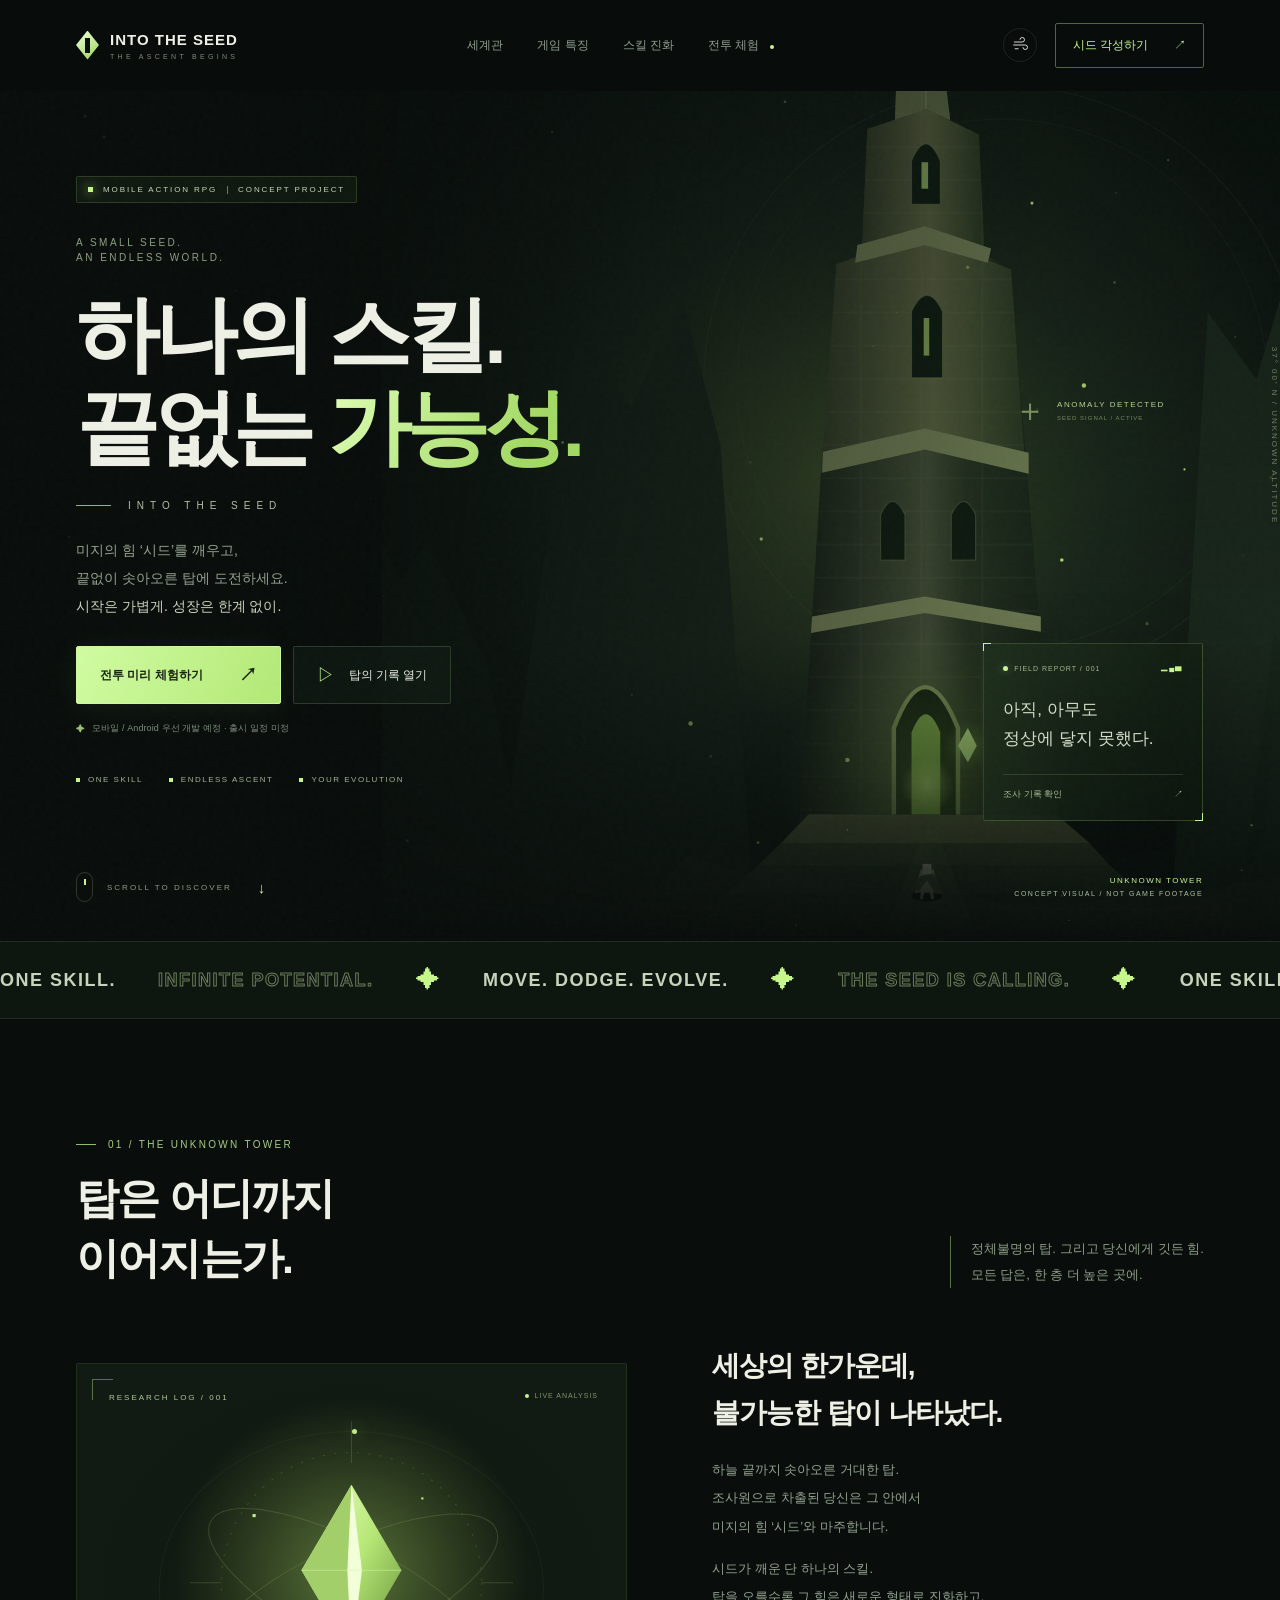
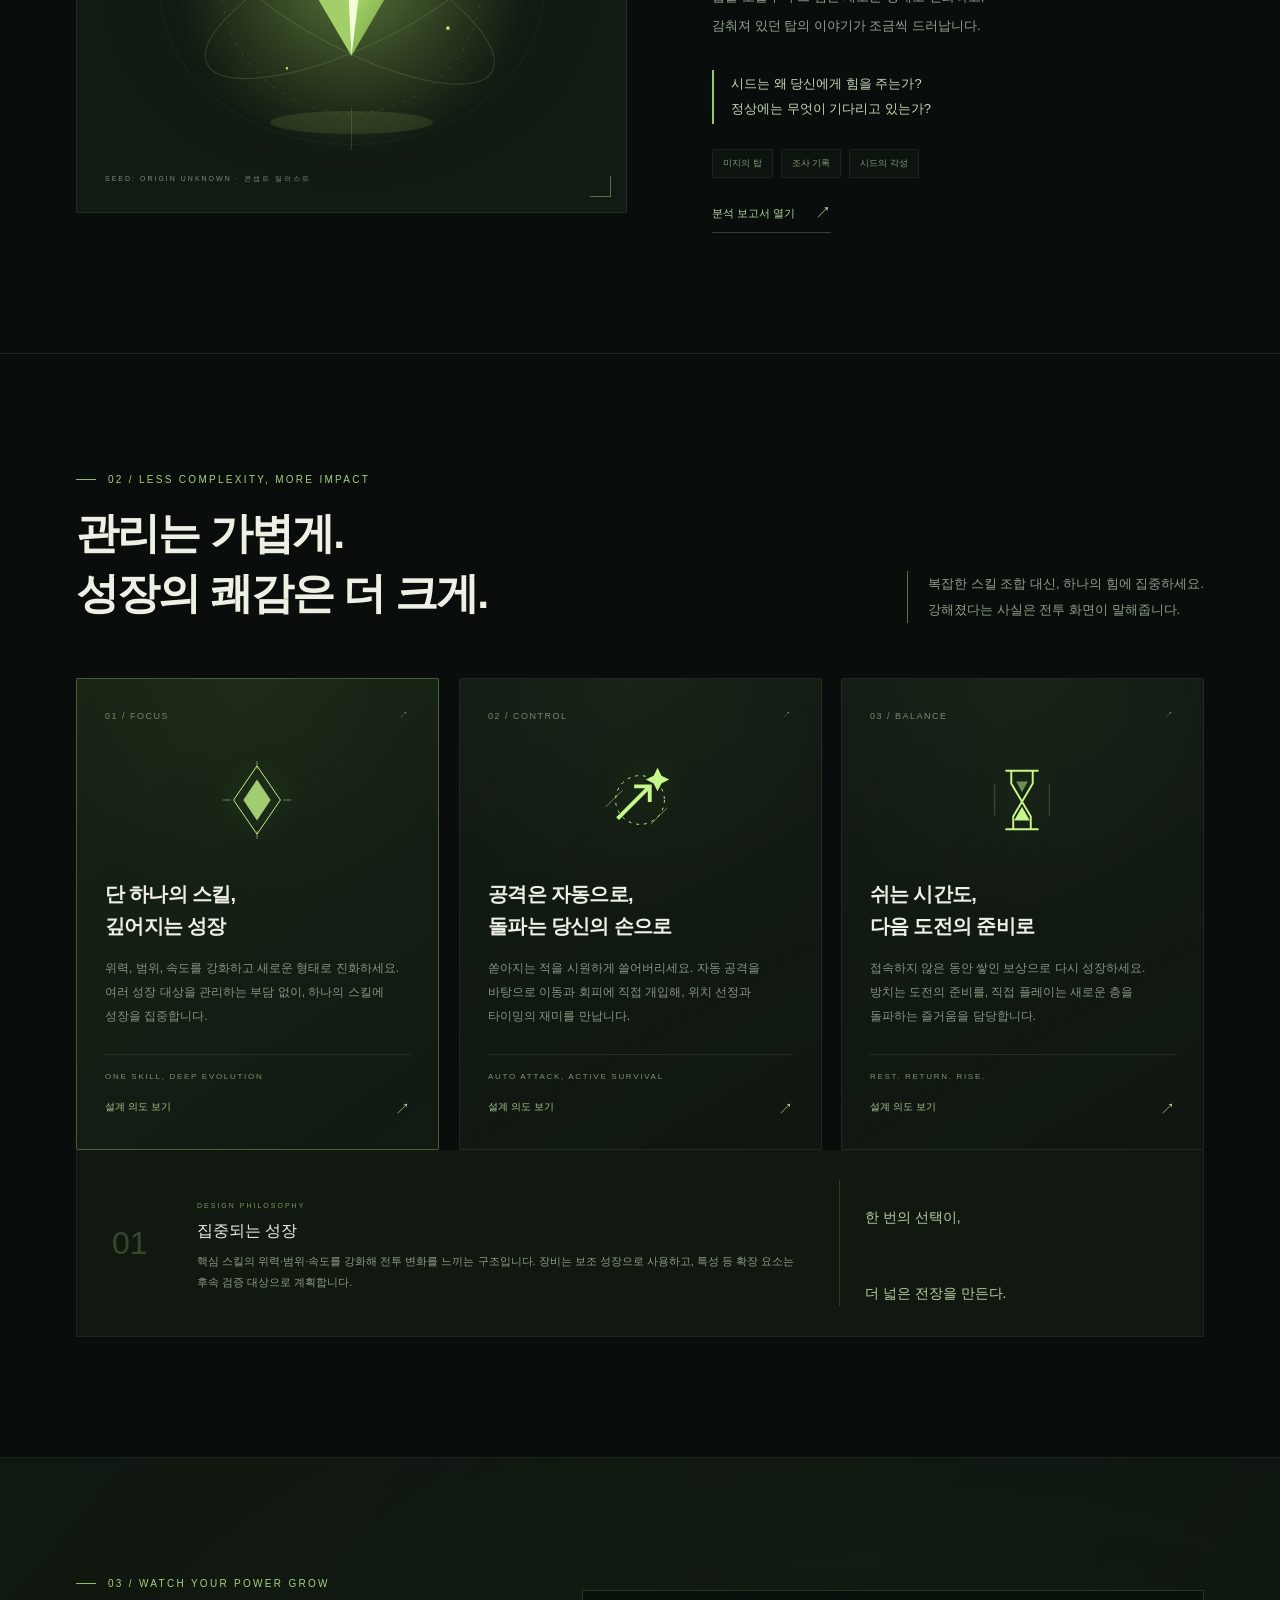
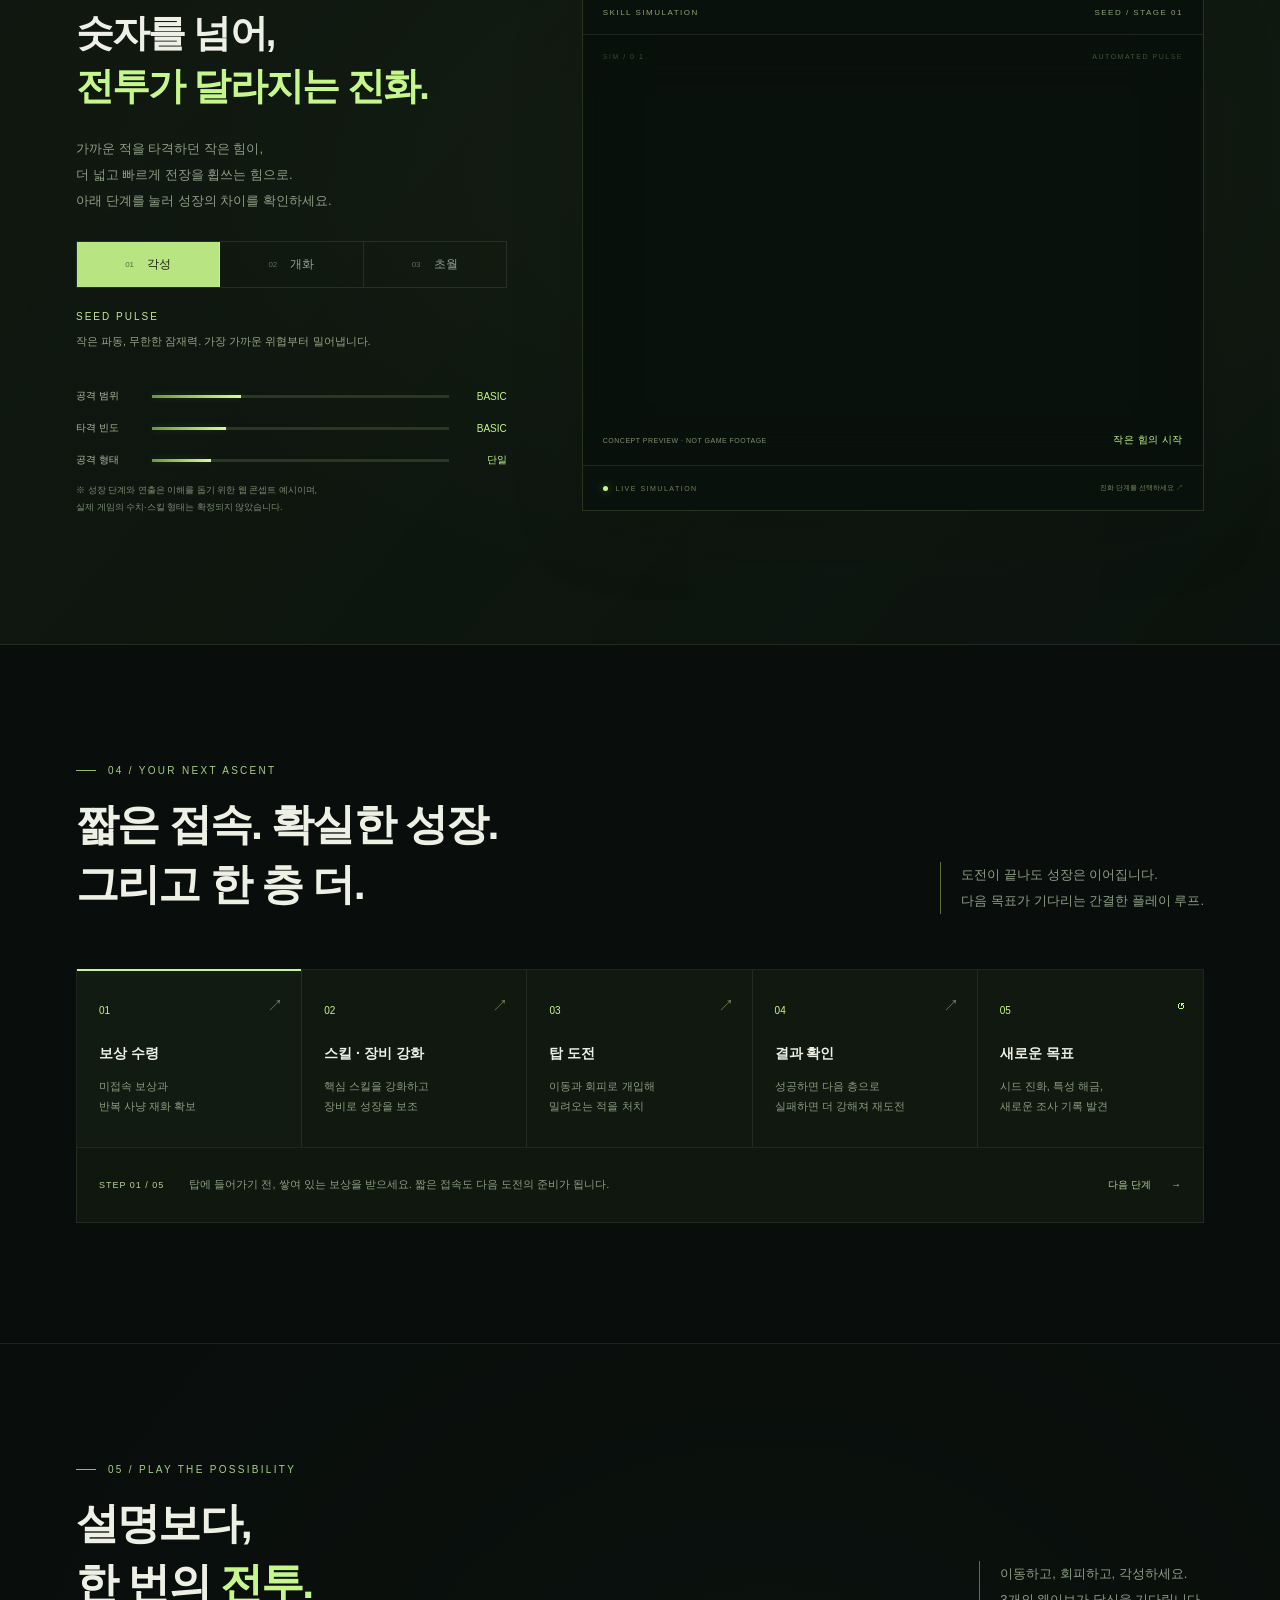
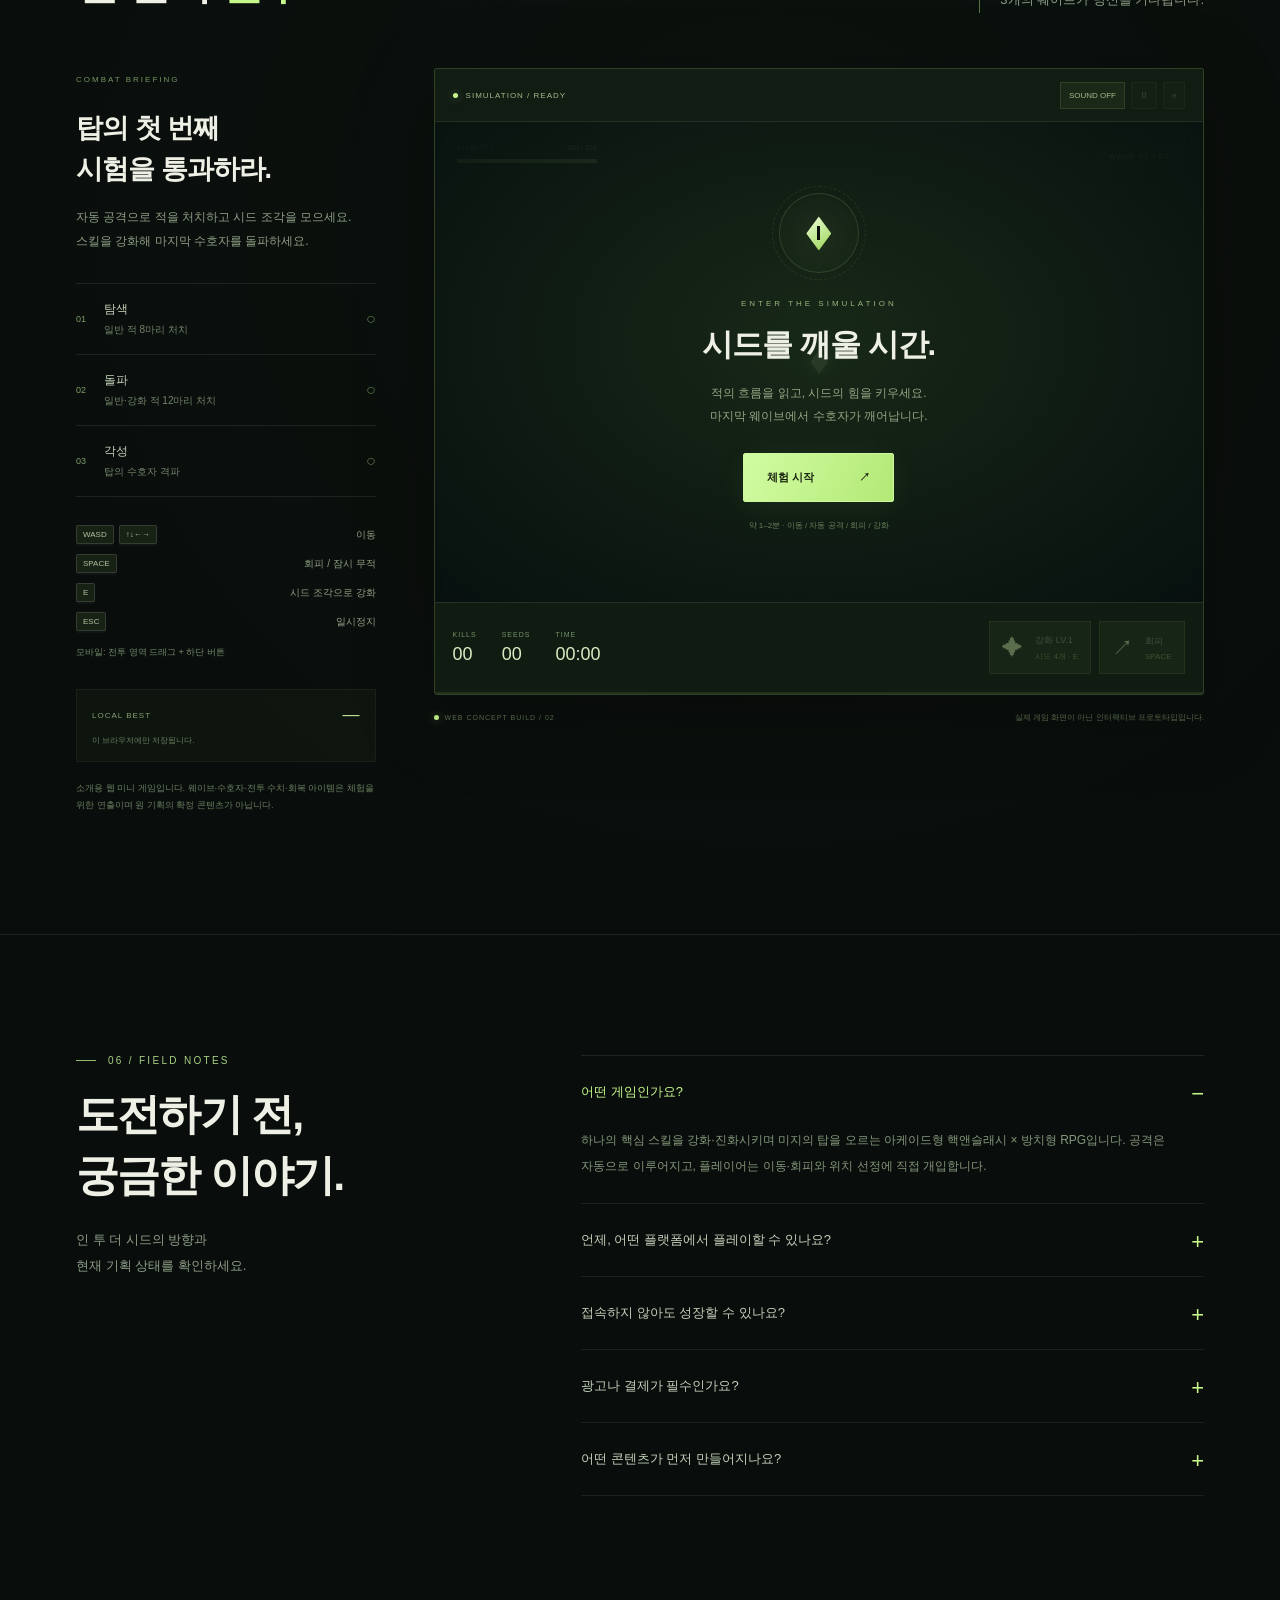
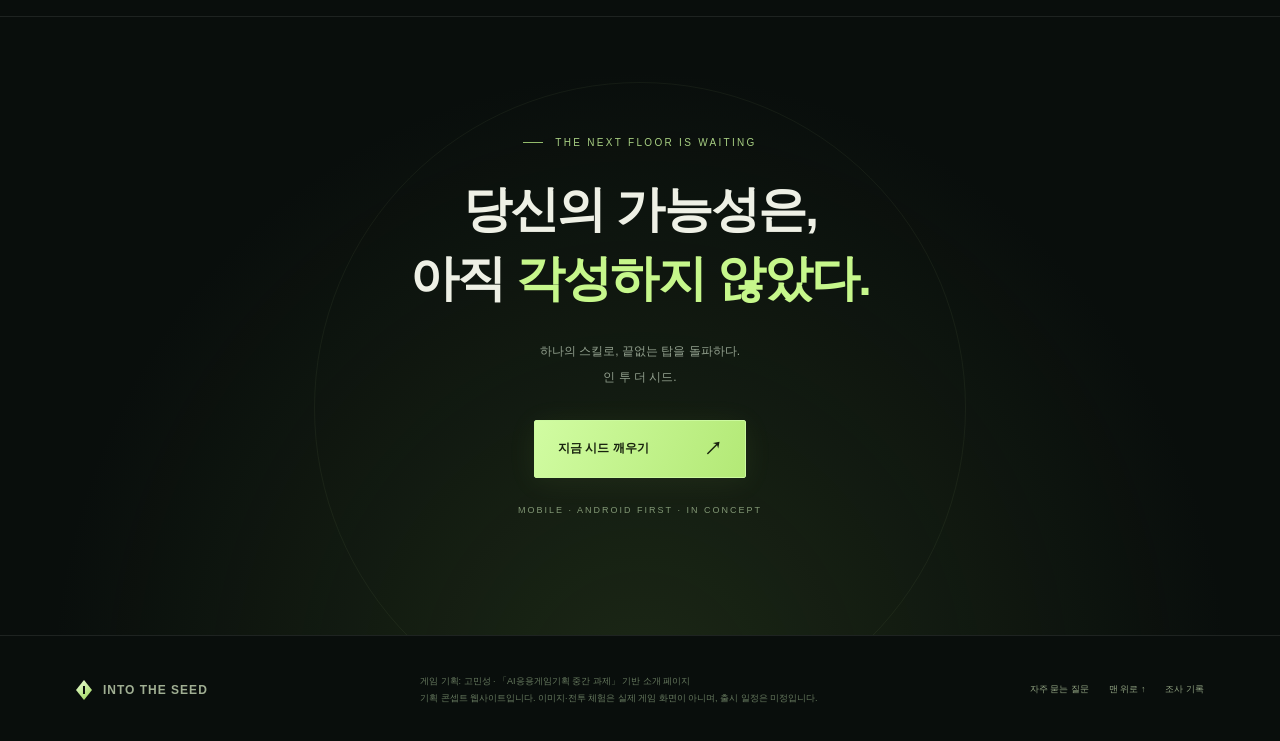
<file: index.html>
<!DOCTYPE html>
<html lang="ko">
 <head>
  <meta charset="utf-8"/>
  <meta content="width=device-width,initial-scale=1" name="viewport"/>
  <meta content="#0b100e" name="theme-color"/>
  <title>
   인 투 더 시드 — 각성의 시작
  </title>
  <meta content="단 하나의 스킬로 끝없는 탑을 돌파하다. 인 투 더 시드의 세계관, 스킬 진화, 인터랙티브 전투 체험을 만나보세요." name="description"/>
  <link href="./style.css" rel="stylesheet"/>
  <script defer="" src="./move.js">
  </script>
 </head>
 <body>
  <a class="skip-link" href="#main">
   본문으로 건너뛰기
  </a>
  <div aria-hidden="true" class="reading-progress">
   <i>
   </i>
  </div>
  <header id="site-header">
   <div class="wrap nav">
    <a aria-label="인 투 더 시드 홈" class="brand" href="#">
     <span class="mark">
     </span>
     <span>
      INTO THE SEED
      <small>
       THE ASCENT BEGINS
      </small>
     </span>
    </a>
    <nav aria-label="주요 메뉴" id="navigation">
     <a href="#world">
      세계관
     </a>
     <a href="#features">
      게임 특징
     </a>
     <a href="#evolution">
      스킬 진화
     </a>
     <a href="#demo">
      전투 체험
      <span class="nav-dot">
      </span>
     </a>
    </nav>
    <div class="nav-actions">
     <button aria-label="장식 모션 줄이기" aria-pressed="false" class="icon-button" id="motion-toggle" title="장식 모션 줄이기">
      <svg aria-hidden="true" viewbox="0 0 24 24">
       <path d="M4 8h11a3 3 0 1 0-3-3M3 12h16a3 3 0 1 1-3 3M5 17h5">
       </path>
      </svg>
     </button>
     <a class="nav-cta" href="#demo">
      시드 각성하기
      <span>
       ↗
      </span>
     </a>
     <button aria-controls="navigation" aria-expanded="false" aria-label="메뉴 열기" class="menu-btn">
      <span>
      </span>
      <span>
      </span>
     </button>
    </div>
   </div>
  </header>
  <main id="main">
   <section aria-labelledby="hero-title" class="hero">
    <canvas aria-hidden="true" id="atmosphere">
    </canvas>
    <div aria-hidden="true" class="hero-grain">
    </div>
    <div aria-hidden="true" class="hero-orbit">
    </div>
    <svg aria-label="초록빛 시드를 품고 하늘로 이어지는 신비로운 탑의 콘셉트 일러스트" class="hero-art" preserveaspectratio="xMidYMid slice" role="img" viewbox="0 0 1000 900">
     <defs>
      <radialgradient id="sky">
       <stop stop-color="#3c4e2c">
       </stop>
       <stop offset=".5" stop-color="#1a281c">
       </stop>
       <stop offset="1" stop-color="#0b120e">
       </stop>
      </radialgradient>
      <lineargradient id="stone" x1="0" x2="1">
       <stop stop-color="#172118">
       </stop>
       <stop offset=".5" stop-color="#455038">
       </stop>
       <stop offset=".65" stop-color="#273523">
       </stop>
       <stop offset="1" stop-color="#152217">
       </stop>
      </lineargradient>
      <lineargradient id="tower-front" x1="0" x2="1">
       <stop stop-color="#323d29">
       </stop>
       <stop offset=".55" stop-color="#5e6743">
       </stop>
       <stop offset="1" stop-color="#293923">
       </stop>
      </lineargradient>
      <lineargradient id="fog" x1="0" x2="0" y1="0" y2="1">
       <stop stop-color="#9abd6a" stop-opacity="0">
       </stop>
       <stop offset="1" stop-color="#9abd6a" stop-opacity=".17">
       </stop>
      </lineargradient>
      <radialgradient id="glow">
       <stop stop-color="#d1ff87" stop-opacity=".7">
       </stop>
       <stop offset=".18" stop-color="#a5e856" stop-opacity=".25">
       </stop>
       <stop offset="1" stop-color="#8aba53" stop-opacity="0">
       </stop>
      </radialgradient>
      <pattern height="30" id="brick" patternunits="userSpaceOnUse" width="55">
       <path d="M0 0H55M0 30H55M27 0V30" fill="none" stroke="#b1c18b" stroke-opacity=".09">
       </path>
      </pattern>
      <filter id="blur">
       <fegaussianblur stddeviation="16">
       </fegaussianblur>
      </filter>
      <filter id="tinyglow">
       <fegaussianblur stddeviation="3">
       </fegaussianblur>
      </filter>
     </defs>
     <rect fill="url(#sky)" height="900" width="1000">
     </rect>
     <circle cx="650" cy="365" fill="none" r="270" stroke="#91a96c" stroke-opacity=".09">
     </circle>
     <circle cx="650" cy="365" fill="none" r="240" stroke="#91a96c" stroke-opacity=".06">
     </circle>
     <path d="M180 900L265 326 315 385 360 285 395 420 430 900Z" fill="#1b2a1e">
     </path>
     <path d="M800 900L836 300 880 360 915 243 970 380 1000 900" fill="#1b2a1d">
     </path>
     <path d="M465 785L500 256 523 247 528 134 553 126 556 40 581 13 593 44 603 126 629 139 634 247 658 261 700 785Z" fill="url(#stone)">
     </path>
     <path d="M556 40L581 13 593 44 603 126 581 116 553 126Z" fill="#65704b">
     </path>
     <path d="M581 13V116" stroke="#bed58b" stroke-opacity=".35">
     </path>
     <path d="M528 134L581 116 629 139 634 247 580 230 523 247Z" fill="url(#tower-front)">
     </path>
     <path d="M500 256L580 230 658 261 671 440 580 418 486 445Z" fill="url(#tower-front)">
     </path>
     <path d="M486 445L580 418 671 440 700 785 465 785Z" fill="url(#stone)">
     </path>
     <path d="M465 785L500 256 523 247 528 134 553 126 556 40 581 13 593 44 603 126 629 139 634 247 658 261 700 785Z" fill="url(#brick)">
     </path>
     <g fill="#778459">
      <path d="M519 239L580 222 640 242 637 255 580 239 517 255Z">
      </path>
      <path d="M488 426L580 405 674 427 674 446 580 424 487 445Z">
      </path>
      <path d="M478 575L580 557 685 575 685 589 580 572 477 590Z">
      </path>
     </g>
     <g fill="#101d14" stroke="#7b8b59" stroke-opacity=".4">
      <path d="M568 163Q581 132 594 163V202H568Z">
      </path>
      <path d="M568 299Q582 270 596 299V359H568Z">
      </path>
      <path d="M540 483Q551 459 562 483V524H540Z">
      </path>
      <path d="M604 483Q615 459 626 483V524H604Z">
      </path>
     </g>
     <g fill="#c6f182">
      <rect height="24" opacity=".7" width="6" x="577" y="164">
      </rect>
      <rect height="34" opacity=".65" width="5" x="579" y="305">
      </rect>
     </g>
     <path d="M552 785V676Q580 602 610 676V785Z" fill="#0b160e" stroke="#82955c" stroke-width="4">
     </path>
     <path d="M568 777V680Q581 647 594 680V777Z" fill="#b1ed64" opacity=".7">
     </path>
     <ellipse cx="582" cy="728" fill="url(#glow)" rx="135" ry="140">
     </ellipse>
     <path d="M260 900L366 791 421 810 475 754 700 755 738 810 854 834 950 900Z" fill="#263021">
     </path>
     <path d="M475 754L700 755 729 780 450 780Z" fill="#667348">
     </path>
     <path d="M450 780H729L747 800H429Z" fill="#435334">
     </path>
     <path d="M429 800H747L777 826H401Z" fill="#35472c">
     </path>
     <path d="M401 826H777L814 859H364Z" fill="#2d3d27">
     </path>
     <path d="M580 768L528 900H642L590 768" fill="#7e9660" opacity=".16">
     </path>
     <g fill="#18261a">
      <path d="M0 900V527L44 562 70 469 106 543 130 506 184 619 238 900Z">
      </path>
      <path d="M858 900L896 590 932 648 962 531 1000 564V900Z">
      </path>
     </g>
     <path d="M0 810Q240 730 450 802T1000 788V900H0Z" fill="url(#fog)">
     </path>
     <g fill="#c5ef8b">
      <circle class="mote" cx="724" cy="366" r="2">
      </circle>
      <circle class="mote" cx="432" cy="505" r="1.5" style="animation-delay:1s">
      </circle>
      <circle class="mote" cx="760" cy="636" r="2" style="animation-delay:2s">
      </circle>
      <circle class="mote" cx="368" cy="672" r="2">
      </circle>
      <circle class="mote" cx="677" cy="201" r="1.4">
      </circle>
      <circle class="mote" cx="704" cy="524" r="1.6" style="animation-delay:3s">
      </circle>
      <circle class="mote" cx="510" cy="705" r="2">
      </circle>
      <circle cx="815" cy="442" r="1">
      </circle>
     </g>
     <g transform="translate(575,799)">
      <ellipse cx="7" cy="29" fill="#080e09" rx="14" ry="5">
      </ellipse>
      <path d="M1 5L-4 26H18L13 5" fill="#b1ba8c">
      </path>
      <rect fill="#e0e8be" height="9" width="8" x="3" y="0">
      </rect>
      <path d="M1 11L-8 24H0L7 15 15 27H22L13 9" fill="#546641">
      </path>
      <path d="M3 25L2 32M11 25L12 32" stroke="#b1ba8c" stroke-width="3">
      </path>
     </g>
     <path d="M610 692L619 676 627 692 619 707Z" fill="#d3ff9c">
     </path>
     <circle cx="619" cy="692" fill="url(#glow)" r="24">
     </circle>
    </svg>
    <div aria-hidden="true" class="hero-coordinate mono">
     37° 00′ N / UNKNOWN ALTITUDE
    </div>
    <div class="wrap hero-content">
     <div class="hero-tag">
      <span class="dot">
      </span>
      <span>
       MOBILE ACTION RPG
      </span>
      <span class="tag-separator">
      </span>
      <span>
       CONCEPT PROJECT
      </span>
     </div>
     <div class="hero-kicker mono">
      A SMALL SEED.
      <br/>
      AN ENDLESS WORLD.
     </div>
     <h1 id="hero-title">
      하나의 스킬.
      <br/>
      끝없는
      <span class="accent title-glow">
       가능성.
      </span>
     </h1>
     <div class="hero-subtitle">
      <span class="hero-rule">
      </span>
      <span class="eng-title">
       INTO THE SEED
      </span>
     </div>
     <p class="hero-copy">
      미지의 힘 ‘시드’를 깨우고,
      <br/>
      끝없이 솟아오른 탑에 도전하세요.
      <br/>
      <strong>
       시작은 가볍게. 성장은 한계 없이.
      </strong>
     </p>
     <div class="button-row">
      <a class="btn btn-primary magnetic" href="#demo">
       <span>
        전투 미리 체험하기
       </span>
       <span class="arrow">
        ↗
       </span>
      </a>
      <button class="btn btn-glass" data-open-journal="">
       <span class="play-icon">
        ▷
       </span>
       탑의 기록 열기
      </button>
     </div>
     <p class="hero-note">
      <span class="tiny-star">
       ✦
      </span>
      모바일 / Android 우선 개발 예정 · 출시 일정 미정
     </p>
     <div class="hero-bottom">
      <span>
       <i>
       </i>
       ONE SKILL
      </span>
      <span>
       <i>
       </i>
       ENDLESS ASCENT
      </span>
      <span>
       <i>
       </i>
       YOUR EVOLUTION
      </span>
     </div>
    </div>
    <div aria-hidden="true" class="tower-coordinate mono">
     <span class="crosshair">
      ＋
     </span>
     <div>
      ANOMALY DETECTED
      <small>
       SEED SIGNAL / ACTIVE
      </small>
     </div>
    </div>
    <div class="tower-card">
     <div>
      <span class="status-light">
      </span>
      <span class="mono">
       FIELD REPORT / 001
      </span>
      <span aria-hidden="true" class="card-signal">
       ▂▄▆
      </span>
     </div>
     <p>
      아직, 아무도
      <br/>
      정상에 닿지 못했다.
     </p>
     <button data-open-journal="">
      조사 기록 확인
      <span>
       ↗
      </span>
     </button>
    </div>
    <a class="scroll-cue" href="#world">
     <span class="scroll-track">
      <i>
      </i>
     </span>
     <span class="mono">
      SCROLL TO DISCOVER
     </span>
     <span>
      ↓
     </span>
    </a>
    <div class="art-caption">
     <b>
      UNKNOWN TOWER
     </b>
     <br/>
     CONCEPT VISUAL / NOT GAME FOOTAGE
    </div>
   </section>
   <div class="ticker">
    <div aria-hidden="true" class="marquee-track">
     <div class="marquee-group">
      <span>
       ONE SKILL.
      </span>
      <span class="outline-type">
       INFINITE POTENTIAL.
      </span>
      <b>
       ✦
      </b>
      <span>
       MOVE. DODGE. EVOLVE.
      </span>
      <b>
       ✦
      </b>
      <span class="outline-type">
       THE SEED IS CALLING.
      </span>
      <b>
       ✦
      </b>
     </div>
     <div class="marquee-group">
      <span>
       ONE SKILL.
      </span>
      <span class="outline-type">
       INFINITE POTENTIAL.
      </span>
      <b>
       ✦
      </b>
      <span>
       MOVE. DODGE. EVOLVE.
      </span>
      <b>
       ✦
      </b>
      <span class="outline-type">
       THE SEED IS CALLING.
      </span>
      <b>
       ✦
      </b>
     </div>
    </div>
    <span class="sr-only">
     하나의 스킬, 끝없는 가능성. 이동하고, 회피하고, 진화하세요.
    </span>
   </div>
   <section class="section wrap" id="world">
    <div class="section-heading reveal">
     <div>
      <div class="eyebrow">
       01 / THE UNKNOWN TOWER
      </div>
      <h2>
       탑은 어디까지
       <br/>
       이어지는가.
      </h2>
     </div>
     <p class="muted">
      정체불명의 탑. 그리고 당신에게 깃든 힘.
      <br/>
      모든 답은, 한 층 더 높은 곳에.
     </p>
    </div>
    <div class="world-grid">
     <div class="world-art reveal">
      <span class="image-label">
       RESEARCH LOG / 001
      </span>
      <svg aria-label="공중에 떠 있는 빛나는 시드 결정의 콘셉트 비주얼" role="img" viewbox="0 0 500 430">
       <defs>
        <radialgradient id="seedlight">
         <stop stop-color="#c4f678" stop-opacity=".4">
         </stop>
         <stop offset="1" stop-color="#a1cf56" stop-opacity="0">
         </stop>
        </radialgradient>
        <lineargradient id="crystal" x1="0" x2="1" y1="0" y2="1">
         <stop stop-color="#eeffce">
         </stop>
         <stop offset=".5" stop-color="#b6e776">
         </stop>
         <stop offset="1" stop-color="#618c36">
         </stop>
        </lineargradient>
       </defs>
       <circle cx="250" cy="202" fill="url(#seedlight)" r="170">
       </circle>
       <g fill="none" stroke="#8ba562" stroke-opacity=".25">
        <ellipse cx="250" cy="223" rx="153" ry="50" transform="rotate(-25 250 223)">
        </ellipse>
        <ellipse cx="250" cy="223" rx="153" ry="50" transform="rotate(28 250 223)">
        </ellipse>
        <circle cx="250" cy="210" r="125" stroke-dasharray="2 9">
        </circle>
        <path d="M250 55V95M250 330V370M95 210H125M375 210H405">
        </path>
       </g>
       <path d="M250 116L298 198 250 280 202 198Z" fill="url(#crystal)">
       </path>
       <path d="M250 116V280L202 198Z" fill="#a2cf69">
       </path>
       <path d="M250 116L260 198 250 280 246 198Z" fill="#f2ffd9">
       </path>
       <path d="M202 198H298" stroke="#d4faaa" stroke-opacity=".5">
       </path>
       <ellipse cx="250" cy="344" fill="#b5df6c" opacity=".12" rx="78" ry="11">
       </ellipse>
       <g fill="#c2ed8d">
        <rect height="3" width="3" x="155" y="144">
        </rect>
        <rect height="3" width="3" x="341" y="252">
        </rect>
        <rect height="2" width="2" x="317" y="128">
        </rect>
        <rect height="2" width="2" x="187" y="291">
        </rect>
       </g>
      </svg>
      <span class="image-label bottom">
       SEED: ORIGIN UNKNOWN · 콘셉트 일러스트
      </span>
      <div aria-hidden="true" class="artifact-orbit">
      </div>
      <span class="artifact-status mono">
       <i>
       </i>
       LIVE ANALYSIS
      </span>
     </div>
     <div class="world-text reveal">
      <h3>
       세상의 한가운데,
       <br/>
       불가능한 탑이 나타났다.
      </h3>
      <p>
       하늘 끝까지 솟아오른 거대한 탑.
       <br/>
       조사원으로 차출된 당신은 그 안에서
       <br/>
       미지의 힘 ‘시드’와 마주합니다.
      </p>
      <p>
       시드가 깨운 단 하나의 스킬.
       <br/>
       탑을 오를수록 그 힘은 새로운 형태로 진화하고,
       <br/>
       감춰져 있던 탑의 이야기가 조금씩 드러납니다.
      </p>
      <div class="world-question">
       시드는 왜 당신에게 힘을 주는가?
       <br/>
       정상에는 무엇이 기다리고 있는가?
      </div>
      <div class="tags">
       <span class="tag">
        미지의 탑
       </span>
       <span class="tag">
        조사 기록
       </span>
       <span class="tag">
        시드의 각성
       </span>
      </div>
      <button class="text-link" data-open-journal="">
       분석 보고서 열기
       <span>
        ↗
       </span>
      </button>
     </div>
    </div>
   </section>
   <section class="section wrap" id="features">
    <div class="section-heading reveal">
     <div>
      <div class="eyebrow">
       02 / LESS COMPLEXITY, MORE IMPACT
      </div>
      <h2>
       관리는 가볍게.
       <br/>
       성장의 쾌감은 더 크게.
      </h2>
     </div>
     <p class="muted">
      복잡한 스킬 조합 대신, 하나의 힘에 집중하세요.
      <br/>
      강해졌다는 사실은 전투 화면이 말해줍니다.
     </p>
    </div>
    <div class="features">
     <article class="card reveal is-selected" data-feature="0">
      <div class="card-top">
       <span>
        01 / FOCUS
       </span>
       <span>
        ↗
       </span>
      </div>
      <div class="feature-icon">
       <svg fill="none" viewbox="0 0 80 80">
        <path d="M40 5L64 40 40 75 16 40Z" stroke="currentColor">
        </path>
        <path d="M40 19L54 40 40 61 26 40Z" fill="currentColor" opacity=".8">
        </path>
        <path d="M5 40H13M67 40H75M40 0V8M40 72V80" opacity=".5" stroke="currentColor">
        </path>
       </svg>
      </div>
      <h3>
       단 하나의 스킬,
       <br/>
       깊어지는 성장
      </h3>
      <p>
       위력, 범위, 속도를 강화하고 새로운 형태로 진화하세요. 여러 성장 대상을 관리하는 부담 없이, 하나의 스킬에 성장을 집중합니다.
      </p>
      <div class="card-foot">
       ONE SKILL, DEEP EVOLUTION
      </div>
      <button aria-controls="feature-detail" aria-expanded="true" class="feature-more" data-feature-select="0">
       설계 의도 보기
       <span>
        ↗
       </span>
      </button>
     </article>
     <article class="card reveal" data-feature="1">
      <div class="card-top">
       <span>
        02 / CONTROL
       </span>
       <span>
        ↗
       </span>
      </div>
      <div class="feature-icon">
       <svg fill="none" viewbox="0 0 80 80">
        <circle cx="40" cy="40" r="25" stroke="currentColor" stroke-dasharray="3 5">
        </circle>
        <path d="M17 59L50 26M34 26H50V42" stroke="currentColor" stroke-width="4">
        </path>
        <path d="M5 47L22 30M51 65L68 48" opacity=".5" stroke="currentColor">
        </path>
        <path d="M58 7L62 15 70 19 62 23 58 31 54 23 46 19 54 15Z" fill="currentColor">
        </path>
       </svg>
      </div>
      <h3>
       공격은 자동으로,
       <br/>
       돌파는 당신의 손으로
      </h3>
      <p>
       쏟아지는 적을 시원하게 쓸어버리세요. 자동 공격을 바탕으로 이동과 회피에 직접 개입해, 위치 선정과 타이밍의 재미를 만납니다.
      </p>
      <div class="card-foot">
       AUTO ATTACK, ACTIVE SURVIVAL
      </div>
      <button aria-controls="feature-detail" aria-expanded="false" class="feature-more" data-feature-select="1">
       설계 의도 보기
       <span>
        ↗
       </span>
      </button>
     </article>
     <article class="card reveal" data-feature="2">
      <div class="card-top">
       <span>
        03 / BALANCE
       </span>
       <span>
        ↗
       </span>
      </div>
      <div class="feature-icon">
       <svg fill="none" viewbox="0 0 80 80">
        <path d="M23 10H57M23 70H57M29 10V23L49 57V70M51 10V23L31 57V70" stroke="currentColor" stroke-width="2">
        </path>
        <path d="M32 61L40 47 48 61Z" fill="currentColor">
        </path>
        <path d="M34 21H46L40 32Z" fill="currentColor" opacity=".5">
        </path>
        <path d="M12 24V56M68 24V56" opacity=".25" stroke="currentColor">
        </path>
       </svg>
      </div>
      <h3>
       쉬는 시간도,
       <br/>
       다음 도전의 준비로
      </h3>
      <p>
       접속하지 않은 동안 쌓인 보상으로 다시 성장하세요. 방치는 도전의 준비를, 직접 플레이는 새로운 층을 돌파하는 즐거움을 담당합니다.
      </p>
      <div class="card-foot">
       REST. RETURN. RISE.
      </div>
      <button aria-controls="feature-detail" aria-expanded="false" class="feature-more" data-feature-select="2">
       설계 의도 보기
       <span>
        ↗
       </span>
      </button>
     </article>
    </div>
    <div aria-label="선택한 게임 특징" aria-live="polite" class="feature-detail" id="feature-detail" role="region">
     <span class="detail-index mono" id="feature-index">
      01
     </span>
     <div>
      <span class="mono detail-caption">
       DESIGN PHILOSOPHY
      </span>
      <h3 id="feature-title">
       집중되는 성장
      </h3>
      <p id="feature-description">
       핵심 스킬의 위력·범위·속도를 강화해 전투 변화를 느끼는 구조입니다. 장비는 보조 성장으로 사용하고, 특성 등 확장 요소는 후속 검증 대상으로 계획합니다.
      </p>
     </div>
     <blockquote id="feature-quote">
      한 번의 선택이,
      <br/>
      더 넓은 전장을 만든다.
     </blockquote>
    </div>
   </section>
   <section class="section evolution" id="evolution">
    <div class="wrap evo-layout">
     <div class="evo-text reveal">
      <div class="eyebrow">
       03 / WATCH YOUR POWER GROW
      </div>
      <h2>
       숫자를 넘어,
       <br/>
       <span class="accent">
        전투가 달라지는 진화.
       </span>
      </h2>
      <p class="muted">
       가까운 적을 타격하던 작은 힘이,
       <br/>
       더 넓고 빠르게 전장을 휩쓰는 힘으로.
       <br/>
       아래 단계를 눌러 성장의 차이를 확인하세요.
      </p>
      <div aria-label="스킬 성장 단계" class="evo-tabs" role="tablist">
       <button aria-controls="evo-panel" aria-selected="true" class="evo-tab" data-stage="0" id="tab-seed" role="tab">
        <small>
         01
        </small>
        각성
       </button>
       <button aria-controls="evo-panel" aria-selected="false" class="evo-tab" data-stage="1" id="tab-bloom" role="tab" tabindex="-1">
        <small>
         02
        </small>
        개화
       </button>
       <button aria-controls="evo-panel" aria-selected="false" class="evo-tab" data-stage="2" id="tab-awaken" role="tab" tabindex="-1">
        <small>
         03
        </small>
        초월
       </button>
      </div>
      <div aria-live="polite" class="evo-description">
       <span class="mono" id="skill-name">
        SEED PULSE
       </span>
       <p id="skill-description">
        작은 파동, 무한한 잠재력. 가장 가까운 위협부터 밀어냅니다.
       </p>
      </div>
      <div class="stats">
       <div class="stat">
        <span>
         공격 범위
        </span>
        <div class="bar">
         <i id="range-bar" style="width:30%">
         </i>
        </div>
        <span class="stat-value" id="range-text">
         BASIC
        </span>
       </div>
       <div class="stat">
        <span>
         타격 빈도
        </span>
        <div class="bar">
         <i id="speed-bar" style="width:25%">
         </i>
        </div>
        <span class="stat-value" id="speed-text">
         BASIC
        </span>
       </div>
       <div class="stat">
        <span>
         공격 형태
        </span>
        <div class="bar">
         <i id="form-bar" style="width:20%">
         </i>
        </div>
        <span class="stat-value" id="form-text">
         단일
        </span>
       </div>
      </div>
      <p class="evo-disclaimer">
       ※ 성장 단계와 연출은 이해를 돕기 위한 웹 콘셉트 예시이며,
       <br/>
       실제 게임의 수치·스킬 형태는 확정되지 않았습니다.
      </p>
     </div>
     <div aria-labelledby="tab-seed" class="arena-panel reveal" id="evo-panel" role="tabpanel">
      <div class="panel-head">
       <span>
        SKILL SIMULATION
       </span>
       <span id="evo-state">
        SEED / LV.01
       </span>
      </div>
      <div class="arena-stage">
       <canvas aria-label="선택한 성장 단계의 스킬 파동 시각화" id="evolution-canvas" role="img">
       </canvas>
       <div aria-hidden="true" class="sim-coordinates mono">
        <span>
         SIM / 0
         <span id="sim-stage">
          1
         </span>
        </span>
        <span>
         AUTOMATED PULSE
        </span>
       </div>
       <div class="arena-caption">
        <span>
         CONCEPT PREVIEW · NOT GAME FOOTAGE
        </span>
        <b id="evo-caption">
         작은 힘의 시작
        </b>
       </div>
      </div>
      <div class="sim-footer">
       <span class="status-light">
       </span>
       <span class="mono">
        LIVE SIMULATION
       </span>
       <span class="mono">
        진화 단계를 선택하세요 ↗
       </span>
      </div>
     </div>
    </div>
   </section>
   <section class="section wrap" id="loop">
    <div class="section-heading reveal">
     <div>
      <div class="eyebrow">
       04 / YOUR NEXT ASCENT
      </div>
      <h2>
       짧은 접속. 확실한 성장.
       <br/>
       그리고 한 층 더.
      </h2>
     </div>
     <p class="muted">
      도전이 끝나도 성장은 이어집니다.
      <br/>
      다음 목표가 기다리는 간결한 플레이 루프.
     </p>
    </div>
    <div class="loop reveal">
     <article class="loop-step active">
      <span class="num">
       01
      </span>
      <h3>
       보상 수령
      </h3>
      <p>
       미접속 보상과
       <br/>
       반복 사냥 재화 확보
      </p>
      <button aria-label="보상 수령 상세 보기" aria-pressed="true" class="step-select" data-step="0">
      </button>
     </article>
     <article class="loop-step">
      <span class="num">
       02
      </span>
      <h3>
       스킬 · 장비 강화
      </h3>
      <p>
       핵심 스킬을 강화하고
       <br/>
       장비로 성장을 보조
      </p>
      <button aria-label="스킬 · 장비 강화 상세 보기" aria-pressed="false" class="step-select" data-step="1">
      </button>
     </article>
     <article class="loop-step">
      <span class="num">
       03
      </span>
      <h3>
       탑 도전
      </h3>
      <p>
       이동과 회피로 개입해
       <br/>
       밀려오는 적을 처치
      </p>
      <button aria-label="탑 도전 상세 보기" aria-pressed="false" class="step-select" data-step="2">
      </button>
     </article>
     <article class="loop-step">
      <span class="num">
       04
      </span>
      <h3>
       결과 확인
      </h3>
      <p>
       성공하면 다음 층으로
       <br/>
       실패하면 더 강해져 재도전
      </p>
      <button aria-label="결과 확인 상세 보기" aria-pressed="false" class="step-select" data-step="3">
      </button>
     </article>
     <article class="loop-step">
      <span class="num">
       05
      </span>
      <h3>
       새로운 목표
      </h3>
      <p>
       시드 진화, 특성 해금,
       <br/>
       새로운 조사 기록 발견
      </p>
      <button aria-label="새로운 목표 상세 보기" aria-pressed="false" class="step-select" data-step="4">
      </button>
     </article>
    </div>
    <div class="loop-detail">
     <span class="mono" id="loop-counter">
      STEP 01 / 05
     </span>
     <p aria-live="polite" id="loop-description">
      탑에 들어가기 전, 쌓여 있는 보상을 받으세요. 짧은 접속도 다음 도전의 준비가 됩니다.
     </p>
     <button aria-label="다음 플레이 단계 보기" id="loop-next">
      다음 단계
      <span>
       →
      </span>
     </button>
    </div>
   </section>
   <section class="section demo-section" id="demo">
    <div class="wrap">
     <div class="section-heading reveal">
      <div>
       <div class="eyebrow">
        05 / PLAY THE POSSIBILITY
       </div>
       <h2>
        설명보다,
        <br/>
        한 번의
        <span class="accent">
         전투.
        </span>
       </h2>
      </div>
      <p class="muted">
       이동하고, 회피하고, 각성하세요.
       <br/>
       3개의 웨이브가 당신을 기다립니다.
      </p>
     </div>
     <div class="combat-layout">
      <aside class="combat-guide reveal">
       <span class="mono mini-label">
        COMBAT BRIEFING
       </span>
       <h3>
        탑의 첫 번째
        <br/>
        시험을 통과하라.
       </h3>
       <p>
        자동 공격으로 적을 처치하고 시드 조각을 모으세요. 스킬을 강화해 마지막 수호자를 돌파하세요.
       </p>
       <div class="mission-list">
        <div>
         <span class="mono">
          01
         </span>
         <div>
          <b>
           탐색
          </b>
          <small>
           일반 적 8마리 처치
          </small>
         </div>
         <span class="mission-check" id="mission-1">
          ○
         </span>
        </div>
        <div>
         <span class="mono">
          02
         </span>
         <div>
          <b>
           돌파
          </b>
          <small>
           일반·강화 적 12마리 처치
          </small>
         </div>
         <span class="mission-check" id="mission-2">
          ○
         </span>
        </div>
        <div>
         <span class="mono">
          03
         </span>
         <div>
          <b>
           각성
          </b>
          <small>
           탑의 수호자 격파
          </small>
         </div>
         <span class="mission-check" id="mission-3">
          ○
         </span>
        </div>
       </div>
       <div class="control-guide">
        <div>
         <kbd>
          WASD
         </kbd>
         <kbd>
          ↑↓←→
         </kbd>
         <span>
          이동
         </span>
        </div>
        <div>
         <kbd>
          SPACE
         </kbd>
         <span>
          회피 / 잠시 무적
         </span>
        </div>
        <div>
         <kbd>
          E
         </kbd>
         <span>
          시드 조각으로 강화
         </span>
        </div>
        <div>
         <kbd>
          ESC
         </kbd>
         <span>
          일시정지
         </span>
        </div>
        <p>
         모바일: 전투 영역 드래그 + 하단 버튼
        </p>
       </div>
       <div class="best-record">
        <span class="mono">
         LOCAL BEST
        </span>
        <strong id="best-record">
         —
        </strong>
        <small>
         이 브라우저에만 저장됩니다.
        </small>
       </div>
       <p class="demo-disclaimer">
        소개용 웹 미니 게임입니다. 웨이브·수호자·전투 수치·회복 아이템은 체험을 위한 연출이며 원 기획의 확정 콘텐츠가 아닙니다.
       </p>
      </aside>
      <div class="combat-main reveal">
       <div class="demo-box">
        <div class="demo-head">
         <span>
          <i class="status-light">
          </i>
          <span aria-live="polite" id="game-status">
           SIMULATION / READY
          </span>
         </span>
         <div>
          <button aria-label="효과음 켜기" aria-pressed="false" class="hud-button" id="sound-toggle">
           SOUND OFF
          </button>
          <button aria-label="전투 일시정지" class="hud-button" disabled="" id="pause">
           Ⅱ
          </button>
          <button aria-label="전투 다시 시작" class="hud-button" disabled="" id="restart">
           ↺
          </button>
         </div>
        </div>
        <div class="game-stage">
         <canvas aria-label="자동 공격 전투 체험. 시작 후 방향키 또는 WASD 이동, 스페이스 회피, E 강화, Escape 일시정지. 모바일은 전투 영역을 드래그하세요." id="game" tabindex="0">
         </canvas>
         <div aria-hidden="true" class="game-hud">
          <div class="hp-group">
           <span class="mono">
            VITALITY
            <b id="game-hp">
             100 / 100
            </b>
           </span>
           <div class="health-track">
            <i id="health-fill">
            </i>
           </div>
          </div>
          <div class="wave-badge mono" id="wave-label">
           WAVE 01 / 03
          </div>
         </div>
         <div class="boss-health" hidden="" id="boss-health">
          <span class="mono">
           THE GUARDIAN
           <b id="boss-hp-text">
            100%
           </b>
          </span>
          <div>
           <i id="boss-fill">
           </i>
          </div>
         </div>
         <div aria-live="polite" class="wave-announcement" id="wave-announcement">
         </div>
         <div class="game-overlay" id="game-overlay">
          <div aria-hidden="true" class="overlay-insignia">
           <span class="mark">
           </span>
          </div>
          <span class="mono overlay-kicker" id="overlay-kicker">
           ENTER THE SIMULATION
          </span>
          <h3 id="overlay-title">
           시드를 깨울 시간.
          </h3>
          <p id="overlay-desc">
           적의 흐름을 읽고, 시드의 힘을 키우세요.
           <br/>
           마지막 웨이브에서 수호자가 깨어납니다.
          </p>
          <button class="btn btn-primary" id="start-game">
           체험 시작
           <span>
            ↗
           </span>
          </button>
          <small>
           약 1–2분 · 이동 / 자동 공격 / 회피 / 강화
          </small>
         </div>
        </div>
        <div class="game-toolbar">
         <div class="game-metrics">
          <div>
           <span class="mono">
            KILLS
           </span>
           <b id="game-score">
            00
           </b>
          </div>
          <div>
           <span class="mono">
            SEEDS
           </span>
           <b id="seed-count">
            00
           </b>
          </div>
          <div>
           <span class="mono">
            TIME
           </span>
           <b id="game-time">
            00:00
           </b>
          </div>
         </div>
         <div class="combat-buttons">
          <button disabled="" id="upgrade">
           <span>
            ✦
           </span>
           <span id="upgrade-label">
            강화 LV.1
            <small>
             시드 4개
            </small>
           </span>
          </button>
          <button disabled="" id="dodge">
           <span>
            ↗
           </span>
           <span id="dodge-label">
            회피
            <small>
             SPACE
            </small>
           </span>
          </button>
         </div>
        </div>
        <div aria-hidden="true" class="wave-progress">
         <i id="wave-progress-fill">
         </i>
        </div>
       </div>
       <div class="combat-bottom">
        <span class="mono">
         <span class="status-light">
         </span>
         WEB CONCEPT BUILD / 02
        </span>
        <span>
         실제 게임 화면이 아닌 인터랙티브 프로토타입입니다.
        </span>
       </div>
       <noscript>
        <p class="muted">
         전투 체험을 이용하려면 브라우저의 JavaScript를 활성화해 주세요.
        </p>
       </noscript>
      </div>
     </div>
    </div>
   </section>
   <section class="section wrap" id="faq">
    <div class="faq-layout">
     <div class="reveal">
      <div class="eyebrow">
       06 / FIELD NOTES
      </div>
      <h2>
       도전하기 전,
       <br/>
       궁금한 이야기.
      </h2>
      <p class="muted" style="margin-top:22px">
       인 투 더 시드의 방향과
       <br/>
       현재 기획 상태를 확인하세요.
      </p>
     </div>
     <div class="reveal">
      <details open="">
       <summary>
        어떤 게임인가요?
       </summary>
       <p>
        하나의 핵심 스킬을 강화·진화시키며 미지의 탑을 오르는 아케이드형 핵앤슬래시 × 방치형 RPG입니다. 공격은 자동으로 이루어지고, 플레이어는 이동·회피와 위치 선정에 직접 개입합니다.
       </p>
      </details>
      <details>
       <summary>
        언제, 어떤 플랫폼에서 플레이할 수 있나요?
       </summary>
       <p>
        모바일 게임으로 Android 우선 개발을 계획하고 있습니다. 현재 제공된 문서는 기획 및 MVP 제안 단계이며, 출시일과 스토어 링크는 확정되지 않았습니다. 이 페이지의 체험은 소개용 웹 미니 데모입니다.
       </p>
      </details>
      <details>
       <summary>
        접속하지 않아도 성장할 수 있나요?
       </summary>
       <p>
        미접속 동안 쌓인 방치 보상을 받아 스킬 강화와 다음 도전을 준비하는 구조입니다. 방치는 준비를, 직접 플레이는 탑 돌파를 담당하도록 설계합니다. 누적 보상 한도와 세부 수치는 아직 확정되지 않았습니다.
       </p>
      </details>
      <details>
       <summary>
        광고나 결제가 필수인가요?
       </summary>
       <p>
        기획상 무료 다운로드를 바탕으로 하며, 기본적인 탑 진행은 광고 시청이나 결제 없이도 가능하도록 계획하고 있습니다. 보상형 광고와 인앱결제를 검토하지만 실제 연동은 후속 검증 단계입니다. 전투 중 광고 노출은 계획하지 않습니다.
       </p>
      </details>
      <details>
       <summary>
        어떤 콘텐츠가 먼저 만들어지나요?
       </summary>
       <p>
        MVP에서는 캐릭터 1종과 핵심 스킬 1종, 위력·범위·속도 강화, 짧은 탑 구간, 이동·회피, 기본 보상과 로컬 저장 등을 검증할 예정입니다. 세부 수량은 제안값이며, 특성·장비·조사 기록 확장은 후속 단계로 계획하고 있습니다.
       </p>
      </details>
     </div>
    </div>
   </section>
   <section class="end-section">
    <div class="eyebrow">
     THE NEXT FLOOR IS WAITING
    </div>
    <h2>
     당신의 가능성은,
     <br/>
     아직
     <span class="accent">
      각성하지 않았다.
     </span>
    </h2>
    <p>
     하나의 스킬로, 끝없는 탑을 돌파하다.
     <br/>
     인 투 더 시드.
    </p>
    <a class="btn btn-primary" href="#demo">
     지금 시드 깨우기
     <span class="arrow">
      ↗
     </span>
    </a>
    <div class="mono" style="font-size:9px;letter-spacing:2px;color:#829875;margin-top:27px">
     MOBILE · ANDROID FIRST · IN CONCEPT
    </div>
   </section>
  </main>
  <footer class="footer">
   <div class="wrap footer-row">
    <a class="brand" href="#">
     <span class="mark">
     </span>
     INTO THE SEED
    </a>
    <small>
     게임 기획: 고민성 · 「AI응용게임기획 중간 과제」 기반 소개 페이지
     <br/>
     기획 콘셉트 웹사이트입니다. 이미지·전투 체험은 실제 게임 화면이 아니며, 출시 일정은 미정입니다.
    </small>
    <div class="footer-links">
     <a href="#faq">
      자주 묻는 질문
     </a>
     <a href="#hero-title">
      맨 위로 ↑
     </a>
     <button class="text-link" data-open-journal="">
      조사 기록
     </button>
    </div>
   </div>
  </footer>
  <button aria-label="맨 위로 이동" class="back-to-top" id="back-to-top">
   ↑
   <svg aria-hidden="true" viewbox="0 0 44 44">
    <circle cx="22" cy="22" r="19">
    </circle>
   </svg>
  </button>
  <div aria-live="polite" class="toast" id="toast" role="status">
  </div>
  <dialog aria-labelledby="journal-title" class="journal" id="journal-dialog">
   <div class="journal-top">
    <span class="mono">
     CLASSIFIED / FIELD ARCHIVE
    </span>
    <button aria-label="조사 기록 닫기" class="icon-button" id="close-journal">
     ×
    </button>
   </div>
   <div class="journal-body">
    <div class="journal-sidebar">
     <span class="mark">
     </span>
     <span class="mono">
      SEED
      <br/>
      RESEARCH
      <br/>
      DIVISION
     </span>
     <div aria-label="조사 기록" role="tablist">
      <button aria-controls="journal-panel" aria-selected="true" data-log="0" id="log-tab-0" role="tab">
       001
       <span>
        이상 현상
       </span>
      </button>
      <button aria-controls="journal-panel" aria-selected="false" data-log="1" id="log-tab-1" role="tab" tabindex="-1">
       002
       <span>
        시드
       </span>
      </button>
      <button aria-controls="journal-panel" aria-selected="false" data-log="2" id="log-tab-2" role="tab" tabindex="-1">
       003
       <span>
        등반 지침
       </span>
      </button>
     </div>
     <small>
      세계관 기반 웹 각색
      <br/>
      게임 내 원문이 아닙니다.
     </small>
    </div>
    <div aria-labelledby="log-tab-0" class="journal-content" id="journal-panel" role="tabpanel" tabindex="0">
     <span class="mono" id="journal-number">
      ENTRY 001 / ANOMALY
     </span>
     <h2 id="journal-title">
      하늘을 가르는 탑.
     </h2>
     <div aria-hidden="true" class="journal-visual">
      <span class="journal-tower">
      </span>
      <i>
      </i>
     </div>
     <p id="journal-text">
      어느 날, 세상의 한가운데 거대한 탑이 나타났다. 끝을 확인할 수 없는 높이. 안으로 들어간 조사원들은 그 안에서 새로운 힘과 마주한다. 당신도 그중 한 사람이다.
     </p>
     <div class="journal-note">
      <span class="status-light">
      </span>
      <span id="journal-note">
       조사 목표: 탑의 내부를 탐색하고 기원을 추적할 것.
      </span>
     </div>
    </div>
   </div>
  </dialog>
 </body>
</html>
</file>
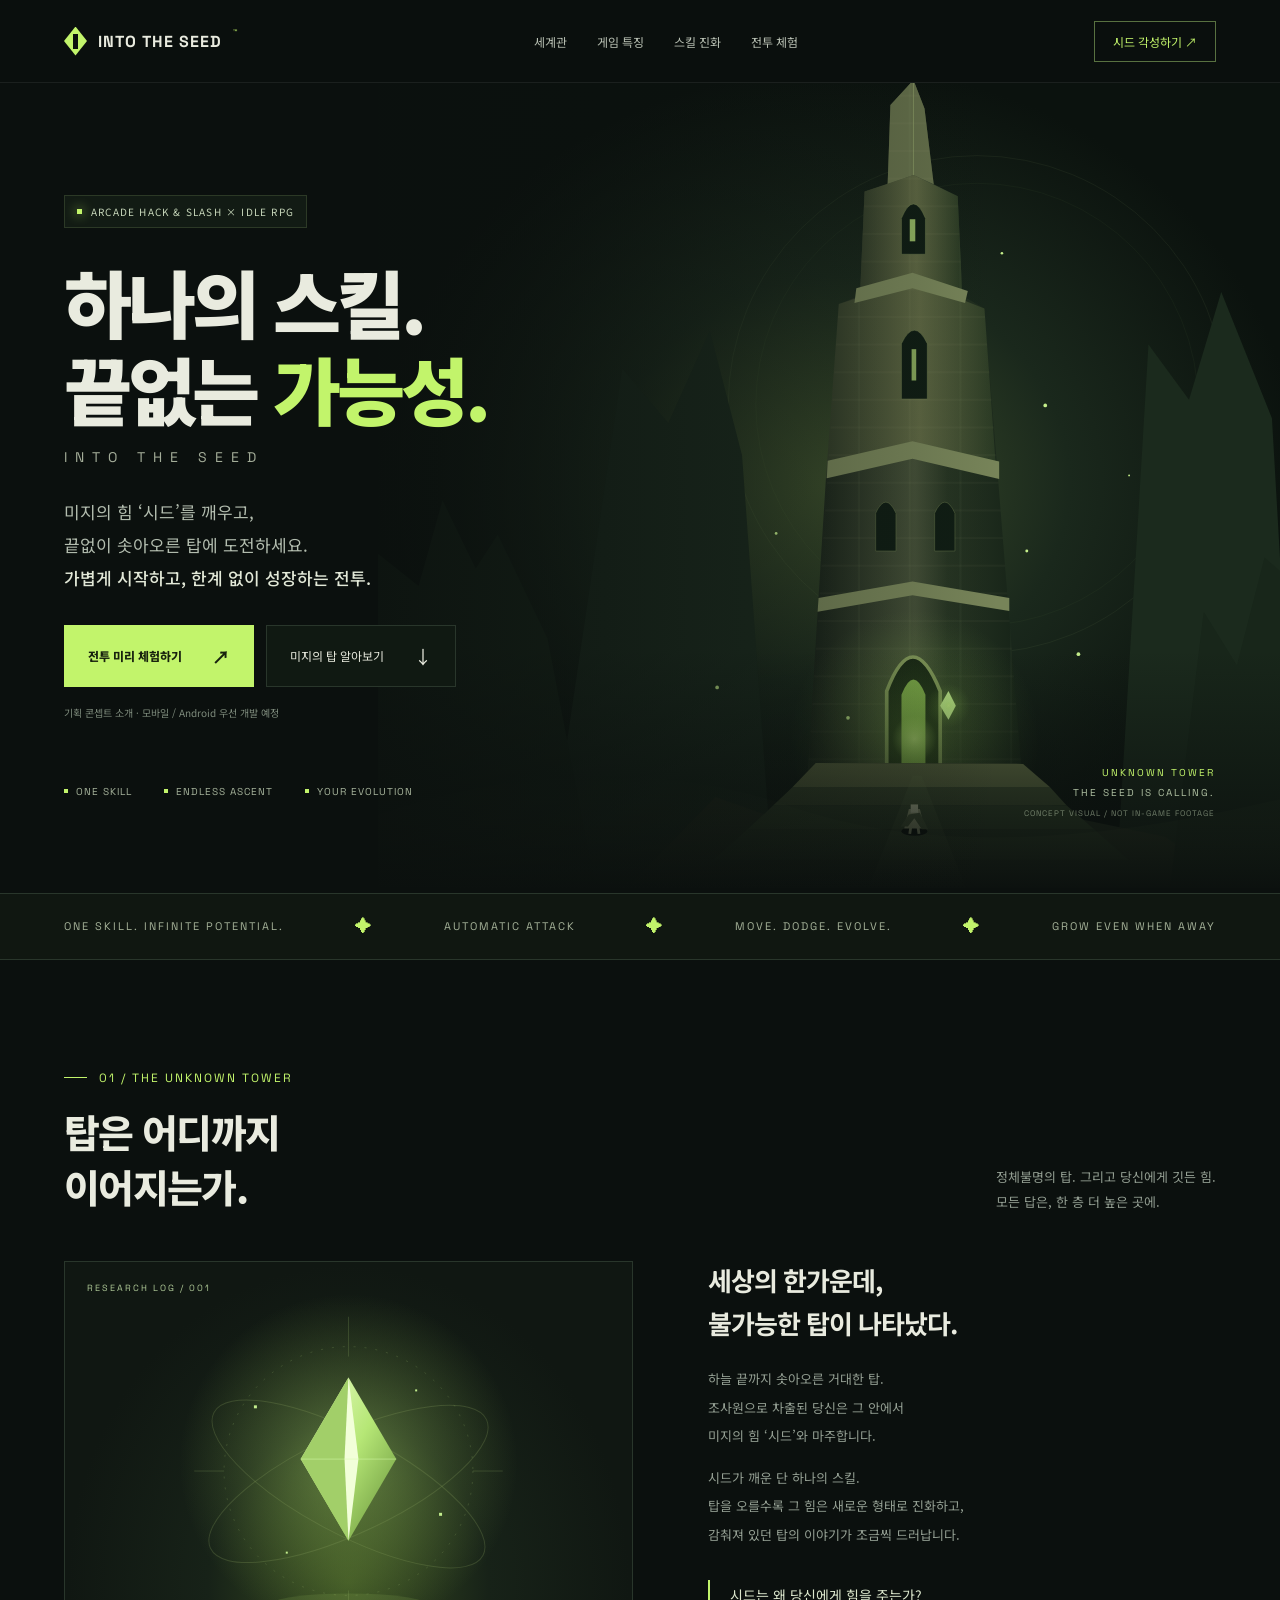
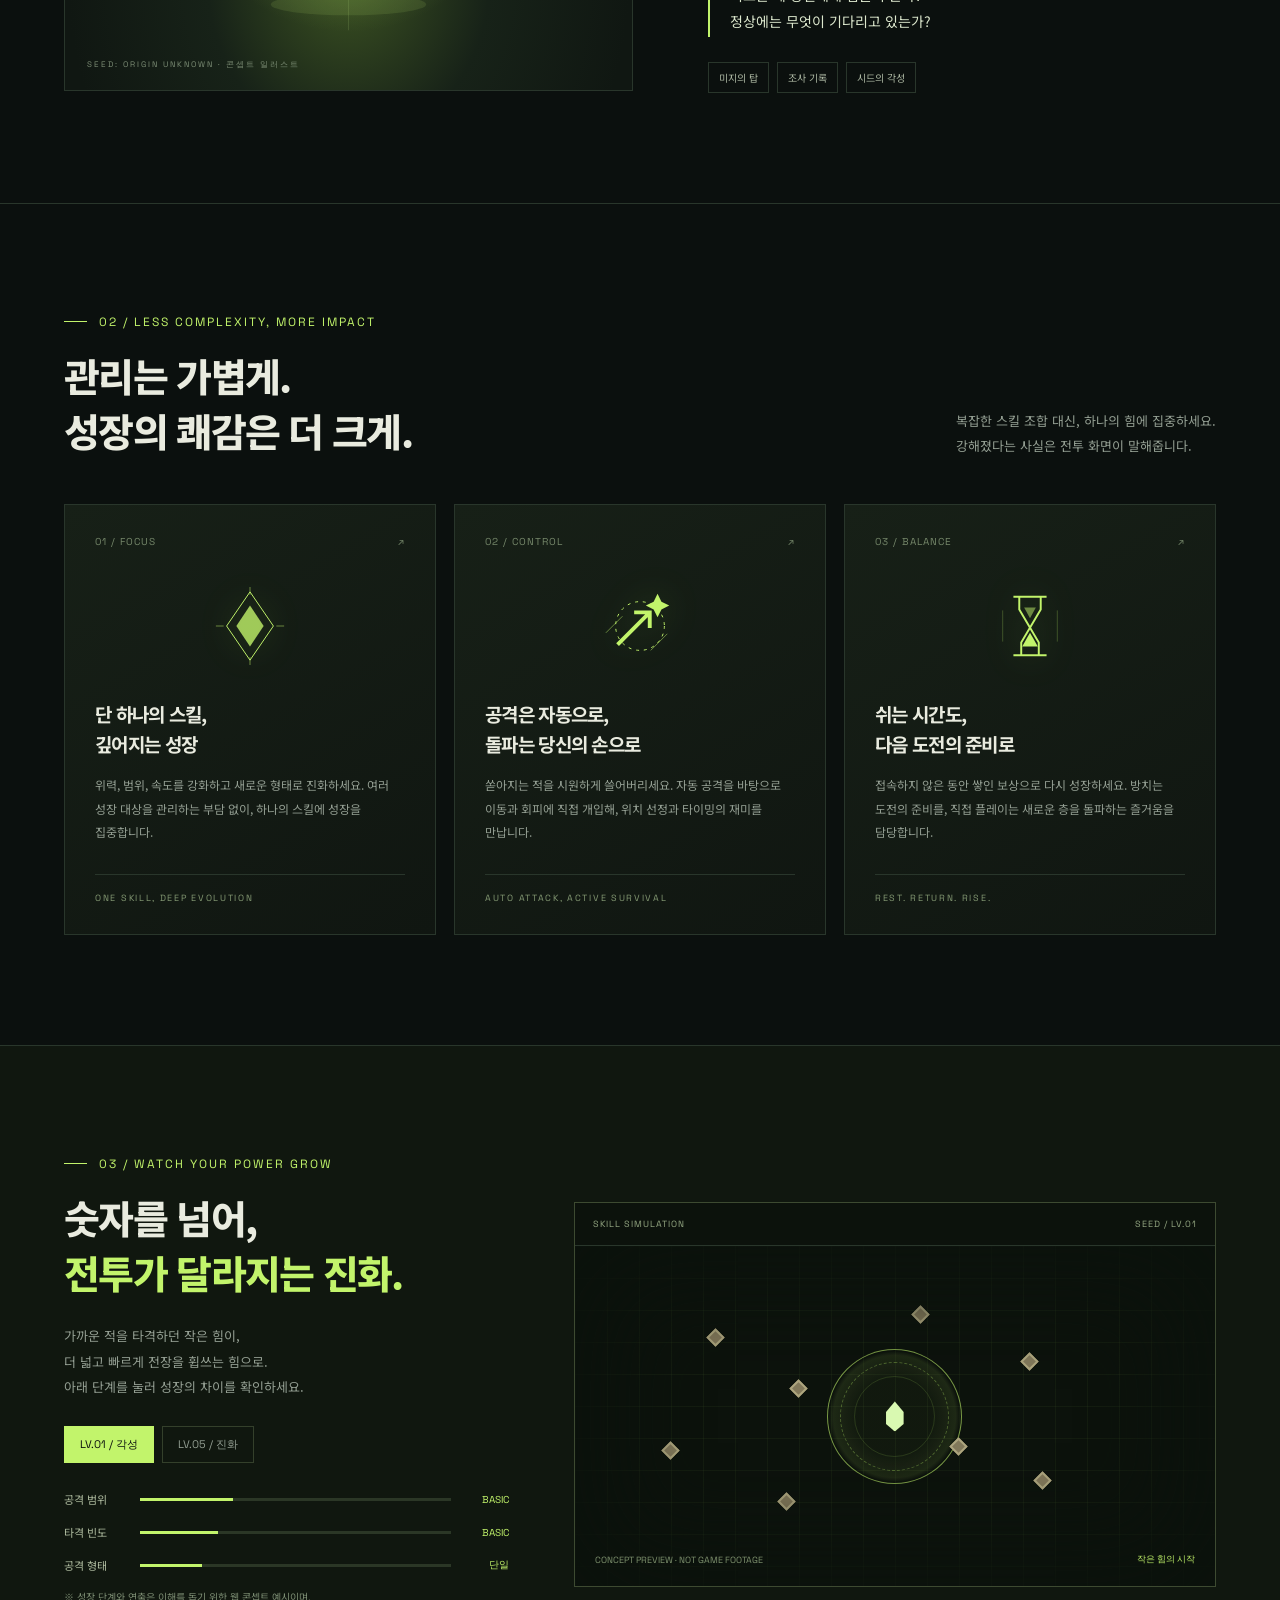
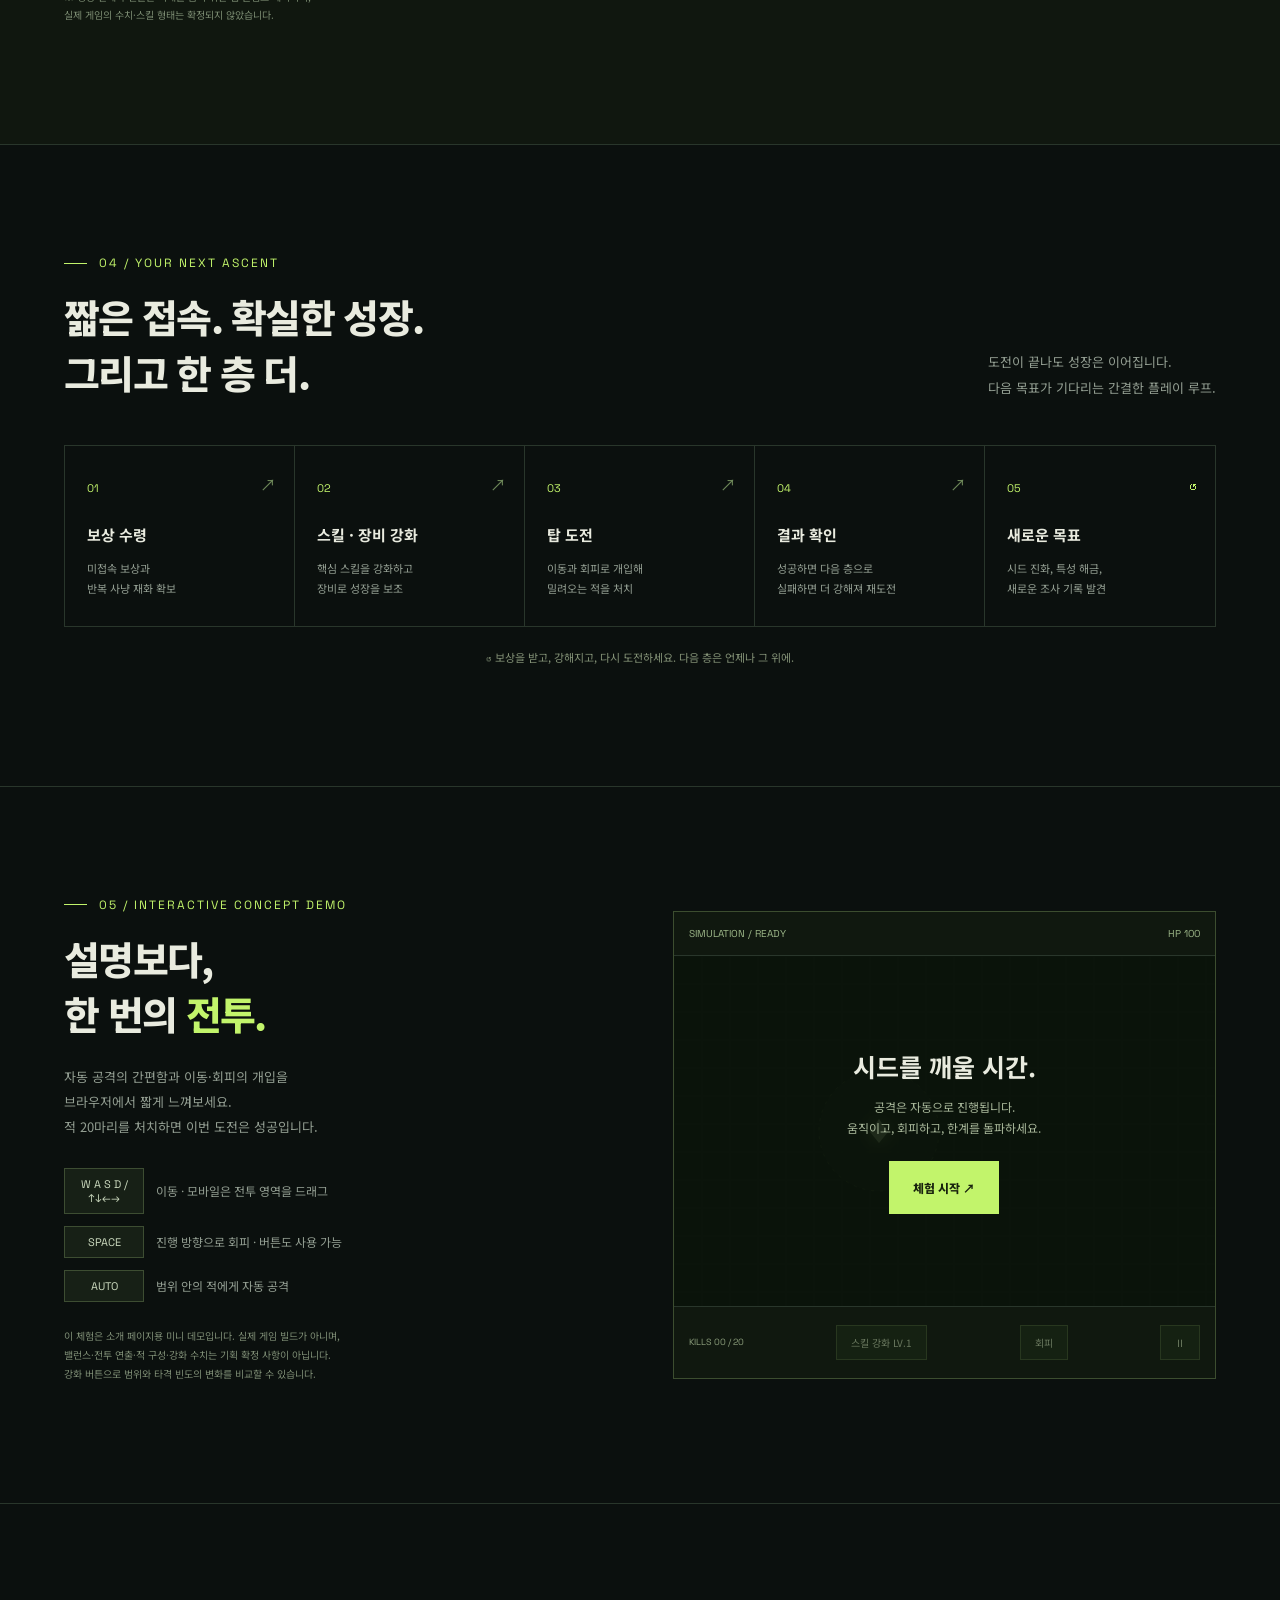
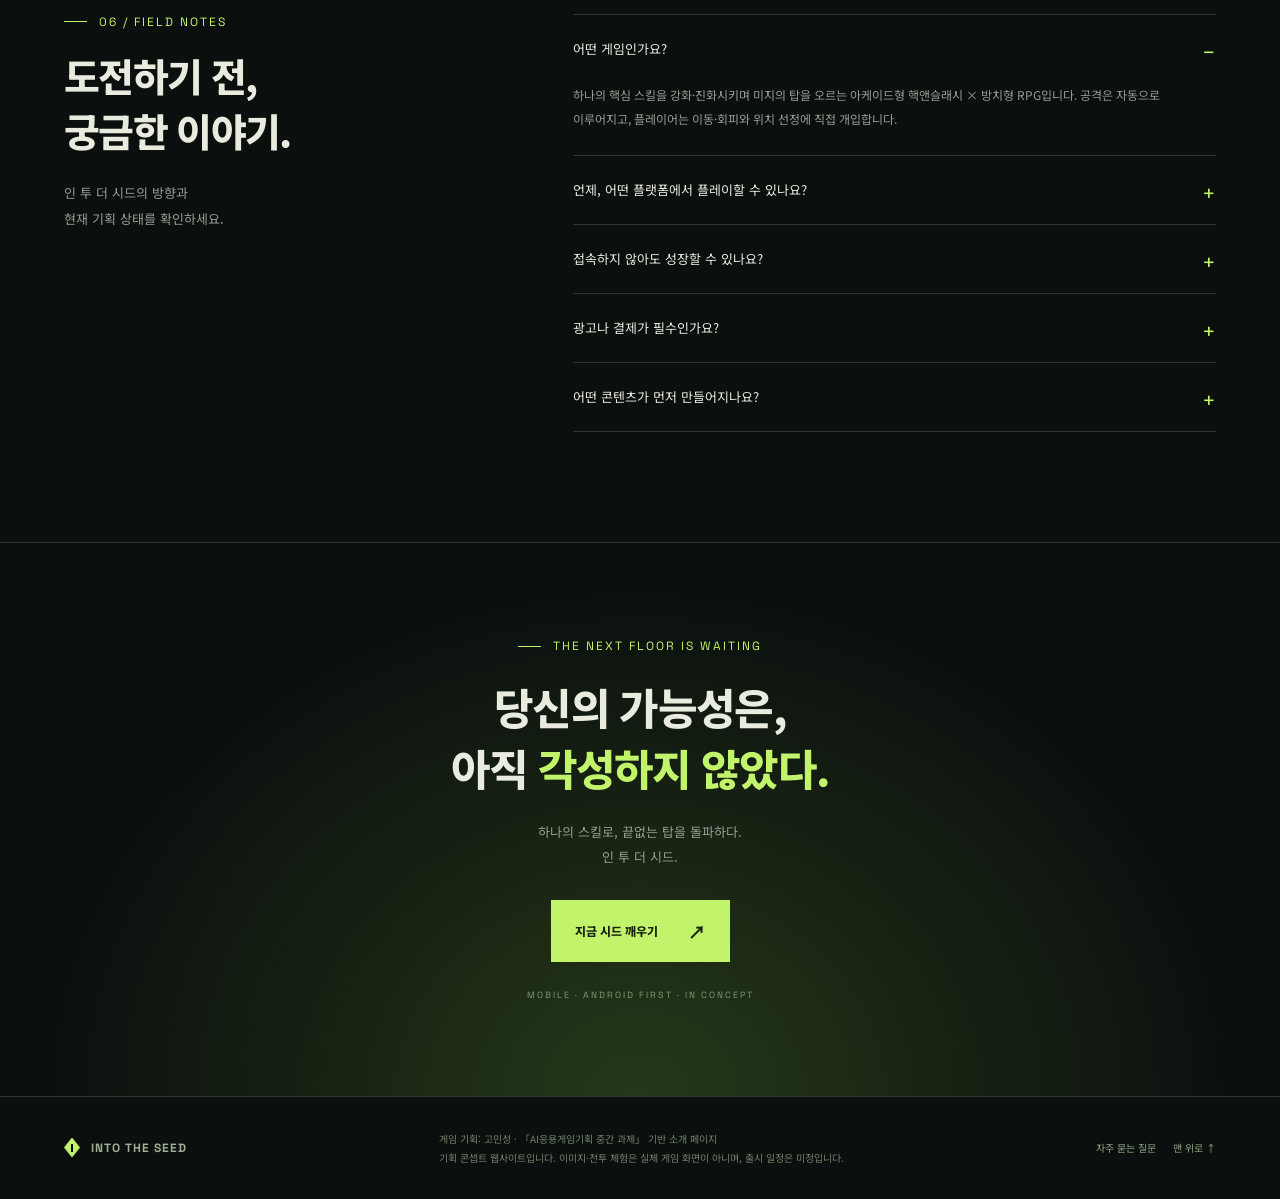
<file: into_the_seed.html>
<!DOCTYPE html>
<html lang="ko">
<head>
<meta charset="UTF-8"><meta name="viewport" content="width=device-width,initial-scale=1">
<meta name="theme-color" content="#0b100e">
<title>인 투 더 시드 — 하나의 스킬, 끝없는 가능성</title>
<style>
@import url('https://fonts.googleapis.com/css2?family=Noto+Sans+KR:wght@400;500;600;700;800;900&family=Space+Grotesk:wght@400;500;600;700&display=swap');
:root{--bg:#0b100e;--panel:#111914;--line:#29362b;--ink:#e9ebdf;--dim:#939e92;--lime:#c2f46b;--mono:'Space Grotesk',monospace;--sans:'Noto Sans KR',sans-serif}
*{box-sizing:border-box}html{scroll-behavior:smooth;scroll-padding-top:90px}body{margin:0;background:var(--bg);color:var(--ink);font-family:var(--sans);word-break:keep-all}a{color:inherit;text-decoration:none}button{font:inherit;cursor:pointer}button,a{-webkit-tap-highlight-color:transparent}button:focus-visible,a:focus-visible,summary:focus-visible,canvas:focus-visible{outline:2px solid var(--lime);outline-offset:5px}::selection{background:var(--lime);color:var(--bg)}.wrap{max-width:1320px;padding:0 64px;margin:auto}.mono{font-family:var(--mono)}.accent{color:var(--lime)}.eyebrow{font:12px var(--mono);letter-spacing:2px;color:var(--lime);display:flex;align-items:center;gap:12px}.eyebrow:before{content:'';width:23px;height:1px;background:var(--lime)}header{position:sticky;top:0;z-index:30;border-bottom:1px solid #ffffff12;background:#0b100eea;backdrop-filter:blur(16px)}.nav{height:82px;display:flex;align-items:center;justify-content:space-between;gap:24px}.brand{display:flex;align-items:center;gap:11px;font:bold 16px var(--mono);letter-spacing:1px}.mark{display:inline-block;width:23px;height:29px;background:var(--lime);clip-path:polygon(50% 0,100% 50%,50% 100%,0 50%);position:relative}.mark:after{content:'';position:absolute;inset:7px 9px;background:var(--bg)}nav{display:flex;gap:30px;font-size:12px;color:#b8c0b3}nav a:hover{color:var(--lime)}.nav-cta{border:1px solid #587140;padding:11px 18px;color:var(--lime);font-size:12px}.menu-btn{display:none;background:none;border:1px solid var(--line);color:var(--ink);padding:7px 12px}
.hero{position:relative;min-height:760px;isolation:isolate;overflow:hidden;border-bottom:1px solid var(--line)}.hero .wrap{position:relative;z-index:2;padding-top:112px;padding-bottom:95px;pointer-events:none}.hero .wrap a{pointer-events:auto}.hero-art{position:absolute;right:-20px;top:-5px;width:72%;height:100%;z-index:-1}.hero:after{content:'';position:absolute;inset:0;background:linear-gradient(90deg,#0b100e 0%,#0b100ef4 22%,#0b100e65 53%,transparent 78%),linear-gradient(0deg,#0b100e,transparent 30%);z-index:0;pointer-events:none}.hero-tag{display:inline-flex;align-items:center;gap:9px;font-size:10px;letter-spacing:1.2px;color:#c6d6b9;border:1px solid #61774c55;background:#1b271a80;padding:8px 12px}.dot{width:5px;height:5px;background:var(--lime);box-shadow:0 0 12px var(--lime)}h1{font-size:74px;line-height:1.17;letter-spacing:-4px;margin:30px 0 17px;font-weight:900}.eng-title{font:14px var(--mono);letter-spacing:8px;color:#a4ad99}.hero-copy{font-size:17px;line-height:1.95;color:#b3bdaf;margin:29px 0 30px}.hero-copy strong{color:#e2e8d7;font-weight:500}.button-row{display:flex;gap:12px;flex-wrap:wrap}.btn{display:inline-flex;align-items:center;justify-content:center;gap:30px;padding:17px 23px;border:1px solid var(--line);font-size:12px;background:#101912;color:var(--ink);transition:.2s}.btn:hover{transform:translateY(-3px);border-color:var(--lime)}.btn-primary{background:var(--lime);color:#18220e;border-color:var(--lime);font-weight:800}.btn .arrow{font-size:18px}.hero-note{font-size:10px;color:#7f8c7d;margin-top:18px}.hero-bottom{display:flex;gap:32px;margin-top:65px;font:10px var(--mono);letter-spacing:1px;color:#a5b29a}.hero-bottom span{display:flex;align-items:center;gap:8px}.hero-bottom i{width:4px;height:4px;background:var(--lime)}.art-caption{position:absolute;bottom:70px;right:65px;z-index:3;text-align:right;color:#aebfa1;font:10px var(--mono);letter-spacing:2px;line-height:2}.art-caption b{font-weight:400;color:var(--lime)}.ticker{border-bottom:1px solid var(--line);background:#101711;overflow:hidden}.ticker-inner{display:flex;align-items:center;justify-content:space-between;padding:22px 0;gap:25px;font:11px var(--mono);letter-spacing:2px;color:#a4b198;white-space:nowrap}.ticker b{color:var(--lime);font-size:16px}.section{padding-top:110px;padding-bottom:110px;border-bottom:1px solid var(--line)}.section-heading{display:flex;align-items:flex-end;justify-content:space-between;gap:30px;margin-bottom:45px}h2{font-size:39px;line-height:1.42;letter-spacing:-1.7px;margin:18px 0 0;font-weight:800}.muted{color:var(--dim);font-size:13px;line-height:1.95}.section-heading>.muted{max-width:330px;margin:0}.world-grid{display:grid;grid-template-columns:1.12fr 1fr;gap:75px;align-items:center}.world-art{position:relative;height:430px;border:1px solid var(--line);background:radial-gradient(ellipse at 50% 75%,#3b5122 0,#172218 35%,#101712 70%);overflow:hidden}.world-art svg{width:100%;height:100%}.image-label{position:absolute;left:22px;top:20px;font:9px var(--mono);letter-spacing:2px;color:#afc997}.image-label.bottom{top:auto;bottom:20px;font-size:8px;color:#7c8d75}.world-text h3{font-size:26px;line-height:1.65;letter-spacing:-1px;margin:0 0 20px}.world-text p{color:var(--dim);font-size:13px;line-height:2.2}.world-question{margin-top:30px;border-left:2px solid var(--lime);padding:2px 0 2px 20px;color:#dce7cd;font-size:14px;line-height:1.9}.tags{display:flex;flex-wrap:wrap;gap:8px;margin-top:25px}.tag{border:1px solid var(--line);padding:7px 10px;font-size:10px;color:#aab5a0}
.features{display:grid;grid-template-columns:repeat(3,1fr);gap:18px}.card{padding:30px;background:linear-gradient(150deg,#172017,#101611);border:1px solid var(--line);position:relative;transition:.25s}.card:hover{border-color:#668343;transform:translateY(-5px)}.card-top{display:flex;justify-content:space-between;align-items:center;color:#75876a;font:10px var(--mono);letter-spacing:1px}.feature-icon{width:85px;height:86px;margin:35px auto 30px;display:grid;place-items:center;color:var(--lime)}.feature-icon svg{width:78px;height:78px;filter:drop-shadow(0 0 18px #a2ec4533)}.card h3{font-size:19px;line-height:1.6;margin:0 0 14px;letter-spacing:-.7px}.card p{font-size:12px;line-height:1.95;color:var(--dim);margin:0}.card-foot{margin-top:30px;padding-top:17px;border-top:1px solid var(--line);font:9px var(--mono);letter-spacing:1.7px;color:#859a74}
.evolution{background:#10170f}.evo-layout{display:grid;grid-template-columns:.9fr 1.3fr;gap:65px;align-items:center}.evo-text h2{margin-bottom:23px}.evo-tabs{display:flex;gap:8px;margin:27px 0 22px}.evo-tab{background:none;border:1px solid #34402b;color:var(--dim);font:11px var(--mono);padding:10px 15px}.evo-tab[aria-selected=true]{color:var(--bg);background:var(--lime);border-color:var(--lime)}.stats{display:grid;gap:17px;margin-top:28px}.stat{display:grid;grid-template-columns:60px 1fr 42px;align-items:center;gap:16px;font-size:11px;color:#aebb9f}.bar{height:3px;background:#2b3726}.bar i{display:block;background:var(--lime);height:3px;transition:width .6s}.stat-value{font:10px var(--mono);color:var(--lime);text-align:right}.arena-panel{border:1px solid #3d4a31;background:#0c120c;position:relative}.panel-head{padding:15px 18px;border-bottom:1px solid var(--line);display:flex;justify-content:space-between;font:9px var(--mono);color:#94a782;letter-spacing:1px}.arena-stage{position:relative;height:340px;background-image:linear-gradient(#8dba5010 1px,transparent 1px),linear-gradient(90deg,#8dba5010 1px,transparent 1px);background-size:32px 32px;overflow:hidden;display:grid;place-items:center}.arena-stage:after{content:'';position:absolute;inset:0;box-shadow:inset 0 0 90px 35px #0b120c;pointer-events:none}.skill-ring{width:135px;height:135px;position:absolute;border:1px solid #c2f46b99;border-radius:50%;background:radial-gradient(circle,#c2f46b08 40%,#c2f46b1a 65%,transparent 70%);transition:width .7s,height .7s;animation:breathe 2s infinite}.skill-ring:before,.skill-ring:after{content:'';position:absolute;inset:12px;border:1px dashed #b3ed6555;border-radius:50%;animation:spin 16s linear infinite}.skill-ring:after{inset:26px;border-style:solid;border-color:#b3ed6525}.skill-ring.evolved{width:280px;height:280px;box-shadow:0 0 55px #b3ed6520,inset 0 0 40px #b3ed6515}.seed-player{width:22px;height:30px;background:#d9f9b1;clip-path:polygon(50% 0,90% 35%,90% 75%,50% 100%,10% 75%,10% 35%);box-shadow:0 0 20px var(--lime);z-index:2;position:relative}.enemy{width:13px;height:13px;position:absolute;transform:rotate(45deg);background:#82785a;border:2px solid #ada57e;transition:.6s}.evolved~.enemy{background:#d2ec8470;box-shadow:0 0 13px #b6f05670;transform:rotate(135deg) scale(.65)}.float-damage{position:absolute;font:12px var(--mono);color:#e2ffb3;animation:damage 2s infinite;opacity:0;transition:.3s}.arena-caption{position:absolute;bottom:20px;left:20px;right:20px;z-index:3;display:flex;justify-content:space-between;align-items:center;font:9px var(--mono);color:#7e916e}.arena-caption b{font-weight:400;color:var(--lime)}.evo-disclaimer{font-size:10px;color:#7b8c72;margin-top:15px;line-height:1.8}.loop{display:grid;grid-template-columns:repeat(5,1fr);gap:0;border:1px solid var(--line)}.loop-step{padding:27px 22px;border-right:1px solid var(--line);position:relative}.loop-step:last-child{border:0}.loop-step:after{content:'↗';position:absolute;right:18px;top:26px;color:#6e8859}.loop-step:last-child:after{content:'↺';color:var(--lime)}.loop-step .num{font:11px var(--mono);color:var(--lime)}.loop-step h3{font-size:15px;margin:27px 0 13px}.loop-step p{color:var(--dim);font-size:11px;line-height:1.85;margin:0}.loop-note{text-align:center;color:#849277;font-size:11px;margin-top:22px}
.demo-grid{display:grid;grid-template-columns:1fr 1fr;gap:65px;align-items:center}.demo-copy h2{margin-bottom:22px}.controls{display:grid;grid-template-columns:80px 1fr;gap:12px;margin-top:28px;color:var(--dim);font-size:12px;align-items:center}.key{font:11px var(--mono);padding:8px;border:1px solid #3d4d32;color:#ccdabf;text-align:center;background:#172016}.demo-box{border:1px solid #3c4d2f;background:#10180f;position:relative}.demo-head{display:flex;justify-content:space-between;padding:15px;font:10px var(--mono);color:#9bb587;border-bottom:1px solid var(--line)}#game{display:block;width:100%;height:350px;touch-action:none;outline-offset:-4px}.game-overlay{position:absolute;inset:44px 0 72px;display:flex;align-items:center;justify-content:center;flex-direction:column;background:#0b130be6;z-index:5;text-align:center;padding:20px}.game-overlay.hidden{display:none}.game-overlay h3{font-size:25px;margin:0 0 12px}.game-overlay p{font-size:12px;color:#a8b79a;line-height:1.8;margin:0 0 22px}.game-toolbar{height:72px;border-top:1px solid var(--line);display:flex;align-items:center;justify-content:space-between;padding:12px 15px;gap:10px}.game-toolbar button{padding:9px 14px;border:1px solid #465e33;background:#1d2d17;color:#d3e9bc;font-size:10px}.game-toolbar button:disabled{opacity:.45;cursor:not-allowed}.game-toolbar span{font:9px var(--mono);color:#8b9d7b}.demo-disclaimer{font-size:10px;color:#7e8d75;line-height:1.9;margin-top:24px}.faq-layout{display:grid;grid-template-columns:.8fr 1.2fr;gap:80px}details{border-bottom:1px solid var(--line)}details:first-child{border-top:1px solid var(--line)}summary{list-style:none;padding:23px 30px 23px 0;font-size:13px;cursor:pointer;position:relative;line-height:1.7}summary::-webkit-details-marker{display:none}summary:after{content:'+';position:absolute;right:0;color:var(--lime);font:22px var(--mono)}details[open] summary:after{content:'−'}details p{font-size:12px;color:var(--dim);line-height:2;margin:0 25px 24px 0}.end-section{text-align:center;padding:95px 20px;background:radial-gradient(ellipse at 50% 100%,#263819 0,transparent 65%);border-bottom:1px solid var(--line)}.end-section .eyebrow{justify-content:center}.end-section h2{font-size:43px;margin:22px 0}.end-section p{font-size:13px;color:var(--dim);line-height:1.9;margin-bottom:30px}.end-section .btn{margin:auto}.footer{padding:32px 0}.footer-row{display:flex;align-items:center;justify-content:space-between;gap:25px}.footer small{font-size:10px;color:#71816a;line-height:1.9}.footer .brand{font-size:12px;color:#a0af93}.footer .mark{width:16px;height:20px}.footer .mark:after{inset:6px 7px}.footer-links{display:flex;gap:17px;font-size:10px;color:#91a382}.reveal{opacity:1}.js .reveal{opacity:0;transform:translateY(20px);transition:opacity .7s,transform .7s}.js .reveal.seen{opacity:1;transform:none}
@keyframes spin{to{transform:rotate(360deg)}}@keyframes breathe{50%{filter:brightness(1.4)}}@keyframes damage{0%{opacity:0;transform:translateY(10px)}25%{opacity:1}100%{opacity:0;transform:translateY(-28px)}}@keyframes motes{50%{opacity:.2;transform:translateY(-8px)}}.mote{animation:motes 5s infinite alternate}
@media(min-width:1600px){.hero-art{right:8%;width:65%}}
@media(max-width:1000px){.wrap{padding-left:32px;padding-right:32px}.hero-art{width:90%;right:-180px}.hero h1{font-size:64px}.world-grid,.evo-layout,.demo-grid{gap:35px}.features{gap:12px}.card{padding:23px}.loop-step{padding:24px 16px}.loop-step h3{font-size:13px}.faq-layout{gap:40px}nav{gap:20px}.art-caption{right:30px}.hero{min-height:720px}}
@media(max-width:720px){.wrap{padding-left:23px;padding-right:23px}.nav{height:67px}.brand{font-size:13px}.nav-cta{display:none}.menu-btn{display:block}nav{display:none;position:absolute;top:67px;left:0;right:0;padding:25px;background:#101a12;border-bottom:1px solid var(--line);flex-direction:column;gap:23px}nav.open{display:flex}.hero{min-height:820px}.hero .wrap{padding-top:65px;padding-bottom:35px}.hero h1{font-size:54px;letter-spacing:-3px}.hero-copy{font-size:14px;line-height:1.95}.eng-title{font-size:10px;letter-spacing:6px}.hero-art{width:125%;right:-90px;top:200px;height:660px;opacity:.8}.hero:after{background:linear-gradient(180deg,#0b100e 0%,#0b100edc 27%,#0b100e20 68%,#0b100e 100%),linear-gradient(90deg,#0b100e90,transparent)}.hero-bottom{margin-top:225px;gap:16px;font-size:8px;flex-wrap:wrap}.art-caption{bottom:100px;right:22px;font-size:8px}.hero-note{font-size:9px}.btn{padding:14px 17px;font-size:11px;gap:20px}.ticker-inner{justify-content:flex-start;font-size:9px;gap:25px;overflow:auto;padding:17px 0}.ticker-inner b{font-size:12px}.section{padding-top:72px;padding-bottom:72px}.section-heading{display:block;margin-bottom:30px}.section-heading>.muted{margin-top:20px}.eyebrow{font-size:10px;letter-spacing:1.5px}h2{font-size:29px;letter-spacing:-1.2px}.world-grid,.evo-layout,.demo-grid,.faq-layout{grid-template-columns:1fr;gap:32px}.world-art{height:340px}.world-text h3{font-size:23px}.features{grid-template-columns:1fr}.card{padding:27px}.feature-icon{position:absolute;right:25px;top:38px;margin:0;width:65px;height:65px;opacity:.8}.feature-icon svg{width:60px;height:60px}.card h3{margin-top:35px;max-width:70%}.card p{max-width:90%}.card-foot{margin-top:22px}.loop{grid-template-columns:1fr}.loop-step{padding:22px 22px 22px 62px;border-right:0;border-bottom:1px solid var(--line)}.loop-step .num{position:absolute;left:22px;top:26px}.loop-step h3{margin:0 0 9px;font-size:15px}.loop-step p{font-size:12px}.loop-step:after{top:22px}.loop-note{font-size:10px;line-height:1.8}.arena-stage{height:320px}.demo-grid{gap:30px}.controls{grid-template-columns:90px 1fr}.end-section{padding:70px 23px}.end-section h2{font-size:30px}.footer-row{flex-direction:column;align-items:flex-start;gap:20px}.footer-links{order:1}.footer small{order:2}.hero-tag{font-size:8px}}
@media(prefers-reduced-motion:reduce){html{scroll-behavior:auto}*,*:before,*:after{animation:none!important;transition:none!important}.js .reveal{opacity:1;transform:none}}
</style>
</head>
<body>
<header><div class="wrap nav"><a class="brand" href="#" aria-label="인 투 더 시드 홈"><span class="mark"></span>INTO THE SEED<span class="accent" style="font-size:8px;align-self:flex-start">™</span></a><nav id="navigation" aria-label="주요 메뉴"><a href="#world">세계관</a><a href="#features">게임 특징</a><a href="#evolution">스킬 진화</a><a href="#demo">전투 체험</a></nav><a class="nav-cta" href="#demo">시드 각성하기 ↗</a><button class="menu-btn" aria-label="메뉴 열기" aria-controls="navigation" aria-expanded="false">☰</button></div></header>
<main>
<section class="hero" aria-labelledby="hero-title">
<svg class="hero-art" viewBox="0 0 1000 900" role="img" aria-label="초록빛 시드를 품고 하늘로 이어지는 신비로운 탑의 콘셉트 일러스트" preserveAspectRatio="xMidYMid slice">
<defs>
<radialGradient id="sky"><stop stop-color="#3c4e2c"/><stop offset=".5" stop-color="#1a281c"/><stop offset="1" stop-color="#0b120e"/></radialGradient>
<linearGradient id="stone" x1="0" x2="1"><stop stop-color="#172118"/><stop offset=".5" stop-color="#455038"/><stop offset=".65" stop-color="#273523"/><stop offset="1" stop-color="#152217"/></linearGradient>
<linearGradient id="tower-front" x1="0" x2="1"><stop stop-color="#323d29"/><stop offset=".55" stop-color="#5e6743"/><stop offset="1" stop-color="#293923"/></linearGradient>
<linearGradient id="fog" x1="0" y1="0" x2="0" y2="1"><stop stop-color="#9abd6a" stop-opacity="0"/><stop offset="1" stop-color="#9abd6a" stop-opacity=".17"/></linearGradient>
<radialGradient id="glow"><stop stop-color="#d1ff87" stop-opacity=".7"/><stop offset=".18" stop-color="#a5e856" stop-opacity=".25"/><stop offset="1" stop-color="#8aba53" stop-opacity="0"/></radialGradient>
<pattern id="brick" width="55" height="30" patternUnits="userSpaceOnUse"><path d="M0 0H55M0 30H55M27 0V30" fill="none" stroke="#b1c18b" stroke-opacity=".09"/></pattern>
<filter id="blur"><feGaussianBlur stdDeviation="16"/></filter>
<filter id="tinyglow"><feGaussianBlur stdDeviation="3"/></filter>
</defs>
<rect width="1000" height="900" fill="url(#sky)"/>
<circle cx="650" cy="365" r="270" fill="none" stroke="#91a96c" stroke-opacity=".09"/><circle cx="650" cy="365" r="240" fill="none" stroke="#91a96c" stroke-opacity=".06"/>
<path d="M180 900L265 326 315 385 360 285 395 420 430 900Z" fill="#1b2a1e"/><path d="M800 900L836 300 880 360 915 243 970 380 1000 900" fill="#1b2a1d"/>
<path d="M465 785L500 256 523 247 528 134 553 126 556 40 581 13 593 44 603 126 629 139 634 247 658 261 700 785Z" fill="url(#stone)"/>
<path d="M556 40L581 13 593 44 603 126 581 116 553 126Z" fill="#65704b"/><path d="M581 13V116" stroke="#bed58b" stroke-opacity=".35"/>
<path d="M528 134L581 116 629 139 634 247 580 230 523 247Z" fill="url(#tower-front)"/>
<path d="M500 256L580 230 658 261 671 440 580 418 486 445Z" fill="url(#tower-front)"/>
<path d="M486 445L580 418 671 440 700 785 465 785Z" fill="url(#stone)"/>
<path d="M465 785L500 256 523 247 528 134 553 126 556 40 581 13 593 44 603 126 629 139 634 247 658 261 700 785Z" fill="url(#brick)"/>
<g fill="#778459"><path d="M519 239L580 222 640 242 637 255 580 239 517 255Z"/><path d="M488 426L580 405 674 427 674 446 580 424 487 445Z"/><path d="M478 575L580 557 685 575 685 589 580 572 477 590Z"/></g>
<g fill="#101d14" stroke="#7b8b59" stroke-opacity=".4"><path d="M568 163Q581 132 594 163V202H568Z"/><path d="M568 299Q582 270 596 299V359H568Z"/><path d="M540 483Q551 459 562 483V524H540Z"/><path d="M604 483Q615 459 626 483V524H604Z"/></g>
<g fill="#c6f182"><rect x="577" y="164" width="6" height="24" opacity=".7"/><rect x="579" y="305" width="5" height="34" opacity=".65"/></g>
<path d="M552 785V676Q580 602 610 676V785Z" fill="#0b160e" stroke="#82955c" stroke-width="4"/>
<path d="M568 777V680Q581 647 594 680V777Z" fill="#b1ed64" opacity=".7"/>
<ellipse cx="582" cy="728" rx="135" ry="140" fill="url(#glow)"/>
<path d="M260 900L366 791 421 810 475 754 700 755 738 810 854 834 950 900Z" fill="#263021"/><path d="M475 754L700 755 729 780 450 780Z" fill="#667348"/><path d="M450 780H729L747 800H429Z" fill="#435334"/><path d="M429 800H747L777 826H401Z" fill="#35472c"/><path d="M401 826H777L814 859H364Z" fill="#2d3d27"/>
<path d="M580 768L528 900H642L590 768" fill="#7e9660" opacity=".16"/>
<g fill="#18261a"><path d="M0 900V527L44 562 70 469 106 543 130 506 184 619 238 900Z"/><path d="M858 900L896 590 932 648 962 531 1000 564V900Z"/></g>
<path d="M0 810Q240 730 450 802T1000 788V900H0Z" fill="url(#fog)"/>
<g fill="#c5ef8b"><circle class="mote" cx="724" cy="366" r="2"/><circle class="mote" cx="432" cy="505" r="1.5" style="animation-delay:1s"/><circle class="mote" cx="760" cy="636" r="2" style="animation-delay:2s"/><circle class="mote" cx="368" cy="672" r="2"/><circle class="mote" cx="677" cy="201" r="1.4"/><circle class="mote" cx="704" cy="524" r="1.6" style="animation-delay:3s"/><circle class="mote" cx="510" cy="705" r="2"/><circle cx="815" cy="442" r="1"/></g>
<g transform="translate(575,799)"><ellipse cx="7" cy="29" rx="14" ry="5" fill="#080e09"/><path d="M1 5L-4 26H18L13 5" fill="#b1ba8c"/><rect x="3" y="0" width="8" height="9" fill="#e0e8be"/><path d="M1 11L-8 24H0L7 15 15 27H22L13 9" fill="#546641"/><path d="M3 25L2 32M11 25L12 32" stroke="#b1ba8c" stroke-width="3"/></g>
<path d="M610 692L619 676 627 692 619 707Z" fill="#d3ff9c"/><circle cx="619" cy="692" r="24" fill="url(#glow)"/>
</svg>
<div class="wrap"><div class="hero-tag"><span class="dot"></span> ARCADE HACK & SLASH × IDLE RPG</div><h1 id="hero-title">하나의 스킬.<br>끝없는 <span class="accent">가능성.</span></h1><div class="eng-title">INTO THE SEED</div><p class="hero-copy">미지의 힘 ‘시드’를 깨우고,<br>끝없이 솟아오른 탑에 도전하세요.<br><strong>가볍게 시작하고, 한계 없이 성장하는 전투.</strong></p><div class="button-row"><a class="btn btn-primary" href="#demo">전투 미리 체험하기 <span class="arrow">↗</span></a><a class="btn" href="#world">미지의 탑 알아보기 <span class="arrow">↓</span></a></div><p class="hero-note">기획 콘셉트 소개 · 모바일 / Android 우선 개발 예정</p><div class="hero-bottom"><span><i></i> ONE SKILL</span><span><i></i> ENDLESS ASCENT</span><span><i></i> YOUR EVOLUTION</span></div></div><div class="art-caption"><b>UNKNOWN TOWER</b><br>THE SEED IS CALLING.<br><span style="font-size:8px;letter-spacing:1px;opacity:.6">CONCEPT VISUAL / NOT IN-GAME FOOTAGE</span></div>
</section>
<div class="ticker"><div class="wrap"><div class="ticker-inner"><span>ONE SKILL. INFINITE POTENTIAL.</span><b>✦</b><span>AUTOMATIC ATTACK</span><b>✦</b><span>MOVE. DODGE. EVOLVE.</span><b>✦</b><span>GROW EVEN WHEN AWAY</span></div></div></div>

<section class="section wrap" id="world"><div class="section-heading reveal"><div><div class="eyebrow">01 / THE UNKNOWN TOWER</div><h2>탑은 어디까지<br>이어지는가.</h2></div><p class="muted">정체불명의 탑. 그리고 당신에게 깃든 힘.<br>모든 답은, 한 층 더 높은 곳에.</p></div><div class="world-grid"><div class="world-art reveal"><span class="image-label">RESEARCH LOG / 001</span><svg viewBox="0 0 500 430" role="img" aria-label="공중에 떠 있는 빛나는 시드 결정의 콘셉트 비주얼"><defs><radialGradient id="seedlight"><stop stop-color="#c4f678" stop-opacity=".4"/><stop offset="1" stop-color="#a1cf56" stop-opacity="0"/></radialGradient><linearGradient id="crystal" x1="0" y1="0" x2="1" y2="1"><stop stop-color="#eeffce"/><stop offset=".5" stop-color="#b6e776"/><stop offset="1" stop-color="#618c36"/></linearGradient></defs><circle cx="250" cy="202" r="170" fill="url(#seedlight)"/><g fill="none" stroke="#8ba562" stroke-opacity=".25"><ellipse cx="250" cy="223" rx="153" ry="50" transform="rotate(-25 250 223)"/><ellipse cx="250" cy="223" rx="153" ry="50" transform="rotate(28 250 223)"/><circle cx="250" cy="210" r="125" stroke-dasharray="2 9"/><path d="M250 55V95M250 330V370M95 210H125M375 210H405"/></g><path d="M250 116L298 198 250 280 202 198Z" fill="url(#crystal)"/><path d="M250 116V280L202 198Z" fill="#a2cf69"/><path d="M250 116L260 198 250 280 246 198Z" fill="#f2ffd9"/><path d="M202 198H298" stroke="#d4faaa" stroke-opacity=".5"/><ellipse cx="250" cy="344" rx="78" ry="11" fill="#b5df6c" opacity=".12"/><g fill="#c2ed8d"><rect x="155" y="144" width="3" height="3"/><rect x="341" y="252" width="3" height="3"/><rect x="317" y="128" width="2" height="2"/><rect x="187" y="291" width="2" height="2"/></g></svg><span class="image-label bottom">SEED: ORIGIN UNKNOWN · 콘셉트 일러스트</span></div><div class="world-text reveal"><h3>세상의 한가운데,<br>불가능한 탑이 나타났다.</h3><p>하늘 끝까지 솟아오른 거대한 탑.<br>조사원으로 차출된 당신은 그 안에서<br>미지의 힘 ‘시드’와 마주합니다.</p><p>시드가 깨운 단 하나의 스킬.<br>탑을 오를수록 그 힘은 새로운 형태로 진화하고,<br>감춰져 있던 탑의 이야기가 조금씩 드러납니다.</p><div class="world-question">시드는 왜 당신에게 힘을 주는가?<br>정상에는 무엇이 기다리고 있는가?</div><div class="tags"><span class="tag">미지의 탑</span><span class="tag">조사 기록</span><span class="tag">시드의 각성</span></div></div></div></section>

<section class="section wrap" id="features"><div class="section-heading reveal"><div><div class="eyebrow">02 / LESS COMPLEXITY, MORE IMPACT</div><h2>관리는 가볍게.<br>성장의 쾌감은 더 크게.</h2></div><p class="muted">복잡한 스킬 조합 대신, 하나의 힘에 집중하세요.<br>강해졌다는 사실은 전투 화면이 말해줍니다.</p></div><div class="features">
<article class="card reveal"><div class="card-top"><span>01 / FOCUS</span><span>↗</span></div><div class="feature-icon"><svg viewBox="0 0 80 80" fill="none"><path d="M40 5L64 40 40 75 16 40Z" stroke="currentColor"/><path d="M40 19L54 40 40 61 26 40Z" fill="currentColor" opacity=".8"/><path d="M5 40H13M67 40H75M40 0V8M40 72V80" stroke="currentColor" opacity=".5"/></svg></div><h3>단 하나의 스킬,<br>깊어지는 성장</h3><p>위력, 범위, 속도를 강화하고 새로운 형태로 진화하세요. 여러 성장 대상을 관리하는 부담 없이, 하나의 스킬에 성장을 집중합니다.</p><div class="card-foot">ONE SKILL, DEEP EVOLUTION</div></article>
<article class="card reveal"><div class="card-top"><span>02 / CONTROL</span><span>↗</span></div><div class="feature-icon"><svg viewBox="0 0 80 80" fill="none"><circle cx="40" cy="40" r="25" stroke="currentColor" stroke-dasharray="3 5"/><path d="M17 59L50 26M34 26H50V42" stroke="currentColor" stroke-width="4"/><path d="M5 47L22 30M51 65L68 48" stroke="currentColor" opacity=".5"/><path d="M58 7L62 15 70 19 62 23 58 31 54 23 46 19 54 15Z" fill="currentColor"/></svg></div><h3>공격은 자동으로,<br>돌파는 당신의 손으로</h3><p>쏟아지는 적을 시원하게 쓸어버리세요. 자동 공격을 바탕으로 이동과 회피에 직접 개입해, 위치 선정과 타이밍의 재미를 만납니다.</p><div class="card-foot">AUTO ATTACK, ACTIVE SURVIVAL</div></article>
<article class="card reveal"><div class="card-top"><span>03 / BALANCE</span><span>↗</span></div><div class="feature-icon"><svg viewBox="0 0 80 80" fill="none"><path d="M23 10H57M23 70H57M29 10V23L49 57V70M51 10V23L31 57V70" stroke="currentColor" stroke-width="2"/><path d="M32 61L40 47 48 61Z" fill="currentColor"/><path d="M34 21H46L40 32Z" fill="currentColor" opacity=".5"/><path d="M12 24V56M68 24V56" stroke="currentColor" opacity=".25"/></svg></div><h3>쉬는 시간도,<br>다음 도전의 준비로</h3><p>접속하지 않은 동안 쌓인 보상으로 다시 성장하세요. 방치는 도전의 준비를, 직접 플레이는 새로운 층을 돌파하는 즐거움을 담당합니다.</p><div class="card-foot">REST. RETURN. RISE.</div></article>
</div></section>

<section class="section evolution" id="evolution"><div class="wrap evo-layout"><div class="evo-text reveal"><div class="eyebrow">03 / WATCH YOUR POWER GROW</div><h2>숫자를 넘어,<br><span class="accent">전투가 달라지는 진화.</span></h2><p class="muted">가까운 적을 타격하던 작은 힘이,<br>더 넓고 빠르게 전장을 휩쓰는 힘으로.<br>아래 단계를 눌러 성장의 차이를 확인하세요.</p><div class="evo-tabs" role="tablist" aria-label="스킬 성장 단계"><button class="evo-tab" id="tab-before" role="tab" aria-selected="true" aria-controls="evo-panel" data-level="1">LV.01 / 각성</button><button class="evo-tab" id="tab-after" role="tab" aria-selected="false" aria-controls="evo-panel" tabindex="-1" data-level="5">LV.05 / 진화</button></div><div class="stats"><div class="stat"><span>공격 범위</span><div class="bar"><i id="range-bar" style="width:30%"></i></div><span class="stat-value" id="range-text">BASIC</span></div><div class="stat"><span>타격 빈도</span><div class="bar"><i id="speed-bar" style="width:25%"></i></div><span class="stat-value" id="speed-text">BASIC</span></div><div class="stat"><span>공격 형태</span><div class="bar"><i id="form-bar" style="width:20%"></i></div><span class="stat-value" id="form-text">단일</span></div></div><p class="evo-disclaimer">※ 성장 단계와 연출은 이해를 돕기 위한 웹 콘셉트 예시이며,<br>실제 게임의 수치·스킬 형태는 확정되지 않았습니다.</p></div><div class="arena-panel reveal" id="evo-panel" role="tabpanel" aria-labelledby="tab-before"><div class="panel-head"><span>SKILL SIMULATION</span><span id="evo-state">SEED / LV.01</span></div><div class="arena-stage"><div class="skill-ring" id="skill-ring"></div><span class="seed-player"></span><span class="enemy" style="top:25%;left:21%"></span><span class="enemy" style="top:32%;left:70%"></span><span class="enemy" style="top:67%;left:72%"></span><span class="enemy" style="top:73%;left:32%"></span><span class="enemy" style="top:40%;left:34%"></span><span class="enemy" style="top:57%;left:59%"></span><span class="enemy" style="top:18%;left:53%"></span><span class="enemy" style="top:58%;left:14%"></span><span class="float-damage" style="top:27%;left:69%">CRITICAL</span><span class="float-damage" style="top:66%;left:29%;animation-delay:.7s">SEED BURST</span><div class="arena-caption"><span>CONCEPT PREVIEW · NOT GAME FOOTAGE</span><b id="evo-caption">작은 힘의 시작</b></div></div></div></div></section>

<section class="section wrap" id="loop"><div class="section-heading reveal"><div><div class="eyebrow">04 / YOUR NEXT ASCENT</div><h2>짧은 접속. 확실한 성장.<br>그리고 한 층 더.</h2></div><p class="muted">도전이 끝나도 성장은 이어집니다.<br>다음 목표가 기다리는 간결한 플레이 루프.</p></div><div class="loop reveal"><article class="loop-step"><span class="num">01</span><h3>보상 수령</h3><p>미접속 보상과<br>반복 사냥 재화 확보</p></article><article class="loop-step"><span class="num">02</span><h3>스킬 · 장비 강화</h3><p>핵심 스킬을 강화하고<br>장비로 성장을 보조</p></article><article class="loop-step"><span class="num">03</span><h3>탑 도전</h3><p>이동과 회피로 개입해<br>밀려오는 적을 처치</p></article><article class="loop-step"><span class="num">04</span><h3>결과 확인</h3><p>성공하면 다음 층으로<br>실패하면 더 강해져 재도전</p></article><article class="loop-step"><span class="num">05</span><h3>새로운 목표</h3><p>시드 진화, 특성 해금,<br>새로운 조사 기록 발견</p></article></div><p class="loop-note">↺ 보상을 받고, 강해지고, 다시 도전하세요. 다음 층은 언제나 그 위에.</p></section>

<section class="section wrap" id="demo"><div class="demo-grid"><div class="demo-copy reveal"><div class="eyebrow">05 / INTERACTIVE CONCEPT DEMO</div><h2>설명보다,<br>한 번의 <span class="accent">전투.</span></h2><p class="muted">자동 공격의 간편함과 이동·회피의 개입을<br>브라우저에서 짧게 느껴보세요.<br>적 20마리를 처치하면 이번 도전은 성공입니다.</p><div class="controls"><span class="key">W A S D / ↑↓←→</span><span>이동 · 모바일은 전투 영역을 드래그</span><span class="key">SPACE</span><span>진행 방향으로 회피 · 버튼도 사용 가능</span><span class="key">AUTO</span><span>범위 안의 적에게 자동 공격</span></div><p class="demo-disclaimer">이 체험은 소개 페이지용 미니 데모입니다. 실제 게임 빌드가 아니며,<br>밸런스·전투 연출·적 구성·강화 수치는 기획 확정 사항이 아닙니다.<br>강화 버튼으로 범위와 타격 빈도의 변화를 비교할 수 있습니다.</p></div><div class="demo-box reveal"><div class="demo-head"><span id="game-status" aria-live="polite">SIMULATION / READY</span><span id="game-hp">HP 100</span></div><canvas id="game" tabindex="0" aria-label="자동 공격 전투 체험. 시작 후 방향키 또는 WASD로 이동하고 스페이스로 회피하세요. 모바일은 드래그로 이동할 수 있습니다."></canvas><div class="game-overlay" id="game-overlay"><h3 id="overlay-title">시드를 깨울 시간.</h3><p id="overlay-desc">공격은 자동으로 진행됩니다.<br>움직이고, 회피하고, 한계를 돌파하세요.</p><button class="btn btn-primary" id="start-game">체험 시작 ↗</button></div><div class="game-toolbar"><span id="game-score" aria-live="polite">KILLS 00 / 20</span><button id="upgrade" disabled>스킬 강화 LV.1</button><button id="dodge" disabled>회피</button><button id="pause" disabled aria-label="전투 일시정지">Ⅱ</button></div></div></div></section>

<section class="section wrap" id="faq"><div class="faq-layout"><div class="reveal"><div class="eyebrow">06 / FIELD NOTES</div><h2>도전하기 전,<br>궁금한 이야기.</h2><p class="muted" style="margin-top:22px">인 투 더 시드의 방향과<br>현재 기획 상태를 확인하세요.</p></div><div class="reveal"><details open><summary>어떤 게임인가요?</summary><p>하나의 핵심 스킬을 강화·진화시키며 미지의 탑을 오르는 아케이드형 핵앤슬래시 × 방치형 RPG입니다. 공격은 자동으로 이루어지고, 플레이어는 이동·회피와 위치 선정에 직접 개입합니다.</p></details><details><summary>언제, 어떤 플랫폼에서 플레이할 수 있나요?</summary><p>모바일 게임으로 Android 우선 개발을 계획하고 있습니다. 현재 제공된 문서는 기획 및 MVP 제안 단계이며, 출시일과 스토어 링크는 확정되지 않았습니다. 이 페이지의 체험은 소개용 웹 미니 데모입니다.</p></details><details><summary>접속하지 않아도 성장할 수 있나요?</summary><p>미접속 동안 쌓인 방치 보상을 받아 스킬 강화와 다음 도전을 준비하는 구조입니다. 방치는 준비를, 직접 플레이는 탑 돌파를 담당하도록 설계합니다. 누적 보상 한도와 세부 수치는 아직 확정되지 않았습니다.</p></details><details><summary>광고나 결제가 필수인가요?</summary><p>기획상 무료 다운로드를 바탕으로 하며, 기본적인 탑 진행은 광고 시청이나 결제 없이도 가능하도록 계획하고 있습니다. 보상형 광고와 인앱결제를 검토하지만 실제 연동은 후속 검증 단계입니다. 전투 중 광고 노출은 계획하지 않습니다.</p></details><details><summary>어떤 콘텐츠가 먼저 만들어지나요?</summary><p>MVP에서는 캐릭터 1종과 핵심 스킬 1종, 위력·범위·속도 강화, 짧은 탑 구간, 이동·회피, 기본 보상과 로컬 저장 등을 검증할 예정입니다. 세부 수량은 제안값이며, 특성·장비·조사 기록 확장은 후속 단계로 계획하고 있습니다.</p></details></div></div></section>

<section class="end-section"><div class="eyebrow">THE NEXT FLOOR IS WAITING</div><h2>당신의 가능성은,<br>아직 <span class="accent">각성하지 않았다.</span></h2><p>하나의 스킬로, 끝없는 탑을 돌파하다.<br>인 투 더 시드.</p><a class="btn btn-primary" href="#demo">지금 시드 깨우기 <span class="arrow">↗</span></a><div class="mono" style="font-size:9px;letter-spacing:2px;color:#829875;margin-top:27px">MOBILE · ANDROID FIRST · IN CONCEPT</div></section>
</main>
<footer class="footer"><div class="wrap footer-row"><a href="#" class="brand"><span class="mark"></span>INTO THE SEED</a><small>게임 기획: 고민성 · 「AI응용게임기획 중간 과제」 기반 소개 페이지<br>기획 콘셉트 웹사이트입니다. 이미지·전투 체험은 실제 게임 화면이 아니며, 출시 일정은 미정입니다.</small><div class="footer-links"><a href="#faq">자주 묻는 질문</a><a href="#hero-title">맨 위로 ↑</a></div></div></footer>
<script>
document.documentElement.classList.add('js');
const reduceMotion=window.matchMedia('(prefers-reduced-motion: reduce)').matches;
if('IntersectionObserver' in window){const obs=new IntersectionObserver(entries=>entries.forEach(e=>{if(e.isIntersecting){e.target.classList.add('seen');obs.unobserve(e.target)}}),{threshold:.07});document.querySelectorAll('.reveal').forEach(el=>obs.observe(el));}else document.querySelectorAll('.reveal').forEach(el=>el.classList.add('seen'));
const menu=document.querySelector('.menu-btn'),nav=document.querySelector('nav');menu.addEventListener('click',()=>{const open=nav.classList.toggle('open');menu.setAttribute('aria-expanded',String(open));menu.setAttribute('aria-label',open?'메뉴 닫기':'메뉴 열기');menu.textContent=open?'×':'☰'});nav.querySelectorAll('a').forEach(a=>a.addEventListener('click',()=>{nav.classList.remove('open');menu.setAttribute('aria-expanded','false');menu.setAttribute('aria-label','메뉴 열기');menu.textContent='☰'}));
const tabs=[...document.querySelectorAll('.evo-tab')];
function changeEvolution(tab){const evolved=tab.dataset.level==='5';tabs.forEach(t=>{t.setAttribute('aria-selected',String(t===tab));t.tabIndex=t===tab?0:-1});document.getElementById('evo-panel').setAttribute('aria-labelledby',tab.id);document.getElementById('skill-ring').classList.toggle('evolved',evolved);document.getElementById('evo-state').textContent=evolved?'SEED / LV.05':'SEED / LV.01';document.getElementById('evo-caption').textContent=evolved?'전장을 뒤덮는 진화':'작은 힘의 시작';['range','speed','form'].forEach((s,i)=>{document.getElementById(s+'-bar').style.width=(evolved?[94,83,90]:[30,25,20])[i]+'%';document.getElementById(s+'-text').textContent=(evolved?['WIDE','FAST','확산']:['BASIC','BASIC','단일'])[i]});document.querySelectorAll('.float-damage').forEach(el=>el.style.visibility=evolved?'visible':'hidden');}
tabs.forEach((t,i)=>{t.addEventListener('click',()=>changeEvolution(t));t.addEventListener('keydown',e=>{if(['ArrowLeft','ArrowRight','Home','End'].includes(e.key)){e.preventDefault();const next=e.key==='Home'?0:e.key==='End'?1:1-i;changeEvolution(tabs[next]);tabs[next].focus()}})});changeEvolution(tabs[0]);
(()=>{
const canvas=document.getElementById('game'),ctx=canvas.getContext('2d'),overlay=document.getElementById('game-overlay'),start=document.getElementById('start-game'),upgrade=document.getElementById('upgrade'),dodgeBtn=document.getElementById('dodge'),pauseBtn=document.getElementById('pause');
let w=500,h=350,active=false,paused=false,player={x:250,y:175,hp:100},enemies=[],effects=[],keys={},pointer=null,kills=0,level=1,spawnTimer=0,attackTimer=0,dodgeCD=0,invuln=0,dir={x:0,y:-1},last=0,frameId=null;
function resize(){w=canvas.getBoundingClientRect().width||500;h=350;const ratio=Math.min(window.devicePixelRatio||1,2);canvas.width=w*ratio;canvas.height=h*ratio;ctx.setTransform(ratio,0,0,ratio,0,0);player.x=Math.max(15,Math.min(w-15,player.x));player.y=Math.max(15,Math.min(h-15,player.y));if(!active)draw()}
new ResizeObserver(resize).observe(canvas);
function hud(){document.getElementById('game-hp').textContent='HP '+Math.max(0,Math.ceil(player.hp));document.getElementById('game-score').textContent='KILLS '+String(kills).padStart(2,'0')+' / 20';upgrade.textContent='스킬 강화 LV.'+level;upgrade.disabled=!active||paused||level>=3;dodgeBtn.disabled=!active||paused||dodgeCD>0;dodgeBtn.textContent=dodgeCD>0?'회피 '+dodgeCD.toFixed(1)+'s':'회피';pauseBtn.disabled=!active;pauseBtn.textContent=paused?'▶':'Ⅱ';pauseBtn.setAttribute('aria-label',paused?'전투 계속하기':'전투 일시정지')}
function draw(){ctx.clearRect(0,0,w,h);ctx.fillStyle='#0d160f';ctx.fillRect(0,0,w,h);ctx.strokeStyle='#a0c66a0d';ctx.lineWidth=1;for(let x=0;x<w;x+=28){ctx.beginPath();ctx.moveTo(x,0);ctx.lineTo(x,h);ctx.stroke()}for(let y=0;y<h;y+=28){ctx.beginPath();ctx.moveTo(0,y);ctx.lineTo(w,y);ctx.stroke()}
const radius=level===1?60:level===2?90:125;
ctx.beginPath();ctx.arc(player.x,player.y,radius,0,Math.PI*2);ctx.fillStyle='#b9ec5e07';ctx.fill();ctx.setLineDash([3,6]);ctx.strokeStyle='#b9ec5e45';ctx.stroke();ctx.setLineDash([]);
effects.forEach(e=>{ctx.beginPath();ctx.arc(e.x,e.y,e.radius*(1-e.life/.4),0,Math.PI*2);ctx.strokeStyle='rgba(195,247,112,'+Math.max(0,e.life*1.7)+')';ctx.lineWidth=2;ctx.stroke()});
enemies.forEach(e=>{ctx.save();ctx.translate(e.x,e.y);ctx.rotate(Math.PI/4);ctx.fillStyle='#81715a';ctx.strokeStyle='#c3ad79';ctx.fillRect(-6,-6,12,12);ctx.strokeRect(-6,-6,12,12);ctx.restore()});
ctx.save();ctx.translate(player.x,player.y);ctx.globalAlpha=invuln>0?.6:1;ctx.shadowBlur=reduceMotion?0:18;ctx.shadowColor='#c1f16a';ctx.fillStyle='#d7f7ab';ctx.beginPath();ctx.moveTo(0,-12);ctx.lineTo(9,1);ctx.lineTo(0,12);ctx.lineTo(-9,1);ctx.closePath();ctx.fill();ctx.restore();
if(pointer){ctx.strokeStyle='#c1f16a50';ctx.beginPath();ctx.arc(pointer.x,pointer.y,12,0,Math.PI*2);ctx.stroke()}if(paused){ctx.fillStyle='#081008bb';ctx.fillRect(0,0,w,h);ctx.fillStyle='#c2f46b';ctx.font='16px sans-serif';ctx.textAlign='center';ctx.fillText('일시정지 · ▶ 버튼으로 계속',w/2,h/2);ctx.textAlign='left'}}
function finish(won){active=false;keys={};pointer=null;overlay.classList.remove('hidden');document.getElementById('overlay-title').textContent=won?'STAGE CLEAR':'다시, 더 강해질 시간.';document.getElementById('overlay-desc').textContent=won?'20마리 처치 성공! 하나의 스킬, 더 큰 가능성.':'이동과 회피를 활용하고 스킬을 강화해 다시 도전하세요.';start.textContent='다시 도전 ↗';document.getElementById('game-status').textContent=won?'SIMULATION / CLEAR':'SIMULATION / RETRY';hud();start.focus()}
function tick(ts){if(!active){frameId=null;return}const dt=Math.min((ts-last)/1000,.04)||.016;last=ts;
if(!paused){let mx=0,my=0;if(keys.ArrowLeft||keys.a)mx--;if(keys.ArrowRight||keys.d)mx++;if(keys.ArrowUp||keys.w)my--;if(keys.ArrowDown||keys.s)my++;if(pointer){const dx=pointer.x-player.x,dy=pointer.y-player.y;if(Math.hypot(dx,dy)>8){mx=dx;my=dy}}const mag=Math.hypot(mx,my);if(mag){mx/=mag;my/=mag;dir={x:mx,y:my};player.x=Math.max(12,Math.min(w-12,player.x+mx*135*dt));player.y=Math.max(12,Math.min(h-12,player.y+my*135*dt))}
dodgeCD=Math.max(0,dodgeCD-dt);invuln=Math.max(0,invuln-dt);spawnTimer-=dt;attackTimer-=dt;
if(spawnTimer<=0){spawnTimer=.62;const side=Math.floor(Math.random()*4);enemies.push({x:side===0?0:side===1?w:Math.random()*w,y:side===2?0:side===3?h:Math.random()*h,speed:28+Math.random()*12})}
enemies.forEach(e=>{const dx=player.x-e.x,dy=player.y-e.y,dist=Math.hypot(dx,dy)||1;e.x+=dx/dist*e.speed*dt;e.y+=dy/dist*e.speed*dt;if(dist<17&&invuln<=0)player.hp-=32*dt});
if(attackTimer<=0){attackTimer=level===1?1.35:level===2?.95:.6;const radius=level===1?60:level===2?90:125;effects.push({x:player.x,y:player.y,radius,life:.4});enemies=enemies.filter(e=>{if(Math.hypot(player.x-e.x,player.y-e.y)<radius){kills++;return false}return true})}effects.forEach(e=>e.life-=dt);effects=effects.filter(e=>e.life>0);if(kills>=20){kills=20;finish(true)}else if(player.hp<=0)finish(false);
}draw();hud();if(active)frameId=requestAnimationFrame(tick);else frameId=null}
function begin(){if(frameId!==null)cancelAnimationFrame(frameId);player={x:w/2,y:h/2,hp:100};enemies=[];effects=[];keys={};pointer=null;kills=0;level=1;spawnTimer=.2;attackTimer=.4;dodgeCD=0;invuln=0;dir={x:0,y:-1};active=true;paused=false;overlay.classList.add('hidden');document.getElementById('game-status').textContent='SIMULATION / LIVE';canvas.focus({preventScroll:true});last=performance.now();hud();frameId=requestAnimationFrame(tick)}
function dodge(){if(!active||paused||dodgeCD>0)return;player.x=Math.max(12,Math.min(w-12,player.x+dir.x*80));player.y=Math.max(12,Math.min(h-12,player.y+dir.y*80));dodgeCD=2.5;invuln=.45;hud()}
function setPaused(value){if(!active)return;paused=value;keys={};pointer=null;document.getElementById('game-status').textContent=paused?'SIMULATION / PAUSED':'SIMULATION / LIVE';hud();draw()}
start.addEventListener('click',begin);upgrade.addEventListener('click',()=>{if(active&&!paused&&level<3){level++;attackTimer=0;hud();canvas.focus({preventScroll:true})}});dodgeBtn.addEventListener('click',()=>{dodge();canvas.focus({preventScroll:true})});pauseBtn.addEventListener('click',()=>setPaused(!paused));
canvas.addEventListener('keydown',e=>{const k=e.key.length===1?e.key.toLowerCase():e.key;if(['ArrowUp','ArrowDown','ArrowLeft','ArrowRight','w','a','s','d',' '].includes(k)){e.preventDefault();keys[k]=true;if(k===' '&&!e.repeat)dodge()}if(e.key==='Escape'){e.preventDefault();setPaused(!paused)}});window.addEventListener('keyup',e=>{keys[e.key.length===1?e.key.toLowerCase():e.key]=false});canvas.addEventListener('blur',()=>keys={});window.addEventListener('blur',()=>{if(active)setPaused(true)});document.addEventListener('visibilitychange',()=>{if(document.hidden&&active)setPaused(true)});
function locate(e){const r=canvas.getBoundingClientRect();return{x:Math.max(0,Math.min(w,(e.clientX-r.left)*w/r.width)),y:Math.max(0,Math.min(h,(e.clientY-r.top)*h/r.height))}}
canvas.addEventListener('pointerdown',e=>{if(!active||paused)return;canvas.focus({preventScroll:true});canvas.setPointerCapture(e.pointerId);pointer=locate(e)});canvas.addEventListener('pointermove',e=>{if(pointer)pointer=locate(e)});['pointerup','pointercancel','lostpointercapture'].forEach(type=>canvas.addEventListener(type,()=>pointer=null));
if('IntersectionObserver'in window)new IntersectionObserver(entries=>{if(!entries[0].isIntersecting&&active&&!paused)setPaused(true)},{threshold:.1}).observe(canvas);
resize();hud();
})();
</script>
</body></html>
</file>
<file: style.css>
:root {
  --bg: #0b100e;
  --panel: #111914;
  --line: #29362b;
  --ink: #e9ebdf;
  --dim: #939e92;
  --lime: #c2f46b;
  --mono: 'Arial',monospace;
  --sans: 'Pretendard','Apple SD Gothic Neo','Malgun Gothic',sans-serif;
}

* {
  box-sizing: border-box;
}

html {
  scroll-behavior: smooth;
  scroll-padding-top: 90px;
}

body {
  margin: 0;
  background: var(--bg);
  color: var(--ink);
  font-family: var(--sans);
  word-break: keep-all;
}

a {
  color: inherit;
  text-decoration: none;
}

button {
  font: inherit;
  cursor: pointer;
}

button,a {
  -webkit-tap-highlight-color: transparent;
}

button:focus-visible,a:focus-visible,summary:focus-visible,canvas:focus-visible {
  outline: 2px solid var(--lime);
  outline-offset: 5px;
}

::selection {
  background: var(--lime);
  color: var(--bg);
}

.wrap {
  max-width: 1320px;
  padding: 0 64px;
  margin: auto;
}

.mono {
  font-family: var(--mono);
}

.accent {
  color: var(--lime);
}

.eyebrow {
  font: 12px var(--mono);
  letter-spacing: 2px;
  color: var(--lime);
  display: flex;
  align-items: center;
  gap: 12px;
}

.eyebrow:before {
  content: '';
  width: 23px;
  height: 1px;
  background: var(--lime);
}

header {
  position: sticky;
  top: 0;
  z-index: 30;
  border-bottom: 1px solid #ffffff12;
  background: #0b100eea;
  backdrop-filter: blur(16px);
}

.nav {
  height: 82px;
  display: flex;
  align-items: center;
  justify-content: space-between;
  gap: 24px;
}

.brand {
  display: flex;
  align-items: center;
  gap: 11px;
  font: bold 16px var(--mono);
  letter-spacing: 1px;
}

.mark {
  display: inline-block;
  width: 23px;
  height: 29px;
  background: var(--lime);
  clip-path: polygon(50% 0,100% 50%,50% 100%,0 50%);
  position: relative;
}

.mark:after {
  content: '';
  position: absolute;
  inset: 7px 9px;
  background: var(--bg);
}

nav {
  display: flex;
  gap: 30px;
  font-size: 12px;
  color: #b8c0b3;
}

nav a:hover {
  color: var(--lime);
}

.nav-cta {
  border: 1px solid #587140;
  padding: 11px 18px;
  color: var(--lime);
  font-size: 12px;
}

.menu-btn {
  display: none;
  background: none;
  border: 1px solid var(--line);
  color: var(--ink);
  padding: 7px 12px;
}

.hero {
  position: relative;
  min-height: 760px;
  isolation: isolate;
  overflow: hidden;
  border-bottom: 1px solid var(--line);
}

.hero .wrap {
  position: relative;
  z-index: 2;
  padding-top: 112px;
  padding-bottom: 95px;
  pointer-events: none;
}

.hero .wrap a {
  pointer-events: auto;
}

.hero-art {
  position: absolute;
  right: -20px;
  top: -5px;
  width: 72%;
  height: 100%;
  z-index: -1;
}

.hero:after {
  content: '';
  position: absolute;
  inset: 0;
  background: linear-gradient(90deg,#0b100e 0%,#0b100ef4 22%,#0b100e65 53%,transparent 78%),linear-gradient(0deg,#0b100e,transparent 30%);
  z-index: 0;
  pointer-events: none;
}

.hero-tag {
  display: inline-flex;
  align-items: center;
  gap: 9px;
  font-size: 10px;
  letter-spacing: 1.2px;
  color: #c6d6b9;
  border: 1px solid #61774c55;
  background: #1b271a80;
  padding: 8px 12px;
}

.dot {
  width: 5px;
  height: 5px;
  background: var(--lime);
  box-shadow: 0 0 12px var(--lime);
}

h1 {
  font-size: 74px;
  line-height: 1.17;
  letter-spacing: -4px;
  margin: 30px 0 17px;
  font-weight: 900;
}

.eng-title {
  font: 14px var(--mono);
  letter-spacing: 8px;
  color: #a4ad99;
}

.hero-copy {
  font-size: 17px;
  line-height: 1.95;
  color: #b3bdaf;
  margin: 29px 0 30px;
}

.hero-copy strong {
  color: #e2e8d7;
  font-weight: 500;
}

.button-row {
  display: flex;
  gap: 12px;
  flex-wrap: wrap;
}

.btn {
  display: inline-flex;
  align-items: center;
  justify-content: center;
  gap: 30px;
  padding: 17px 23px;
  border: 1px solid var(--line);
  font-size: 12px;
  background: #101912;
  color: var(--ink);
  transition: .2s;
}

.btn:hover {
  transform: translateY(-3px);
  border-color: var(--lime);
}

.btn-primary {
  background: var(--lime);
  color: #18220e;
  border-color: var(--lime);
  font-weight: 800;
}

.btn .arrow {
  font-size: 18px;
}

.hero-note {
  font-size: 10px;
  color: #7f8c7d;
  margin-top: 18px;
}

.hero-bottom {
  display: flex;
  gap: 32px;
  margin-top: 65px;
  font: 10px var(--mono);
  letter-spacing: 1px;
  color: #a5b29a;
}

.hero-bottom span {
  display: flex;
  align-items: center;
  gap: 8px;
}

.hero-bottom i {
  width: 4px;
  height: 4px;
  background: var(--lime);
}

.art-caption {
  position: absolute;
  bottom: 70px;
  right: 65px;
  z-index: 3;
  text-align: right;
  color: #aebfa1;
  font: 10px var(--mono);
  letter-spacing: 2px;
  line-height: 2;
}

.art-caption b {
  font-weight: 400;
  color: var(--lime);
}

.ticker {
  border-bottom: 1px solid var(--line);
  background: #101711;
  overflow: hidden;
}

.ticker-inner {
  display: flex;
  align-items: center;
  justify-content: space-between;
  padding: 22px 0;
  gap: 25px;
  font: 11px var(--mono);
  letter-spacing: 2px;
  color: #a4b198;
  white-space: nowrap;
}

.ticker b {
  color: var(--lime);
  font-size: 16px;
}

.section {
  padding-top: 110px;
  padding-bottom: 110px;
  border-bottom: 1px solid var(--line);
}

.section-heading {
  display: flex;
  align-items: flex-end;
  justify-content: space-between;
  gap: 30px;
  margin-bottom: 45px;
}

h2 {
  font-size: 39px;
  line-height: 1.42;
  letter-spacing: -1.7px;
  margin: 18px 0 0;
  font-weight: 800;
}

.muted {
  color: var(--dim);
  font-size: 13px;
  line-height: 1.95;
}

.section-heading>.muted {
  max-width: 330px;
  margin: 0;
}

.world-grid {
  display: grid;
  grid-template-columns: 1.12fr 1fr;
  gap: 75px;
  align-items: center;
}

.world-art {
  position: relative;
  height: 430px;
  border: 1px solid var(--line);
  background: radial-gradient(ellipse at 50% 75%,#3b5122 0,#172218 35%,#101712 70%);
  overflow: hidden;
}

.world-art svg {
  width: 100%;
  height: 100%;
}

.image-label {
  position: absolute;
  left: 22px;
  top: 20px;
  font: 9px var(--mono);
  letter-spacing: 2px;
  color: #afc997;
}

.image-label.bottom {
  top: auto;
  bottom: 20px;
  font-size: 8px;
  color: #7c8d75;
}

.world-text h3 {
  font-size: 26px;
  line-height: 1.65;
  letter-spacing: -1px;
  margin: 0 0 20px;
}

.world-text p {
  color: var(--dim);
  font-size: 13px;
  line-height: 2.2;
}

.world-question {
  margin-top: 30px;
  border-left: 2px solid var(--lime);
  padding: 2px 0 2px 20px;
  color: #dce7cd;
  font-size: 14px;
  line-height: 1.9;
}

.tags {
  display: flex;
  flex-wrap: wrap;
  gap: 8px;
  margin-top: 25px;
}

.tag {
  border: 1px solid var(--line);
  padding: 7px 10px;
  font-size: 10px;
  color: #aab5a0;
}

.features {
  display: grid;
  grid-template-columns: repeat(3,1fr);
  gap: 18px;
}

.card {
  padding: 30px;
  background: linear-gradient(150deg,#172017,#101611);
  border: 1px solid var(--line);
  position: relative;
  transition: .25s;
}

.card:hover {
  border-color: #668343;
  transform: translateY(-5px);
}

.card-top {
  display: flex;
  justify-content: space-between;
  align-items: center;
  color: #75876a;
  font: 10px var(--mono);
  letter-spacing: 1px;
}

.feature-icon {
  width: 85px;
  height: 86px;
  margin: 35px auto 30px;
  display: grid;
  place-items: center;
  color: var(--lime);
}

.feature-icon svg {
  width: 78px;
  height: 78px;
  filter: drop-shadow(0 0 18px #a2ec4533);
}

.card h3 {
  font-size: 19px;
  line-height: 1.6;
  margin: 0 0 14px;
  letter-spacing: -.7px;
}

.card p {
  font-size: 12px;
  line-height: 1.95;
  color: var(--dim);
  margin: 0;
}

.card-foot {
  margin-top: 30px;
  padding-top: 17px;
  border-top: 1px solid var(--line);
  font: 9px var(--mono);
  letter-spacing: 1.7px;
  color: #859a74;
}

.evolution {
  background: #10170f;
}

.evo-layout {
  display: grid;
  grid-template-columns: .9fr 1.3fr;
  gap: 65px;
  align-items: center;
}

.evo-text h2 {
  margin-bottom: 23px;
}

.evo-tabs {
  display: flex;
  gap: 8px;
  margin: 27px 0 22px;
}

.evo-tab {
  background: none;
  border: 1px solid #34402b;
  color: var(--dim);
  font: 11px var(--mono);
  padding: 10px 15px;
}

.evo-tab[aria-selected=true] {
  color: var(--bg);
  background: var(--lime);
  border-color: var(--lime);
}

.stats {
  display: grid;
  gap: 17px;
  margin-top: 28px;
}

.stat {
  display: grid;
  grid-template-columns: 60px 1fr 42px;
  align-items: center;
  gap: 16px;
  font-size: 11px;
  color: #aebb9f;
}

.bar {
  height: 3px;
  background: #2b3726;
}

.bar i {
  display: block;
  background: var(--lime);
  height: 3px;
  transition: width .6s;
}

.stat-value {
  font: 10px var(--mono);
  color: var(--lime);
  text-align: right;
}

.arena-panel {
  border: 1px solid #3d4a31;
  background: #0c120c;
  position: relative;
}

.panel-head {
  padding: 15px 18px;
  border-bottom: 1px solid var(--line);
  display: flex;
  justify-content: space-between;
  font: 9px var(--mono);
  color: #94a782;
  letter-spacing: 1px;
}

.arena-stage {
  position: relative;
  height: 340px;
  background-image: linear-gradient(#8dba5010 1px,transparent 1px),linear-gradient(90deg,#8dba5010 1px,transparent 1px);
  background-size: 32px 32px;
  overflow: hidden;
  display: grid;
  place-items: center;
}

.arena-stage:after {
  content: '';
  position: absolute;
  inset: 0;
  box-shadow: inset 0 0 90px 35px #0b120c;
  pointer-events: none;
}

.skill-ring {
  width: 135px;
  height: 135px;
  position: absolute;
  border: 1px solid #c2f46b99;
  border-radius: 50%;
  background: radial-gradient(circle,#c2f46b08 40%,#c2f46b1a 65%,transparent 70%);
  transition: width .7s,height .7s;
  animation: breathe 2s infinite;
}

.skill-ring:before,.skill-ring:after {
  content: '';
  position: absolute;
  inset: 12px;
  border: 1px dashed #b3ed6555;
  border-radius: 50%;
  animation: spin 16s linear infinite;
}

.skill-ring:after {
  inset: 26px;
  border-style: solid;
  border-color: #b3ed6525;
}

.skill-ring.evolved {
  width: 280px;
  height: 280px;
  box-shadow: 0 0 55px #b3ed6520,inset 0 0 40px #b3ed6515;
}

.seed-player {
  width: 22px;
  height: 30px;
  background: #d9f9b1;
  clip-path: polygon(50% 0,90% 35%,90% 75%,50% 100%,10% 75%,10% 35%);
  box-shadow: 0 0 20px var(--lime);
  z-index: 2;
  position: relative;
}

.enemy {
  width: 13px;
  height: 13px;
  position: absolute;
  transform: rotate(45deg);
  background: #82785a;
  border: 2px solid #ada57e;
  transition: .6s;
}

.evolved~.enemy {
  background: #d2ec8470;
  box-shadow: 0 0 13px #b6f05670;
  transform: rotate(135deg) scale(.65);
}

.float-damage {
  position: absolute;
  font: 12px var(--mono);
  color: #e2ffb3;
  animation: damage 2s infinite;
  opacity: 0;
  transition: .3s;
}

.arena-caption {
  position: absolute;
  bottom: 20px;
  left: 20px;
  right: 20px;
  z-index: 3;
  display: flex;
  justify-content: space-between;
  align-items: center;
  font: 9px var(--mono);
  color: #7e916e;
}

.arena-caption b {
  font-weight: 400;
  color: var(--lime);
}

.evo-disclaimer {
  font-size: 10px;
  color: #7b8c72;
  margin-top: 15px;
  line-height: 1.8;
}

.loop {
  display: grid;
  grid-template-columns: repeat(5,1fr);
  gap: 0;
  border: 1px solid var(--line);
}

.loop-step {
  padding: 27px 22px;
  border-right: 1px solid var(--line);
  position: relative;
}

.loop-step:last-child {
  border: 0;
}

.loop-step:after {
  content: '↗';
  position: absolute;
  right: 18px;
  top: 26px;
  color: #6e8859;
}

.loop-step:last-child:after {
  content: '↺';
  color: var(--lime);
}

.loop-step .num {
  font: 11px var(--mono);
  color: var(--lime);
}

.loop-step h3 {
  font-size: 15px;
  margin: 27px 0 13px;
}

.loop-step p {
  color: var(--dim);
  font-size: 11px;
  line-height: 1.85;
  margin: 0;
}

.loop-note {
  text-align: center;
  color: #849277;
  font-size: 11px;
  margin-top: 22px;
}

.demo-grid {
  display: grid;
  grid-template-columns: 1fr 1fr;
  gap: 65px;
  align-items: center;
}

.demo-copy h2 {
  margin-bottom: 22px;
}

.controls {
  display: grid;
  grid-template-columns: 80px 1fr;
  gap: 12px;
  margin-top: 28px;
  color: var(--dim);
  font-size: 12px;
  align-items: center;
}

.key {
  font: 11px var(--mono);
  padding: 8px;
  border: 1px solid #3d4d32;
  color: #ccdabf;
  text-align: center;
  background: #172016;
}

.demo-box {
  border: 1px solid #3c4d2f;
  background: #10180f;
  position: relative;
}

.demo-head {
  display: flex;
  justify-content: space-between;
  padding: 15px;
  font: 10px var(--mono);
  color: #9bb587;
  border-bottom: 1px solid var(--line);
}

#game {
  display: block;
  width: 100%;
  height: 350px;
  touch-action: none;
  outline-offset: -4px;
}

.game-overlay {
  position: absolute;
  inset: 44px 0 72px;
  display: flex;
  align-items: center;
  justify-content: center;
  flex-direction: column;
  background: #0b130be6;
  z-index: 5;
  text-align: center;
  padding: 20px;
}

.game-overlay.hidden {
  display: none;
}

.game-overlay h3 {
  font-size: 25px;
  margin: 0 0 12px;
}

.game-overlay p {
  font-size: 12px;
  color: #a8b79a;
  line-height: 1.8;
  margin: 0 0 22px;
}

.game-toolbar {
  height: 72px;
  border-top: 1px solid var(--line);
  display: flex;
  align-items: center;
  justify-content: space-between;
  padding: 12px 15px;
  gap: 10px;
}

.game-toolbar button {
  padding: 9px 14px;
  border: 1px solid #465e33;
  background: #1d2d17;
  color: #d3e9bc;
  font-size: 10px;
}

.game-toolbar button:disabled {
  opacity: .45;
  cursor: not-allowed;
}

.game-toolbar span {
  font: 9px var(--mono);
  color: #8b9d7b;
}

.demo-disclaimer {
  font-size: 10px;
  color: #7e8d75;
  line-height: 1.9;
  margin-top: 24px;
}

.faq-layout {
  display: grid;
  grid-template-columns: .8fr 1.2fr;
  gap: 80px;
}

details {
  border-bottom: 1px solid var(--line);
}

details:first-child {
  border-top: 1px solid var(--line);
}

summary {
  list-style: none;
  padding: 23px 30px 23px 0;
  font-size: 13px;
  cursor: pointer;
  position: relative;
  line-height: 1.7;
}

summary::-webkit-details-marker {
  display: none;
}

summary:after {
  content: '+';
  position: absolute;
  right: 0;
  color: var(--lime);
  font: 22px var(--mono);
}

details[open] summary:after {
  content: '−';
}

details p {
  font-size: 12px;
  color: var(--dim);
  line-height: 2;
  margin: 0 25px 24px 0;
}

.end-section {
  text-align: center;
  padding: 95px 20px;
  background: radial-gradient(ellipse at 50% 100%,#263819 0,transparent 65%);
  border-bottom: 1px solid var(--line);
}

.end-section .eyebrow {
  justify-content: center;
}

.end-section h2 {
  font-size: 43px;
  margin: 22px 0;
}

.end-section p {
  font-size: 13px;
  color: var(--dim);
  line-height: 1.9;
  margin-bottom: 30px;
}

.end-section .btn {
  margin: auto;
}

.footer {
  padding: 32px 0;
}

.footer-row {
  display: flex;
  align-items: center;
  justify-content: space-between;
  gap: 25px;
}

.footer small {
  font-size: 10px;
  color: #71816a;
  line-height: 1.9;
}

.footer .brand {
  font-size: 12px;
  color: #a0af93;
}

.footer .mark {
  width: 16px;
  height: 20px;
}

.footer .mark:after {
  inset: 6px 7px;
}

.footer-links {
  display: flex;
  gap: 17px;
  font-size: 10px;
  color: #91a382;
}

.reveal {
  opacity: 1;
}

.js .reveal {
  opacity: 0;
  transform: translateY(20px);
  transition: opacity .7s,transform .7s;
}

.js .reveal.seen {
  opacity: 1;
  transform: none;
}

@keyframes spin {
  to {
    transform: rotate(360deg);
  }
}

@keyframes breathe {
  50% {
    filter: brightness(1.4);
  }
}

@keyframes damage {
  0% {
    opacity: 0;
    transform: translateY(10px);
  }
  25% {
    opacity: 1;
  }
  100% {
    opacity: 0;
    transform: translateY(-28px);
  }
}

@keyframes motes {
  50% {
    opacity: .2;
    transform: translateY(-8px);
  }
}

.mote {
  animation: motes 5s infinite alternate;
}

@media(min-width:1600px) {
  .hero-art {
    right: 8%;
    width: 65%;
  }
}

@media(max-width:1000px) {
  .wrap {
    padding-left: 32px;
    padding-right: 32px;
  }
  .hero-art {
    width: 90%;
    right: -180px;
  }
  .hero h1 {
    font-size: 64px;
  }
  .world-grid,.evo-layout,.demo-grid {
    gap: 35px;
  }
  .features {
    gap: 12px;
  }
  .card {
    padding: 23px;
  }
  .loop-step {
    padding: 24px 16px;
  }
  .loop-step h3 {
    font-size: 13px;
  }
  .faq-layout {
    gap: 40px;
  }
  nav {
    gap: 20px;
  }
  .art-caption {
    right: 30px;
  }
  .hero {
    min-height: 720px;
  }
}

@media(max-width:720px) {
  .wrap {
    padding-left: 23px;
    padding-right: 23px;
  }
  .nav {
    height: 67px;
  }
  .brand {
    font-size: 13px;
  }
  .nav-cta {
    display: none;
  }
  .menu-btn {
    display: block;
  }
  nav {
    display: none;
    position: absolute;
    top: 67px;
    left: 0;
    right: 0;
    padding: 25px;
    background: #101a12;
    border-bottom: 1px solid var(--line);
    flex-direction: column;
    gap: 23px;
  }
  nav.open {
    display: flex;
  }
  .hero {
    min-height: 820px;
  }
  .hero .wrap {
    padding-top: 65px;
    padding-bottom: 35px;
  }
  .hero h1 {
    font-size: 54px;
    letter-spacing: -3px;
  }
  .hero-copy {
    font-size: 14px;
    line-height: 1.95;
  }
  .eng-title {
    font-size: 10px;
    letter-spacing: 6px;
  }
  .hero-art {
    width: 125%;
    right: -90px;
    top: 200px;
    height: 660px;
    opacity: .8;
  }
  .hero:after {
    background: linear-gradient(180deg,#0b100e 0%,#0b100edc 27%,#0b100e20 68%,#0b100e 100%),linear-gradient(90deg,#0b100e90,transparent);
  }
  .hero-bottom {
    margin-top: 225px;
    gap: 16px;
    font-size: 8px;
    flex-wrap: wrap;
  }
  .art-caption {
    bottom: 100px;
    right: 22px;
    font-size: 8px;
  }
  .hero-note {
    font-size: 9px;
  }
  .btn {
    padding: 14px 17px;
    font-size: 11px;
    gap: 20px;
  }
  .ticker-inner {
    justify-content: flex-start;
    font-size: 9px;
    gap: 25px;
    overflow: auto;
    padding: 17px 0;
  }
  .ticker-inner b {
    font-size: 12px;
  }
  .section {
    padding-top: 72px;
    padding-bottom: 72px;
  }
  .section-heading {
    display: block;
    margin-bottom: 30px;
  }
  .section-heading>.muted {
    margin-top: 20px;
  }
  .eyebrow {
    font-size: 10px;
    letter-spacing: 1.5px;
  }
  h2 {
    font-size: 29px;
    letter-spacing: -1.2px;
  }
  .world-grid,.evo-layout,.demo-grid,.faq-layout {
    grid-template-columns: 1fr;
    gap: 32px;
  }
  .world-art {
    height: 340px;
  }
  .world-text h3 {
    font-size: 23px;
  }
  .features {
    grid-template-columns: 1fr;
  }
  .card {
    padding: 27px;
  }
  .feature-icon {
    position: absolute;
    right: 25px;
    top: 38px;
    margin: 0;
    width: 65px;
    height: 65px;
    opacity: .8;
  }
  .feature-icon svg {
    width: 60px;
    height: 60px;
  }
  .card h3 {
    margin-top: 35px;
    max-width: 70%;
  }
  .card p {
    max-width: 90%;
  }
  .card-foot {
    margin-top: 22px;
  }
  .loop {
    grid-template-columns: 1fr;
  }
  .loop-step {
    padding: 22px 22px 22px 62px;
    border-right: 0;
    border-bottom: 1px solid var(--line);
  }
  .loop-step .num {
    position: absolute;
    left: 22px;
    top: 26px;
  }
  .loop-step h3 {
    margin: 0 0 9px;
    font-size: 15px;
  }
  .loop-step p {
    font-size: 12px;
  }
  .loop-step:after {
    top: 22px;
  }
  .loop-note {
    font-size: 10px;
    line-height: 1.8;
  }
  .arena-stage {
    height: 320px;
  }
  .demo-grid {
    gap: 30px;
  }
  .controls {
    grid-template-columns: 90px 1fr;
  }
  .end-section {
    padding: 70px 23px;
  }
  .end-section h2 {
    font-size: 30px;
  }
  .footer-row {
    flex-direction: column;
    align-items: flex-start;
    gap: 20px;
  }
  .footer-links {
    order: 1;
  }
  .footer small {
    order: 2;
  }
  .hero-tag {
    font-size: 8px;
  }
}

@media(prefers-reduced-motion:reduce) {
  html {
    scroll-behavior: auto;
  }
  *,*:before,*:after {
    animation: none!important;
    transition: none!important;
  }
  .js .reveal {
    opacity: 1;
    transform: none;
  }
}

/* =============================================================
   INTO THE SEED · Experience 02
   No framework, no remote assets. Responsive / reduced motion.
   ============================================================= */

:root {
  --bg: #090e0c;
  --panel: #111a13;
  --lime: #c6f78b;
  --mint: #8fe8bd;
  --line: #ffffff16;
  --dim: #93a18f;
  --ink: #eef0e5;
  --ease: cubic-bezier(.22,1,.36,1);
}

body {
  overflow-x: clip;
  background: var(--bg);
}

button {
  touch-action: manipulation;
}

svg {
  max-width: 100%;
}

[hidden] {
  display: none!important;
}

.sr-only {
  position: absolute;
  width: 1px;
  height: 1px;
  padding: 0;
  margin: -1px;
  overflow: hidden;
  clip: rect(0,0,0,0);
  white-space: nowrap;
  border: 0;
}

.skip-link {
  position: fixed;
  z-index: 200;
  top: 12px;
  left: 12px;
  background: var(--lime);
  color: #101a0c;
  padding: 14px 22px;
  transform: translateY(-160%);
}

.skip-link:focus {
  transform: none;
}

.reading-progress {
  position: fixed;
  left: 0;
  right: 0;
  top: 0;
  height: 2px;
  z-index: 100;
  pointer-events: none;
}

.reading-progress i {
  display: block;
  width: 100%;
  height: 100%;
  background: var(--lime);
  transform: scaleX(0);
  transform-origin: left;
  box-shadow: 0 0 10px #c6f78b88;
}

.wrap {
  max-width: 1440px;
  padding: 0 76px;
}

header {
  background: #090e0c9c;
  border-bottom-color: transparent;
  transition: background .3s,border-color .3s;
}

header.scrolled {
  background: #090e0cf0;
  border-bottom-color: var(--line);
}

.nav {
  height: 90px;
}

.brand {
  font-size: 15px;
  letter-spacing: 1px;
  font-weight: 800;
}

.brand small {
  font-size: 7px;
  display: block;
  color: #7c8b76;
  letter-spacing: 3.3px;
  margin-top: 5px;
  font-weight: 400;
}

.mark {
  background: linear-gradient(145deg,#efffdc,#99d454);
  filter: drop-shadow(0 0 8px #c6f78b33);
}

nav {
  gap: 34px;
}

nav a {
  position: relative;
  font-size: 12px;
  color: #929e8e;
  transition: .3s;
}

nav a:after {
  content: '';
  position: absolute;
  left: 0;
  right: 0;
  bottom: -12px;
  height: 2px;
  background: var(--lime);
  transform: scaleX(0);
  transition: transform .3s;
}

nav a.active {
  color: var(--lime);
}

nav a.active:after {
  transform: scaleX(1);
}

.nav-dot {
  display: inline-block;
  margin-left: 7px;
  background: var(--lime);
  width: 4px;
  height: 4px;
  border-radius: 50%;
}

.nav-actions {
  display: flex;
  align-items: center;
  gap: 18px;
}

.nav-cta {
  border-color: #506542;
  border-radius: 2px;
  display: flex;
  gap: 26px;
  align-items: center;
  padding: 13px 17px;
  transition: .25s;
}

.nav-cta:hover {
  background: var(--lime);
  color: #14210e;
}

.icon-button {
  width: 34px;
  height: 34px;
  display: grid;
  place-items: center;
  background: transparent;
  border: 1px solid var(--line);
  color: var(--ink);
  border-radius: 50%;
  font-size: 23px;
}

.icon-button svg {
  width: 18px;
  fill: none;
  stroke: currentColor;
  stroke-width: 1.2;
}

.icon-button[aria-pressed=true] {
  color: var(--lime);
  border-color: #c6f78b77;
}

.hero {
  min-height: 850px;
  height: calc(100svh - 90px);
  max-height: 1100px;
  position: relative;
  border-bottom: 0;
  background: radial-gradient(ellipse at 72% 42%,#2e412522 0%,transparent 60%);
}

.hero .hero-content {
  padding-top: 85px;
  padding-bottom: 0;
  pointer-events: auto;
}

.hero-art {
  width: 71%;
  height: 117%;
  right: -1%;
  top: -13%;
  opacity: .9;
  will-change: transform;
  transform: translate3d(var(--art-x,0px),var(--art-y,0px),0);
  transition: opacity 1s;
  z-index: -1;
}

.hero:after {
  background: linear-gradient(90deg,#090e0c 0%,#090e0cf9 20%,#090e0c66 51%,#090e0c00 80%),linear-gradient(0deg,#090e0c 0%,transparent 35%,#090e0c40 100%);
  z-index: 0;
}

.hero h1 {
  font-size: clamp(68px,6.5vw,100px);
  letter-spacing: -5px;
  line-height: 1.12;
  margin: 23px 0 26px;
  font-weight: 900;
}

.title-glow {
  background: linear-gradient(120deg,#dfffb7,#a3d964 78%);
  -webkit-background-clip: text;
  background-clip: text;
  color: transparent;
}

.hero-tag {
  padding: 8px 11px;
  font-size: 8px;
  letter-spacing: 1.9px;
  border-color: #a0c77733;
  background: #16241580;
  border-radius: 2px;
  gap: 10px;
}

.tag-separator {
  width: 1px;
  height: 8px;
  background: #668153;
}

.hero-kicker {
  margin-top: 32px;
  font-size: 10px;
  line-height: 1.5;
  letter-spacing: 2.5px;
  color: #8d9f81;
}

.hero-subtitle {
  display: flex;
  align-items: center;
  gap: 17px;
}

.hero-rule {
  height: 1px;
  width: 35px;
  background: #93b37a;
}

.eng-title {
  font-size: 10px;
  letter-spacing: 6px;
  color: #b3c1a6;
}

.hero-copy {
  font-size: 14px;
  line-height: 2;
  color: #94a18e;
  margin: 25px 0 26px;
}

.hero-copy strong {
  color: #cad5bd;
}

.btn {
  font-size: 12px;
  min-height: 54px;
  padding: 16px 23px;
  gap: 36px;
  border-radius: 2px;
  overflow: hidden;
  position: relative;
  isolation: isolate;
  transition: background .3s,box-shadow .3s,border-color .3s,transform .3s;
}

.btn:before {
  content: '';
  position: absolute;
  inset: 0;
  z-index: -1;
  background: linear-gradient(110deg,transparent 20%,#fff5 50%,transparent 80%);
  transform: translateX(-120%);
  transition: transform .6s;
}

.btn:hover:before {
  transform: translateX(120%);
}

.btn-primary {
  background: linear-gradient(115deg,#d1fca2,#b3e976);
  border-color: #ccf99f;
  box-shadow: 0 4px 30px #b4ed6d12;
}

.btn-primary:hover {
  box-shadow: 0 5px 35px #b4ed6d30;
}

.btn-glass {
  background: #12201680;
  backdrop-filter: blur(6px);
  border-color: #4a5a3c88;
  gap: 14px;
}

.play-icon {
  font-size: 18px;
  color: var(--lime);
}

.hero-note {
  font-size: 9px;
  display: flex;
  align-items: center;
  gap: 7px;
  letter-spacing: .1px;
}

.tiny-star {
  color: #9bbd74;
}

.hero-bottom {
  margin-top: 40px;
  font-size: 8px;
  gap: 26px;
  letter-spacing: 1.5px;
}

.hero-coordinate {
  position: absolute;
  right: -83px;
  top: 40%;
  transform: rotate(90deg);
  font-size: 8px;
  letter-spacing: 2px;
  color: #6e8064;
  z-index: 3;
}

.hero-orbit {
  position: absolute;
  width: 650px;
  height: 650px;
  right: 6%;
  top: 1%;
  border: 1px solid #c6f78b09;
  border-radius: 50%;
  z-index: -1;
}

.hero-orbit:before {
  content: '';
  position: absolute;
  inset: 28px;
  border: 1px dashed #c6f78b09;
  border-radius: 50%;
  animation: spin 100s linear infinite;
}

#atmosphere {
  position: absolute;
  inset: 0;
  width: 100%;
  height: 100%;
  z-index: 1;
  pointer-events: none;
}

.hero-grain {
  position: absolute;
  inset: 0;
  opacity: .035;
  background-image: url("data:image/svg+xml,%3Csvg viewBox='0 0 180 180' xmlns='http://www.w3.org/2000/svg'%3E%3Cfilter id='n'%3E%3CfeTurbulence type='fractalNoise' baseFrequency='.9' numOctaves='3' stitchTiles='stitch'/%3E%3C/filter%3E%3Cpath fill='%23fff' filter='url(%23n)' opacity='.6' d='M0 0h180v180H0z'/%3E%3C/svg%3E");
  z-index: 4;
  pointer-events: none;
}

.tower-coordinate {
  position: absolute;
  z-index: 3;
  top: 35%;
  right: 9%;
  display: flex;
  gap: 10px;
  align-items: center;
  color: #b7d393;
  font-size: 8px;
  letter-spacing: 1.5px;
}

.tower-coordinate small {
  display: block;
  font-size: 6px;
  color: #768a65;
  margin-top: 6px;
  letter-spacing: 1px;
}

.crosshair {
  font-size: 32px;
  color: #b7d39399;
  font-weight: 300;
}

.tower-card {
  position: absolute;
  right: 6%;
  bottom: 120px;
  z-index: 3;
  width: 220px;
  background: linear-gradient(125deg,#20311eb3,#0b150dcc);
  border: 1px solid #8cac6244;
  backdrop-filter: blur(12px);
  padding: 19px;
  box-shadow: 0 18px 70px #0003;
  border-radius: 2px;
  transform: translateY(var(--card-y,0px));
}

.tower-card:before,.tower-card:after {
  content: '';
  position: absolute;
  width: 7px;
  height: 7px;
  border-color: var(--lime);
  border-style: solid;
}

.tower-card:before {
  left: -1px;
  top: -1px;
  border-width: 1px 0 0 1px;
}

.tower-card:after {
  right: -1px;
  bottom: -1px;
  border-width: 0 1px 1px 0;
}

.tower-card>div {
  display: flex;
  align-items: center;
  gap: 6px;
  font-size: 7px;
  color: #a3b58e;
  letter-spacing: 1px;
}

.status-light {
  width: 5px;
  height: 5px;
  border-radius: 50%;
  background: var(--lime);
  box-shadow: 0 0 9px #c6f78b66;
  display: inline-block;
  flex-shrink: 0;
}

.card-signal {
  margin-left: auto;
  color: var(--lime);
  letter-spacing: 1px;
}

.tower-card p {
  font-size: 17px;
  line-height: 1.7;
  color: #d4dec9;
  margin: 23px 0 20px;
}

.tower-card button {
  background: none;
  border: 0;
  border-top: 1px solid #aec7922b;
  padding: 13px 0 0;
  width: 100%;
  color: #a7be94;
  display: flex;
  justify-content: space-between;
  font-size: 9px;
}

.scroll-cue {
  position: absolute;
  z-index: 3;
  bottom: 39px;
  left: 76px;
  display: flex;
  align-items: center;
  gap: 14px;
  color: #8b9c7f;
  font-size: 8px;
  letter-spacing: 2px;
}

.scroll-cue>span:last-child {
  margin-left: 12px;
  color: var(--lime);
  font-size: 15px;
}

.scroll-track {
  height: 30px;
  width: 17px;
  border: 1px solid #65775766;
  border-radius: 12px;
  display: flex;
  justify-content: center;
  padding-top: 6px;
}

.scroll-track i {
  height: 6px;
  width: 2px;
  background: var(--lime);
  animation: scroll-dot 2s infinite;
}

.art-caption {
  bottom: 40px;
  right: 6%;
  font-size: 7px;
  line-height: 1.8;
  letter-spacing: 1.5px;
}

.art-caption b {
  font-size: 8px;
}

.ticker {
  border-top: 1px solid var(--line);
  background: #0e1610;
  padding: 24px 0;
  transform: rotate(-1deg);
  width: calc(100% + 4px);
  margin-left: -2px;
  position: relative;
  z-index: 5;
}

.marquee-track {
  display: flex;
  width: max-content;
  animation: marquee 65s linear infinite;
}

.marquee-group {
  display: flex;
  align-items: center;
  gap: 42px;
  padding-right: 42px;
  white-space: nowrap;
  font: bold 18px var(--mono);
  letter-spacing: 1.5px;
  color: #c7d4bb;
}

.marquee-group b {
  font-weight: 400;
  color: var(--lime);
  font-size: 24px;
}

.outline-type {
  -webkit-text-stroke: 1px #6a7d5a;
  color: transparent;
}

.section {
  padding-top: 120px;
  padding-bottom: 120px;
}

.section-heading {
  margin-bottom: 55px;
}

h2 {
  font-size: 43px;
  line-height: 1.4;
  letter-spacing: -1.8px;
}

.eyebrow {
  font-size: 10px;
  letter-spacing: 2.3px;
  color: #a7cf82;
}

.eyebrow:before {
  width: 20px;
  background: #93bb6b;
}

.muted {
  font-size: 13px;
  color: #8e9e87;
  line-height: 2;
}

.section-heading>.muted {
  max-width: 340px;
  padding-left: 20px;
  border-left: 1px solid #5c7241;
}

.world-grid {
  gap: 85px;
}

.world-art {
  height: 450px;
  background: radial-gradient(ellipse at 50% 50%,#384b223f,#111a13 66%);
  border: 1px solid #677d4433;
  border-radius: 2px;
}

.world-art:before,.world-art:after {
  content: '';
  position: absolute;
  z-index: 2;
  width: 20px;
  height: 20px;
  border: 1px solid #89a86799;
  pointer-events: none;
}

.world-art:before {
  left: 15px;
  top: 15px;
  border-width: 1px 0 0 1px;
}

.world-art:after {
  right: 15px;
  bottom: 15px;
  border-width: 0 1px 1px 0;
}

.world-art svg {
  animation: artifact-float 7s ease-in-out infinite;
  position: relative;
  z-index: 1;
}

.image-label {
  left: 32px;
  top: 29px;
  font-size: 8px;
}

.image-label.bottom {
  left: 28px;
  bottom: 28px;
  font-size: 7px;
}

.artifact-orbit {
  position: absolute;
  left: 15%;
  right: 15%;
  top: 15%;
  bottom: 15%;
  border: 1px solid #bedc890c;
  border-radius: 50%;
  animation: spin 30s linear infinite;
}

.artifact-orbit:before {
  content: '';
  position: absolute;
  left: 50%;
  top: -3px;
  width: 5px;
  height: 5px;
  border-radius: 50%;
  background: #c2ed8d;
  box-shadow: 0 0 15px #c2ed8d88;
}

.artifact-status {
  position: absolute;
  right: 28px;
  top: 28px;
  font-size: 7px;
  color: #82966c;
  letter-spacing: 1px;
  display: flex;
  align-items: center;
  gap: 6px;
}

.artifact-status i {
  width: 4px;
  height: 4px;
  background: var(--lime);
  border-radius: 50%;
}

.world-text h3 {
  font-size: 28px;
  font-weight: 600;
}

.world-text p {
  line-height: 2.2;
  font-size: 13px;
}

.world-question {
  padding-left: 17px;
  font-size: 13px;
  color: #c6d6b7;
  border-color: #98c86b;
}

.tag {
  border-color: #ffffff10;
  background: #15201566;
  font-size: 9px;
  border-radius: 2px;
  color: #869a79;
}

.text-link {
  display: inline-flex;
  gap: 20px;
  align-items: center;
  background: transparent;
  padding: 0 0 8px;
  border: 0;
  border-bottom: 1px solid #74925466;
  color: #b7d49d;
  font-size: 11px;
}

.world-text>.text-link {
  margin-top: 25px;
}

.text-link span {
  font-size: 16px;
}

.features {
  gap: 20px;
}

.card {
  background: linear-gradient(150deg,#19251a90,#101711);
  border: 1px solid #ffffff12;
  padding: 30px 28px;
  transform: perspective(900px) rotateX(var(--tilt-x,0deg)) rotateY(var(--tilt-y,0deg));
  transition: border-color .4s,background .4s,transform .35s;
  overflow: hidden;
  border-radius: 2px;
}

.card:hover {
  transform: perspective(900px) rotateX(var(--tilt-x,0deg)) rotateY(var(--tilt-y,0deg)) translateY(-5px);
}

.card:before {
  content: '';
  position: absolute;
  inset: 0;
  pointer-events: none;
  background: radial-gradient(350px circle at var(--spot-x,50%) var(--spot-y,0%),#b7f6760c,transparent 70%);
}

.card.is-selected {
  border-color: #9bbf6f66;
  background: linear-gradient(145deg,#24351c88,#111a13);
}

.card-top {
  font-size: 9px;
  letter-spacing: 1.5px;
}

.feature-icon {
  margin: 35px auto;
}

.card h3 {
  font-size: 20px;
}

.card p {
  color: #869680;
  font-size: 12px;
  line-height: 2;
}

.card-foot {
  font-size: 8px;
  color: #7e956b;
  margin-top: 26px;
}

.feature-more {
  background: none;
  border: 0;
  padding: 19px 0 0;
  display: flex;
  justify-content: space-between;
  width: 100%;
  font-size: 10px;
  color: #aac78f;
}

.feature-more span {
  font-size: 15px;
}

.feature-detail {
  display: grid;
  grid-template-columns: 60px 1.5fr .8fr;
  gap: 25px;
  align-items: center;
  background: #10180f;
  border: 1px solid #ffffff0d;
  border-top: 0;
  padding: 30px 35px;
}

.detail-index {
  font-size: 32px;
  color: #83a66255;
}

.detail-caption {
  font-size: 7px;
  letter-spacing: 2px;
  color: #7a9564;
}

.feature-detail h3 {
  font-size: 16px;
  font-weight: 500;
  margin: 9px 0;
}

.feature-detail p {
  font-size: 11px;
  line-height: 1.9;
  color: #8d9d84;
  margin: 0;
  max-width: 600px;
}

.feature-detail blockquote {
  border-left: 1px solid #a0c77833;
  padding-left: 25px;
  margin: 0;
  font-size: 14px;
  line-height: 1.8;
  color: #b8cda7;
  white-space: pre-line;
}

.evolution {
  background: linear-gradient(130deg,#17221480,#0b130e);
  position: relative;
  overflow: hidden;
}

.evolution:before {
  content: '';
  position: absolute;
  inset: 0;
  background: radial-gradient(ellipse at 70% 40%,#42612b20,transparent 65%);
  pointer-events: none;
}

.evo-layout {
  position: relative;
  gap: 75px;
}

.evo-text h2 {
  font-size: 38px;
}

.evo-tabs {
  gap: 0;
  border: 1px solid #ffffff18;
  margin-bottom: 18px;
}

.evo-tab {
  flex: 1;
  border: 0;
  border-right: 1px solid #ffffff18;
  padding: 14px 11px;
  font-size: 12px;
  display: flex;
  gap: 13px;
  align-items: center;
  justify-content: center;
  transition: background .3s,color .3s;
}

.evo-tab:last-child {
  border: 0;
}

.evo-tab small {
  font-size: 8px;
  opacity: .6;
}

.evo-tab[aria-selected=true] {
  background: #b8e482;
  color: #16200f;
}

.evo-description {
  min-height: 61px;
}

.evo-description>span {
  font-size: 10px;
  letter-spacing: 2px;
  color: #c3e59d;
}

.evo-description p {
  font-size: 11px;
  line-height: 1.8;
  color: #93a486;
  margin: 8px 0 0;
}

.stats {
  margin-top: 22px;
  gap: 18px;
}

.stat {
  font-size: 10px;
  grid-template-columns: 60px 1fr 42px;
}

.bar {
  height: 3px;
  background: #2a3822;
}

.bar i {
  height: 3px;
  background: linear-gradient(90deg,#6c9543,#d2fda4);
  box-shadow: 0 0 9px #c6f78b22;
  transition: width .8s var(--ease);
}

.arena-panel {
  background: #09110c;
  border-color: #7f9c5540;
  box-shadow: 0 20px 70px #0002;
}

.panel-head {
  font-size: 8px;
  padding: 17px 20px;
  color: #8da476;
  letter-spacing: 1.5px;
}

.arena-stage {
  height: 430px;
  background: none;
  display: block;
}

.arena-stage:after {
  box-shadow: inset 0 0 45px 8px #09110c;
}

.sim-coordinates {
  position: absolute;
  top: 18px;
  left: 20px;
  right: 20px;
  display: flex;
  justify-content: space-between;
  font-size: 7px;
  color: #526e45;
  letter-spacing: 1.5px;
}

.arena-caption {
  font-size: 7px;
  letter-spacing: .5px;
  bottom: 18px;
}

.arena-caption b {
  font-size: 10px;
}

#evolution-canvas {
  display: block;
  width: 100%;
  height: 100%;
}

.sim-footer {
  padding: 17px 20px;
  display: flex;
  gap: 8px;
  align-items: center;
  border-top: 1px solid var(--line);
  font-size: 7px;
  letter-spacing: 1.5px;
  color: #6f865d;
}

.sim-footer>span:last-child {
  margin-left: auto;
  letter-spacing: 0;
}

.evo-disclaimer {
  font-size: 9px;
}

.loop {
  border-color: #ffffff18;
}

.loop-step {
  padding: 30px 22px;
  background: #10180f;
  transition: background .35s;
}

.loop-step.active {
  background: #20311a66;
}

.loop-step.active:before {
  content: '';
  position: absolute;
  top: -1px;
  left: 0;
  right: 0;
  height: 2px;
  background: var(--lime);
}

.loop-step h3 {
  font-size: 14px;
}

.loop-step .num {
  font-size: 10px;
}

.loop-step p {
  font-size: 11px;
  color: #8b9c81;
}

.step-select {
  position: absolute;
  inset: 0;
  background: none;
  border: 0;
  width: 100%;
  height: 100%;
}

.loop-step:after {
  pointer-events: none;
}

.loop-detail {
  display: flex;
  gap: 25px;
  align-items: center;
  padding: 20px 22px;
  border: 1px solid var(--line);
  border-top: 0;
  background: #0f170f;
}

.loop-detail>span {
  font-size: 9px;
  white-space: nowrap;
  color: #b8d498;
  letter-spacing: 1px;
}

.loop-detail p {
  font-size: 11px;
  line-height: 1.8;
  color: #8d9f81;
  flex: 1;
  margin: 0;
  min-height: 20px;
}

.loop-detail button {
  background: none;
  border: 0;
  color: #bad79e;
  font-size: 10px;
  white-space: nowrap;
  padding: 10px 0 10px 12px;
  display: flex;
  align-items: center;
  gap: 20px;
}

.demo-section {
  background: radial-gradient(ellipse at 60% 40%,#1e2d1922,transparent 70%);
}

.combat-layout {
  display: grid;
  grid-template-columns: .7fr 1.8fr;
  gap: 58px;
}

.mini-label {
  font-size: 8px;
  letter-spacing: 2px;
  color: #769662;
}

.combat-guide h3 {
  font-size: 27px;
  line-height: 1.5;
  letter-spacing: -1px;
  margin: 22px 0 16px;
}

.combat-guide>p {
  font-size: 12px;
  line-height: 2;
  color: #8e9e84;
  margin: 0;
}

.mission-list {
  margin-top: 30px;
  border-top: 1px solid var(--line);
}

.mission-list>div {
  display: flex;
  gap: 18px;
  padding: 17px 0;
  align-items: center;
  border-bottom: 1px solid var(--line);
}

.mission-list>div>span:first-child {
  font-size: 9px;
  color: #7f9e68;
}

.mission-list b {
  display: block;
  font-size: 12px;
  font-weight: 500;
  color: #c7d4bb;
}

.mission-list small {
  display: block;
  font-size: 10px;
  color: #72846a;
  margin-top: 5px;
}

.mission-check {
  margin-left: auto;
  color: #5d7649;
  font-size: 16px;
}

.mission-check.done {
  color: var(--lime);
}

.control-guide {
  margin-top: 28px;
  display: grid;
  gap: 10px;
}

.control-guide>div {
  display: flex;
  align-items: center;
  gap: 5px;
  font-size: 10px;
  color: #93a185;
}

.control-guide>div>span {
  margin-left: auto;
}

.control-guide kbd {
  display: inline-block;
  padding: 4px 6px;
  border: 1px solid #ffffff20;
  background: #172114;
  color: #b3c3a2;
  border-radius: 2px;
  font: 8px var(--mono);
  box-shadow: 0 2px 0 #ffffff08;
}

.control-guide p {
  font-size: 9px;
  color: #75896a;
  margin: 5px 0 0;
}

.best-record {
  margin-top: 30px;
  padding: 15px;
  background: #17221366;
  border: 1px solid #ffffff0c;
  display: flex;
  flex-wrap: wrap;
  align-items: center;
  gap: 10px;
}

.best-record>span {
  font-size: 8px;
  letter-spacing: 1px;
  color: #859e70;
}

.best-record strong {
  margin-left: auto;
  font: 17px var(--mono);
  color: #c4e4a0;
}

.best-record small {
  width: 100%;
  font-size: 8px;
  color: #697d60;
}

.combat-guide>.demo-disclaimer {
  margin-top: 18px;
  font-size: 9px;
  line-height: 1.9;
  color: #6b7f61;
}

.demo-box {
  box-shadow: 0 20px 80px #0004;
  border-color: #75934e55;
  border-radius: 3px;
  overflow: hidden;
}

.demo-head {
  height: 53px;
  align-items: center;
  padding: 10px 18px;
  letter-spacing: 1px;
  background: #111c13;
}

.demo-head>span {
  display: flex;
  gap: 8px;
  align-items: center;
  font-size: 8px;
  color: #a1ba88;
}

.demo-head>div {
  display: flex;
  align-items: center;
  gap: 6px;
}

.hud-button {
  font: 8px var(--mono);
  padding: 6px 8px;
  border: 1px solid #51623c66;
  background: #1a2817;
  color: #a2bb8d;
  min-height: 27px;
}

.hud-button:disabled {
  opacity: .35;
  cursor: not-allowed;
}

.hud-button[aria-pressed=true] {
  border-color: #9ab77888;
  color: var(--lime);
}

.game-stage {
  position: relative;
}

#game {
  height: 480px;
  width: 100%;
  display: block;
  outline-offset: -4px;
  background: #0a140e;
  touch-action: none;
}

.game-hud {
  position: absolute;
  top: 22px;
  left: 22px;
  right: 22px;
  display: flex;
  justify-content: space-between;
  align-items: flex-start;
  pointer-events: none;
}

.hp-group {
  width: 140px;
}

.hp-group>span {
  font-size: 7px;
  letter-spacing: 1px;
  color: #8aa675;
  display: flex;
  justify-content: space-between;
}

.hp-group b {
  font-weight: 400;
  color: #c6dcaf;
  letter-spacing: 0;
}

.health-track {
  height: 4px;
  background: #41533144;
  margin-top: 8px;
}

.health-track i {
  height: 100%;
  display: block;
  width: 100%;
  background: linear-gradient(90deg,#6eae4f,#cdfb9a);
  transition: width .2s;
}

.wave-badge {
  font-size: 8px;
  letter-spacing: 1px;
  color: #99b785;
  border: 1px solid #8fac642e;
  padding: 7px 10px;
  background: #11201388;
}

.game-overlay {
  inset: 0;
  background: radial-gradient(ellipse at 50% 45%,#182918e8,#07100ff0);
  padding: 30px;
}

.overlay-insignia {
  width: 80px;
  height: 80px;
  border: 1px solid #95b57533;
  border-radius: 50%;
  display: grid;
  place-items: center;
  margin-bottom: 26px;
  position: relative;
  background: radial-gradient(circle,#a8d97912,transparent);
}

.overlay-insignia:before {
  content: '';
  position: absolute;
  inset: -8px;
  border: 1px dashed #95b57522;
  border-radius: 50%;
  animation: spin 25s linear infinite;
}

.overlay-insignia .mark {
  width: 25px;
  height: 34px;
}

.overlay-insignia .mark:after {
  inset: 10px 11px;
}

.overlay-kicker {
  font-size: 8px;
  letter-spacing: 3px;
  color: #98b77e;
  margin-bottom: 16px;
}

.game-overlay h3 {
  font-size: 31px;
  letter-spacing: -1px;
  font-weight: 700;
  margin: 0 0 16px;
}

.game-overlay p {
  font-size: 12px;
  line-height: 1.9;
  color: #93a784;
  margin-bottom: 25px;
  max-width: 380px;
}

.game-overlay .btn {
  min-height: 49px;
  font-size: 11px;
  gap: 45px;
}

.game-overlay>small {
  font-size: 8px;
  color: #67815c;
  margin-top: 18px;
}

.game-toolbar {
  height: 90px;
  padding: 16px 18px;
  background: #101c12;
  gap: 10px;
}

.game-metrics {
  display: flex;
  gap: 25px;
}

.game-metrics>div {
  display: flex;
  flex-direction: column;
  gap: 6px;
}

.game-metrics span {
  font-size: 7px;
  letter-spacing: 1px;
  color: #769266;
}

.game-metrics b {
  font: 18px var(--mono);
  color: #d8ecc1;
}

.combat-buttons {
  display: flex;
  gap: 8px;
}

.game-toolbar .combat-buttons button {
  display: flex;
  align-items: center;
  gap: 12px;
  padding: 10px 12px;
  background: #21341a;
  border-color: #6a8d4466;
  color: #c8e8a9;
  min-width: 86px;
  min-height: 53px;
  font-size: 10px;
  transition: .2s;
}

.combat-buttons button>span:first-child {
  font-size: 21px;
  font-weight: 300;
  color: #c8e8a9;
}

.combat-buttons button>span:last-child {
  display: block;
  text-align: left;
}

.combat-buttons small {
  display: block;
  color: #799f61;
  font-size: 8px;
  margin-top: 4px;
}

.combat-buttons button:not(:disabled):hover {
  background: #38542a;
  border-color: #a0c974;
}

.game-toolbar .combat-buttons button:disabled {
  opacity: .4;
}

.wave-progress {
  height: 2px;
  background: #23321d;
}

.wave-progress i {
  display: block;
  height: 100%;
  width: 0;
  background: var(--lime);
  transition: width .3s;
}

.combat-bottom {
  display: flex;
  align-items: center;
  justify-content: space-between;
  gap: 14px;
  margin-top: 17px;
  font-size: 8px;
  color: #607453;
}

.combat-bottom>span:first-child {
  font-size: 7px;
  letter-spacing: 1px;
  display: flex;
  gap: 6px;
  align-items: center;
  white-space: nowrap;
}

.boss-health {
  position: absolute;
  left: 25%;
  right: 25%;
  bottom: 25px;
  pointer-events: none;
}

.boss-health>span {
  display: flex;
  justify-content: space-between;
  color: #e9b78a;
  font-size: 8px;
  letter-spacing: 1px;
}

.boss-health b {
  font-weight: 400;
}

.boss-health>div {
  margin-top: 7px;
  height: 4px;
  background: #a46f3e33;
}

.boss-health i {
  display: block;
  width: 100%;
  height: 100%;
  background: linear-gradient(90deg,#c0864a,#f2d29d);
  transition: width .2s;
}

.wave-announcement {
  position: absolute;
  top: 40%;
  left: 0;
  right: 0;
  text-align: center;
  pointer-events: none;
  font: 20px var(--mono);
  color: #d1f5ad;
  letter-spacing: 5px;
  opacity: 0;
  transform: translateY(10px);
  transition: opacity .5s,transform .5s;
  text-shadow: 0 0 20px #c6f78b55;
}

.wave-announcement.show {
  opacity: 1;
  transform: none;
}

.faq-layout {
  gap: 90px;
}

summary {
  font-size: 13px;
  padding: 25px 30px 25px 0;
  color: #c4d1ba;
}

details {
  border-color: #ffffff13;
}

details p {
  color: #85977a;
  line-height: 2.1;
}

details[open] summary {
  color: var(--lime);
}

.end-section {
  padding: 120px 20px;
  background: radial-gradient(ellipse at 50% 110%,#374e2466,transparent 65%);
  position: relative;
  overflow: hidden;
}

.end-section:before {
  content: '';
  position: absolute;
  width: 650px;
  height: 650px;
  left: 50%;
  top: 65px;
  transform: translateX(-50%);
  border: 1px solid #a5c57d12;
  border-radius: 50%;
  pointer-events: none;
}

.end-section h2 {
  font-size: 49px;
  line-height: 1.4;
  margin: 27px 0;
}

.end-section p {
  font-size: 12px;
  line-height: 2.1;
}

.end-section .btn {
  gap: 55px;
}

.footer {
  padding: 37px 0;
}

.footer-row {
  gap: 35px;
}

.footer small {
  font-size: 9px;
  color: #66795e;
}

.footer-links {
  font-size: 9px;
  align-items: center;
  gap: 20px;
  white-space: nowrap;
}

.footer-links button {
  font-size: 9px;
  padding: 0;
  border: 0;
  color: #91a382;
}

.back-to-top {
  width: 44px;
  height: 44px;
  position: fixed;
  right: 25px;
  bottom: 25px;
  border: 0;
  border-radius: 50%;
  background: #121d13e8;
  backdrop-filter: blur(10px);
  color: #c5e0a6;
  font-size: 19px;
  z-index: 20;
  opacity: 0;
  pointer-events: none;
  transform: translateY(15px);
  transition: .3s;
}

.back-to-top.visible {
  opacity: 1;
  pointer-events: auto;
  transform: none;
}

.back-to-top svg {
  position: absolute;
  inset: 0;
  width: 44px;
  height: 44px;
  transform: rotate(-90deg);
}

.back-to-top circle {
  fill: none;
  stroke: #b1d68a99;
  stroke-width: 1;
  stroke-dasharray: 120;
  stroke-dashoffset: var(--progress-offset,120);
}

.toast {
  position: fixed;
  left: 50%;
  bottom: 30px;
  transform: translate(-50%,20px);
  background: #21321df5;
  border: 1px solid #829f5d88;
  padding: 14px 22px;
  color: #d0e8b6;
  font-size: 11px;
  z-index: 110;
  box-shadow: 0 12px 40px #0006;
  opacity: 0;
  pointer-events: none;
  transition: .3s;
  max-width: calc(100vw - 40px);
  text-align: center;
  line-height: 1.7;
  border-radius: 2px;
}

.toast.show {
  transform: translate(-50%,0);
  opacity: 1;
}

.journal {
  width: min(860px,calc(100% - 40px));
  max-height: 85svh;
  background: #101a12;
  color: var(--ink);
  border: 1px solid #657c474f;
  padding: 0;
  box-shadow: 0 40px 140px #0009;
  border-radius: 4px;
  overscroll-behavior: contain;
}

.journal::backdrop {
  background: #040a08cc;
  backdrop-filter: blur(10px);
}

.journal[open] {
  animation: dialog-in .35s var(--ease);
}

.journal-top {
  display: flex;
  align-items: center;
  justify-content: space-between;
  padding: 16px 23px;
  border-bottom: 1px solid var(--line);
}

.journal-top>span {
  font-size: 8px;
  letter-spacing: 2px;
  color: #8ca773;
}

.journal-body {
  display: grid;
  grid-template-columns: 200px 1fr;
}

.journal-sidebar {
  padding: 30px 20px;
  border-right: 1px solid var(--line);
  background: #131e13;
  display: flex;
  align-items: flex-start;
  flex-direction: column;
}

.journal-sidebar>.mark {
  margin: 0 0 18px 8px;
}

.journal-sidebar>.mono {
  font-size: 8px;
  line-height: 1.7;
  letter-spacing: 2px;
  color: #849d6f;
  margin-left: 8px;
}

.journal-sidebar [role=tablist] {
  margin-top: 40px;
  display: flex;
  flex-direction: column;
  gap: 6px;
  width: 100%;
}

.journal-sidebar [role=tab] {
  background: transparent;
  border: 1px solid transparent;
  color: #708864;
  padding: 13px 10px;
  font: 9px var(--mono);
  display: flex;
  gap: 18px;
  align-items: center;
}

.journal-sidebar [role=tab][aria-selected=true] {
  border-color: #a1be6d33;
  background: #31432344;
  color: #c6e79f;
}

.journal-sidebar [role=tab]>span {
  font: 11px var(--sans);
}

.journal-sidebar>small {
  font-size: 8px;
  line-height: 1.8;
  color: #5e7553;
  margin: 35px 8px 0;
}

.journal-content {
  padding: 35px;
}

.journal-content>.mono {
  font-size: 8px;
  letter-spacing: 2px;
  color: #8eaa77;
}

.journal-content h2 {
  font-size: 28px;
  margin: 16px 0 22px;
}

.journal-content p {
  font-size: 12px;
  line-height: 2.2;
  color: #9eb08f;
  margin: 25px 0;
}

.journal-visual {
  height: 170px;
  background: radial-gradient(ellipse at 50% 75%,#577c2933,transparent 65%),repeating-linear-gradient(0deg,#b6d78b06 0 1px,transparent 1px 22px);
  border: 1px solid #ffffff0a;
  position: relative;
  overflow: hidden;
  display: grid;
  place-items: center;
}

.journal-tower {
  height: 140px;
  width: 70px;
  background: linear-gradient(90deg,#293e23,#57783a,#24381f);
  clip-path: polygon(50% 0,65% 20%,65% 30%,80% 37%,80% 48%,90% 55%,100% 100%,0 100%,10% 55%,20% 48%,20% 37%,35% 30%,35% 20%);
}

.journal-visual i {
  position: absolute;
  width: 5px;
  height: 34px;
  bottom: 15px;
  left: calc(50% - 2px);
  background: #c8f48c;
  box-shadow: 0 0 25px #c8f48c;
}

.journal-visual.seed .journal-tower {
  width: 50px;
  height: 90px;
  clip-path: polygon(50% 0,100% 50%,50% 100%,0 50%);
  background: linear-gradient(110deg,#95bb66,#dafdb6,#658b39);
}

.journal-visual.seed i {
  display: none;
}

.journal-visual.ascent .journal-tower {
  width: 200px;
  height: 130px;
  clip-path: polygon(0 100%,0 85%,20% 85%,20% 65%,40% 65%,40% 45%,60% 45%,60% 25%,80% 25%,80% 5%,100% 5%,100% 100%);
}

.journal-visual.ascent i {
  bottom: 60px;
  left: 58%;
  height: 12px;
  transform: rotate(45deg);
  width: 8px;
}

.journal-note {
  border-top: 1px solid var(--line);
  padding-top: 20px;
  display: flex;
  align-items: flex-start;
  gap: 8px;
  font-size: 10px;
  line-height: 1.8;
  color: #b1cc92;
}

.journal-note .status-light {
  margin-top: 6px;
}

.js .reveal {
  transition: opacity .85s var(--ease),transform .85s var(--ease);
}

.js .card.reveal {
  transform: translateY(25px);
}

.js .card.reveal.seen {
  transform: perspective(900px) rotateX(var(--tilt-x,0deg)) rotateY(var(--tilt-y,0deg));
}

.js .card.reveal.seen:hover {
  transform: perspective(900px) rotateX(var(--tilt-x,0deg)) rotateY(var(--tilt-y,0deg)) translateY(-5px);
}

.features .card:nth-child(2) {
  transition-delay: 0s;
}

.features .card:nth-child(3) {
  transition-delay: 0s;
}

html.motion-reduced {
  scroll-behavior: auto;
}

.motion-reduced *,.motion-reduced *:before,.motion-reduced *:after {
  animation: none!important;
  transition: none!important;
}

.motion-reduced .hero-art,.motion-reduced .tower-card {
  transform: none!important;
}

.motion-reduced .reveal {
  opacity: 1!important;
  transform: none!important;
}

.motion-reduced .card {
  transform: none!important;
}

@keyframes marquee {
  to {
    transform: translateX(-50%);
  }
}

@keyframes artifact-float {
  50% {
    transform: translateY(-10px);
  }
}

@keyframes scroll-dot {
  0% {
    transform: translateY(0);
    opacity: 0;
  }
  30% {
    opacity: 1;
  }
  100% {
    transform: translateY(10px);
    opacity: 0;
  }
}

@keyframes dialog-in {
  from {
    opacity: 0;
    transform: translateY(15px) scale(.98);
  }
  to {
    opacity: 1;
    transform: none;
  }
}

@media(min-width:1600px) {
  .hero-art {
    right: 6%;
    width: 65%;
  }
  .hero .hero-content {
    padding-top: 110px;
  }
  .hero h1 {
    font-size: 100px;
  }
  .tower-card {
    right: 11%;
    bottom: 140px;
  }
  .hero-coordinate {
    right: 0;
  }
  .scroll-cue {
    left: calc((100% - 1288px)/2);
  }
}

@media(max-width:1150px) {
  .wrap {
    padding-left: 42px;
    padding-right: 42px;
  }
  .nav {
    gap: 20px;
  }
  nav {
    gap: 24px;
  }
  .nav-actions {
    gap: 12px;
  }
  .brand {
    font-size: 13px;
  }
  .brand small {
    font-size: 6px;
  }
  .nav-cta {
    gap: 15px;
    font-size: 10px;
  }
  .hero {
    min-height: 810px;
  }
  .hero .hero-content {
    padding-top: 75px;
  }
  .hero h1 {
    font-size: 76px;
  }
  .hero-art {
    right: -12%;
    width: 85%;
    top: -9%;
  }
  .hero-coordinate {
    display: none;
  }
  .tower-coordinate {
    right: 7%;
  }
  .tower-card {
    right: 5%;
    width: 190px;
    bottom: 95px;
  }
  .tower-card p {
    font-size: 15px;
  }
  .scroll-cue {
    left: 42px;
  }
  .world-grid,.evo-layout {
    gap: 45px;
  }
  .combat-layout {
    gap: 35px;
    grid-template-columns: .75fr 1.65fr;
  }
  .combat-guide h3 {
    font-size: 24px;
  }
  .game-metrics {
    gap: 17px;
  }
  .game-toolbar {
    padding: 14px;
  }
  .game-toolbar .combat-buttons button {
    min-width: 74px;
    gap: 8px;
    padding: 9px;
  }
  .feature-detail {
    grid-template-columns: 40px 1.4fr .8fr;
    gap: 20px;
    padding: 25px;
  }
  .feature-detail blockquote {
    font-size: 12px;
  }
  .footer-row {
    flex-wrap: wrap;
    gap: 25px;
  }
  .footer-links {
    margin-left: auto;
  }
  .world-art {
    height: 420px;
  }
  .evo-text h2 {
    font-size: 32px;
  }
  .section {
    padding-top: 95px;
    padding-bottom: 95px;
  }
}

@media(max-width:850px) {
  .wrap {
    padding-left: 30px;
    padding-right: 30px;
  }
  nav {
    gap: 18px;
  }
  .nav-cta {
    display: none;
  }
  .nav {
    height: 76px;
  }
  .hero {
    height: auto;
    min-height: 820px;
  }
  .hero .hero-content {
    padding-top: 70px;
  }
  .hero h1 {
    font-size: 70px;
  }
  .hero-art {
    right: -25%;
    width: 100%;
    top: -3%;
  }
  .tower-card {
    width: 165px;
    right: 4%;
    padding: 16px;
  }
  .tower-card p {
    font-size: 14px;
  }
  .tower-card>div {
    font-size: 6px;
  }
  .hero-kicker {
    font-size: 9px;
  }
  .scroll-cue {
    left: 30px;
  }
  .world-grid {
    gap: 35px;
  }
  .world-art {
    height: 390px;
  }
  .world-text h3 {
    font-size: 23px;
  }
  .world-text p {
    font-size: 12px;
  }
  .world-question {
    font-size: 12px;
  }
  .features {
    gap: 13px;
  }
  .card {
    padding: 23px 20px;
  }
  .card h3 {
    font-size: 17px;
  }
  .card p {
    font-size: 11px;
  }
  .feature-detail {
    grid-template-columns: 35px 1fr;
  }
  .feature-detail blockquote {
    display: none;
  }
  .evo-layout {
    gap: 30px;
  }
  .evo-text h2 {
    font-size: 29px;
  }
  .evo-tab {
    font-size: 11px;
    gap: 6px;
  }
  .arena-stage {
    height: 390px;
  }
  .arena-caption {
    font-size: 6px;
    left: 14px;
    right: 14px;
  }
  .sim-footer {
    font-size: 6px;
    padding: 15px;
  }
  .combat-layout {
    grid-template-columns: 1fr;
    gap: 30px;
  }
  .combat-guide {
    display: grid;
    grid-template-columns: 1fr 1fr;
    column-gap: 35px;
  }
  .combat-guide>.mini-label,.combat-guide>h3,.combat-guide>p {
    grid-column: 1;
  }
  .combat-guide h3 {
    margin-top: 14px;
    font-size: 25px;
  }
  .combat-guide>h3 br {
    display: none;
  }
  .mission-list {
    grid-column: 2;
    grid-row: 1/5;
    margin-top: 0;
  }
  .control-guide {
    grid-column: 1/3;
    display: flex;
    flex-wrap: wrap;
    gap: 12px 22px;
    margin-top: 22px;
  }
  .control-guide>div {
    gap: 6px;
  }
  .control-guide>div>span {
    margin-left: 7px;
  }
  .control-guide>p {
    width: 100%;
  }
  .best-record {
    grid-column: 1;
    grid-row: 5;
    align-self: start;
    margin-top: 22px;
  }
  .combat-guide>.demo-disclaimer {
    grid-column: 2;
    grid-row: 5;
    margin-top: 22px;
    align-self: center;
  }
  .game-stage #game {
    height: 460px;
  }
  .game-toolbar {
    height: 88px;
  }
  .game-toolbar .combat-buttons button {
    min-width: 105px;
    padding: 10px 14px;
    gap: 13px;
  }
  .game-metrics {
    gap: 35px;
  }
  .footer small {
    max-width: 380px;
  }
  .faq-layout {
    gap: 40px;
  }
}

@media(max-width:720px) {
  html {
    scroll-padding-top: 82px;
  }
  .wrap {
    padding-left: 23px;
    padding-right: 23px;
  }
  .nav {
    height: 70px;
  }
  .brand {
    font-size: 12px;
    gap: 9px;
  }
  .brand small {
    font-size: 5px;
    letter-spacing: 3px;
  }
  .brand .mark {
    width: 20px;
    height: 26px;
  }
  .brand .mark:after {
    inset: 8px 9px;
  }
  .nav-actions {
    gap: 12px;
  }
  .icon-button {
    width: 31px;
    height: 31px;
  }
  .nav-actions>.icon-button {
    width: 30px;
    height: 30px;
  }
  .menu-btn {
    display: flex;
    flex-direction: column;
    gap: 5px;
    border: 1px solid #ffffff20;
    padding: 10px;
    background: none;
    justify-content: center;
    width: 33px;
    height: 31px;
  }
  .menu-btn span {
    height: 1px;
    width: 12px;
    display: block;
    background: #b7cba4;
    transition: .3s;
  }
  .menu-btn[aria-expanded=true] span:first-child {
    transform: translateY(3px) rotate(45deg);
  }
  .menu-btn[aria-expanded=true] span:last-child {
    transform: translateY(-3px) rotate(-45deg);
  }
  nav {
    top: 70px;
    background: #101a12f7;
    padding: 28px 23px;
    backdrop-filter: blur(20px);
    gap: 26px;
  }
  nav a {
    font-size: 14px;
  }
  nav a:after {
    bottom: -8px;
    width: 22px;
    right: auto;
  }
  .hero {
    min-height: 900px;
    max-height: none;
    height: auto;
  }
  .hero .hero-content {
    padding-top: 48px;
  }
  .hero-tag {
    font-size: 6px;
    letter-spacing: 1.2px;
    padding: 7px 9px;
    gap: 8px;
  }
  .hero-kicker {
    margin-top: 27px;
    font-size: 8px;
    letter-spacing: 2px;
  }
  .hero h1 {
    font-size: clamp(48px,12.9vw,69px);
    line-height: 1.15;
    margin: 17px 0 22px;
    letter-spacing: -3px;
  }
  .hero-subtitle {
    gap: 12px;
  }
  .hero-rule {
    width: 25px;
  }
  .eng-title {
    font-size: 8px;
    letter-spacing: 4.5px;
  }
  .hero-copy {
    font-size: 12px;
    line-height: 1.95;
    margin: 22px 0;
  }
  .hero .button-row {
    gap: 9px;
  }
  .hero .btn {
    min-height: 48px;
    font-size: 10px;
    padding: 13px 15px;
    gap: 18px;
  }
  .hero .btn-glass {
    gap: 9px;
  }
  .hero-note {
    font-size: 7px;
    margin-top: 13px;
    gap: 5px;
  }
  .hero-bottom {
    margin-top: 305px;
    font-size: 6px;
    gap: 15px;
    letter-spacing: 1px;
    flex-wrap: nowrap;
  }
  .hero-art {
    right: -20%;
    width: 127%;
    height: 620px;
    top: 295px;
    opacity: .95;
  }
  .hero:after {
    background: linear-gradient(180deg,#090e0c 0%,#090e0c 20%,#090e0cbb 43%,#090e0c00 66%,#090e0c 100%),linear-gradient(90deg,#090e0c50,transparent);
  }
  .hero-orbit {
    width: 400px;
    height: 400px;
    right: -100px;
    top: 450px;
  }
  .tower-coordinate {
    right: 23px;
    top: auto;
    bottom: 250px;
    font-size: 6px;
    letter-spacing: 1px;
  }
  .tower-coordinate small {
    font-size: 5px;
    letter-spacing: .5px;
  }
  .crosshair {
    font-size: 24px;
  }
  .tower-card {
    width: 145px;
    bottom: 110px;
    right: 23px;
    padding: 12px;
    background: linear-gradient(125deg,#20311e99,#0b150dcc);
  }
  .tower-card>div {
    font-size: 5px;
    letter-spacing: .5px;
    gap: 5px;
  }
  .tower-card p {
    font-size: 12px;
    margin: 15px 0 12px;
  }
  .tower-card button {
    font-size: 7px;
    padding-top: 10px;
  }
  .tower-card .card-signal {
    font-size: 7px;
  }
  .scroll-cue {
    bottom: 33px;
    left: 23px;
    font-size: 6px;
    gap: 9px;
    letter-spacing: 1px;
  }
  .scroll-track {
    height: 25px;
    width: 15px;
  }
  .art-caption {
    bottom: 30px;
    right: 23px;
    font-size: 5px;
    letter-spacing: .7px;
  }
  .art-caption b {
    font-size: 6px;
  }
  .ticker {
    padding: 20px 0;
  }
  .marquee-group {
    font-size: 13px;
    gap: 25px;
    padding-right: 25px;
    letter-spacing: 1px;
  }
  .marquee-group b {
    font-size: 18px;
  }
  .section {
    padding-top: 75px;
    padding-bottom: 75px;
  }
  .section-heading {
    margin-bottom: 32px;
  }
  h2 {
    font-size: 31px;
    letter-spacing: -1.3px;
  }
  .eyebrow {
    font-size: 8px;
    letter-spacing: 1.5px;
    gap: 10px;
  }
  .eyebrow:before {
    width: 16px;
  }
  .section-heading>.muted {
    font-size: 11px;
    margin-top: 20px;
    padding-left: 14px;
  }
  .world-grid {
    gap: 32px;
  }
  .world-art {
    height: 355px;
  }
  .world-text h3 {
    font-size: 25px;
  }
  .world-text p {
    font-size: 12px;
  }
  .world-question {
    font-size: 12px;
    margin-top: 23px;
  }
  .world-text .tags {
    margin-top: 22px;
  }
  .world-text>.text-link {
    margin-top: 23px;
  }
  .features {
    gap: 15px;
  }
  .card {
    padding: 26px;
  }
  .card h3 {
    font-size: 19px;
    max-width: 75%;
    margin-top: 38px;
  }
  .feature-icon {
    top: 42px;
    right: 24px;
    width: 62px;
    height: 62px;
    margin: 0;
  }
  .feature-icon svg {
    width: 62px;
    height: 62px;
  }
  .card p {
    font-size: 12px;
    max-width: 94%;
    line-height: 2;
  }
  .card-top {
    font-size: 8px;
  }
  .card-foot {
    font-size: 7px;
    margin-top: 24px;
    padding-top: 16px;
  }
  .feature-more {
    font-size: 10px;
    padding-top: 17px;
  }
  .feature-detail {
    padding: 23px 21px;
    grid-template-columns: 25px 1fr;
    gap: 14px;
  }
  .detail-index {
    font-size: 23px;
    align-self: start;
    margin-top: 4px;
  }
  .detail-caption {
    font-size: 6px;
  }
  .feature-detail h3 {
    font-size: 14px;
    margin-top: 8px;
  }
  .feature-detail p {
    font-size: 10px;
    line-height: 2;
  }
  .evo-layout {
    gap: 30px;
  }
  .evo-text h2 {
    font-size: 30px;
  }
  .evo-text>.muted {
    font-size: 12px;
  }
  .evo-tabs {
    margin-top: 23px;
  }
  .evo-tab {
    font-size: 11px;
    padding: 13px 9px;
    gap: 10px;
  }
  .evo-description {
    min-height: 54px;
  }
  .evo-description p {
    font-size: 10px;
  }
  .stats {
    gap: 17px;
  }
  .evo-disclaimer {
    font-size: 8px;
  }
  .arena-stage {
    height: 340px;
  }
  .panel-head {
    font-size: 7px;
    padding: 15px 17px;
  }
  .arena-caption {
    font-size: 6px;
    left: 16px;
    right: 16px;
    bottom: 16px;
  }
  .arena-caption b {
    font-size: 8px;
  }
  .sim-footer {
    font-size: 6px;
    padding: 14px 16px;
    letter-spacing: 1px;
  }
  .sim-coordinates {
    font-size: 6px;
  }
  .loop-step {
    padding: 24px 22px 24px 63px;
  }
  .loop-step h3 {
    font-size: 14px;
    margin: 0 0 8px;
  }
  .loop-step p {
    font-size: 11px;
  }
  .loop-step .num {
    top: 28px;
    left: 22px;
  }
  .loop-step.active:before {
    top: 0;
    bottom: 0;
    left: -1px;
    width: 2px;
    right: auto;
    height: auto;
  }
  .loop-detail {
    padding: 20px;
    flex-wrap: wrap;
    gap: 12px;
  }
  .loop-detail>span {
    font-size: 8px;
  }
  .loop-detail p {
    order: 3;
    flex: 1 0 100%;
    font-size: 10px;
    min-height: 36px;
  }
  .loop-detail button {
    margin-left: auto;
    padding: 0;
    font-size: 9px;
    gap: 12px;
  }
  .combat-guide {
    column-gap: 22px;
  }
  .combat-guide h3 {
    font-size: 22px;
    line-height: 1.5;
    margin: 12px 0;
  }
  .combat-guide>h3 br {
    display: initial;
  }
  .combat-guide>p {
    font-size: 11px;
  }
  .mini-label {
    font-size: 6px;
    letter-spacing: 1px;
  }
  .mission-list>div {
    gap: 10px;
    padding: 15px 0;
  }
  .mission-list b {
    font-size: 11px;
  }
  .mission-list small {
    font-size: 8px;
    line-height: 1.7;
  }
  .mission-list>div>span:first-child {
    font-size: 8px;
  }
  .mission-check {
    font-size: 12px;
  }
  .control-guide {
    margin-top: 22px;
    gap: 11px 16px;
  }
  .control-guide>div {
    font-size: 9px;
  }
  .control-guide>div>span {
    margin-left: 4px;
  }
  .control-guide kbd {
    font-size: 7px;
    padding: 3px 5px;
  }
  .control-guide p {
    font-size: 8px;
  }
  .best-record {
    padding: 12px;
    margin-top: 18px;
    gap: 7px;
  }
  .best-record>span {
    font-size: 6px;
  }
  .best-record strong {
    font-size: 14px;
  }
  .best-record small {
    font-size: 7px;
  }
  .combat-guide>.demo-disclaimer {
    font-size: 8px;
    margin-top: 18px;
  }
  .combat-layout {
    gap: 27px;
  }
  .demo-head {
    height: 47px;
    padding: 9px 12px;
    letter-spacing: .5px;
  }
  .demo-head>span {
    font-size: 6px;
    gap: 5px;
  }
  .demo-head>div {
    gap: 4px;
  }
  .hud-button {
    font-size: 6px;
    padding: 5px 6px;
    min-height: 24px;
  }
  .game-stage #game {
    height: 420px;
  }
  .game-hud {
    top: 17px;
    left: 15px;
    right: 15px;
  }
  .hp-group {
    width: 112px;
  }
  .hp-group>span {
    font-size: 6px;
    letter-spacing: .5px;
  }
  .wave-badge {
    font-size: 6px;
    padding: 6px 7px;
    letter-spacing: .8px;
  }
  .game-overlay {
    padding: 22px;
  }
  .overlay-insignia {
    width: 64px;
    height: 64px;
    margin-bottom: 23px;
  }
  .overlay-kicker {
    font-size: 6px;
    letter-spacing: 2px;
    margin-bottom: 13px;
  }
  .game-overlay h3 {
    font-size: 24px;
    margin-bottom: 15px;
    line-height: 1.5;
  }
  .game-overlay p {
    font-size: 10px;
    line-height: 1.9;
    max-width: 280px;
    margin-bottom: 22px;
  }
  .game-overlay>small {
    font-size: 6px;
    line-height: 1.8;
  }
  .game-overlay .btn {
    font-size: 10px;
    min-height: 45px;
    padding: 12px 19px;
    gap: 35px;
  }
  .game-toolbar {
    height: 86px;
    padding: 12px 11px;
    gap: 7px;
  }
  .game-metrics {
    gap: 13px;
    flex: 1;
  }
  .game-metrics>div {
    gap: 5px;
  }
  .game-metrics b {
    font-size: 14px;
  }
  .game-metrics span {
    font-size: 5px;
    letter-spacing: .8px;
  }
  .game-toolbar .combat-buttons button {
    min-width: 65px;
    gap: 6px;
    padding: 8px 9px;
    min-height: 51px;
    font-size: 8px;
  }
  .combat-buttons {
    gap: 5px;
  }
  .combat-buttons button>span:first-child {
    font-size: 16px;
  }
  .combat-buttons small {
    font-size: 6px;
  }
  .combat-bottom {
    align-items: flex-start;
    gap: 15px;
    font-size: 7px;
    line-height: 1.8;
    margin-top: 12px;
  }
  .combat-bottom>span:first-child {
    font-size: 5px;
    letter-spacing: .5px;
    gap: 5px;
    margin-top: 2px;
  }
  .combat-bottom>span:last-child {
    text-align: right;
    max-width: 150px;
  }
  .boss-health {
    left: 20%;
    right: 20%;
    bottom: 22px;
  }
  .boss-health>span {
    font-size: 6px;
  }
  .wave-announcement {
    font-size: 15px;
    letter-spacing: 3px;
  }
  .faq-layout {
    gap: 30px;
  }
  summary {
    font-size: 12px;
    padding: 22px 30px 22px 0;
  }
  details p {
    font-size: 11px;
  }
  .end-section {
    padding: 80px 23px;
  }
  .end-section h2 {
    font-size: 32px;
    margin: 23px 0;
  }
  .end-section p {
    font-size: 11px;
  }
  .end-section .btn {
    font-size: 11px;
    gap: 35px;
  }
  .end-section:before {
    width: 420px;
    height: 420px;
    top: 65px;
  }
  .footer {
    padding: 32px 0;
  }
  .footer-row {
    gap: 22px;
    align-items: flex-start;
  }
  .footer .brand {
    font-size: 11px;
  }
  .footer small {
    font-size: 8px;
    line-height: 2;
  }
  .footer-links {
    margin-left: 0;
    font-size: 8px;
    gap: 20px;
  }
  .footer-links button {
    font-size: 8px;
  }
  .back-to-top {
    width: 38px;
    height: 38px;
    right: 15px;
    bottom: 15px;
    font-size: 16px;
  }
  .back-to-top svg {
    width: 38px;
    height: 38px;
  }
  .toast {
    font-size: 10px;
    bottom: 20px;
    width: max-content;
    padding: 12px 17px;
  }
  .journal {
    width: calc(100% - 24px);
    max-height: 90svh;
  }
  .journal-top {
    padding: 13px 17px;
  }
  .journal-top>span {
    font-size: 6px;
    letter-spacing: 1px;
  }
  .journal-body {
    grid-template-columns: 1fr;
  }
  .journal-sidebar {
    border-right: 0;
    border-bottom: 1px solid var(--line);
    padding: 13px 17px;
    display: block;
  }
  .journal-sidebar>.mark,.journal-sidebar>.mono,.journal-sidebar>small {
    display: none;
  }
  .journal-sidebar [role=tablist] {
    flex-direction: row;
    margin-top: 0;
    gap: 6px;
  }
  .journal-sidebar [role=tab] {
    flex: 1;
    font-size: 7px;
    gap: 8px;
    padding: 11px 7px;
    justify-content: center;
  }
  .journal-sidebar [role=tab]>span {
    font-size: 9px;
  }
  .journal-content {
    padding: 25px 23px;
  }
  .journal-content>.mono {
    font-size: 7px;
  }
  .journal-content h2 {
    font-size: 24px;
    margin: 12px 0 18px;
  }
  .journal-visual {
    height: 150px;
  }
  .journal-content p {
    font-size: 11px;
    margin: 20px 0;
    line-height: 2.1;
  }
  .journal-note {
    font-size: 9px;
    padding-top: 18px;
  }
}

@media(max-width:360px) {
  .wrap {
    padding-left: 18px;
    padding-right: 18px;
  }
  .hero .btn {
    font-size: 9px;
    gap: 11px;
    padding: 12px;
  }
  .hero-tag {
    font-size: 5px;
  }
  .hero-note {
    font-size: 6px;
  }
  .hero h1 {
    font-size: 46px;
  }
  .game-toolbar .combat-buttons button {
    min-width: 59px;
    padding: 7px;
    gap: 4px;
  }
  .game-metrics {
    gap: 9px;
  }
  .game-metrics b {
    font-size: 12px;
  }
  .game-metrics span {
    font-size: 5px;
  }
  .hero-bottom {
    font-size: 5px;
    gap: 13px;
  }
  .combat-guide {
    column-gap: 15px;
  }
  .mission-list small {
    font-size: 7px;
  }
  .mission-list>div {
    gap: 7px;
  }
  .control-guide>div {
    font-size: 8px;
  }
}

@media(prefers-reduced-motion:reduce) {
  .hero-art,.tower-card {
    transform: none!important;
  }
  .js .card.reveal.seen {
    transform: none!important;
  }
}

/* Keep the decorative marquee inside the viewport at every breakpoint. */

.ticker {
  width: 100%;
  margin-left: 0;
  transform: none;
}

@media(max-width:720px) {
  .hero-bottom {
    margin-top: 355px;
  }
}
</file>
